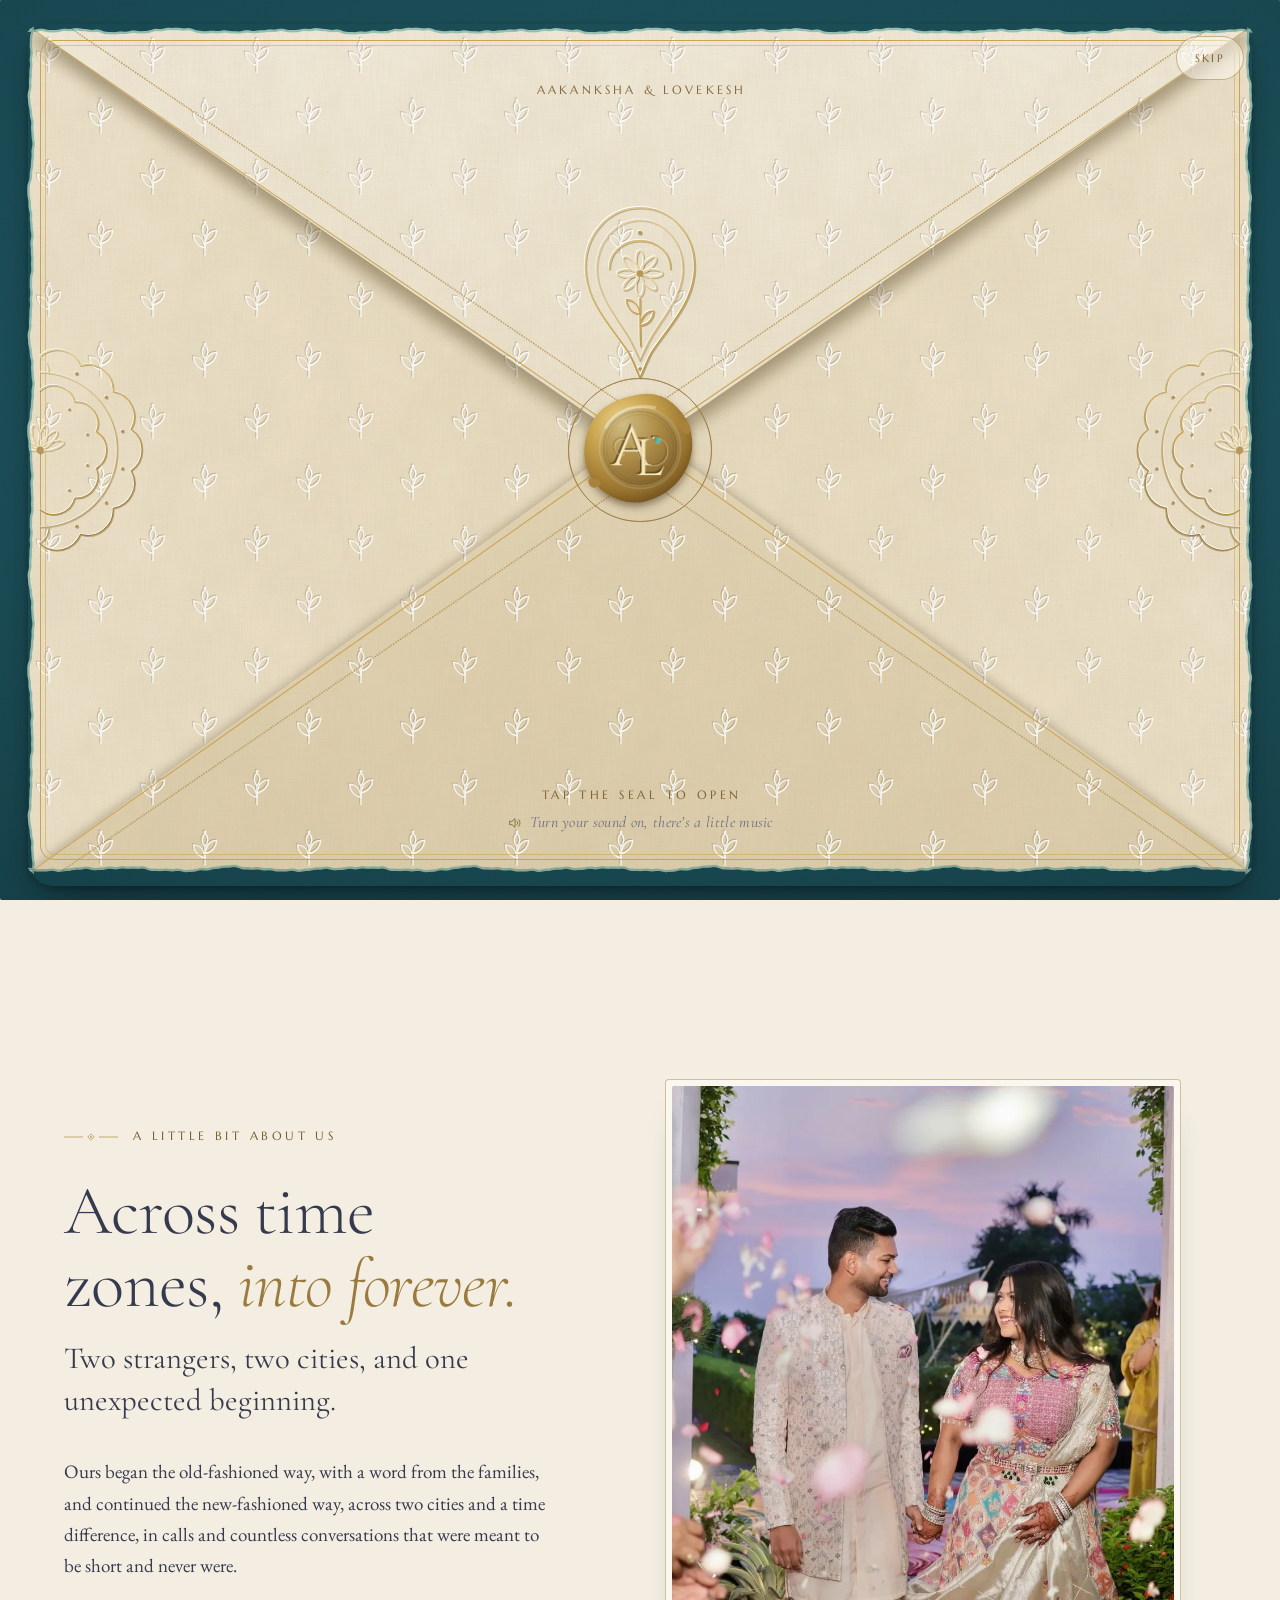
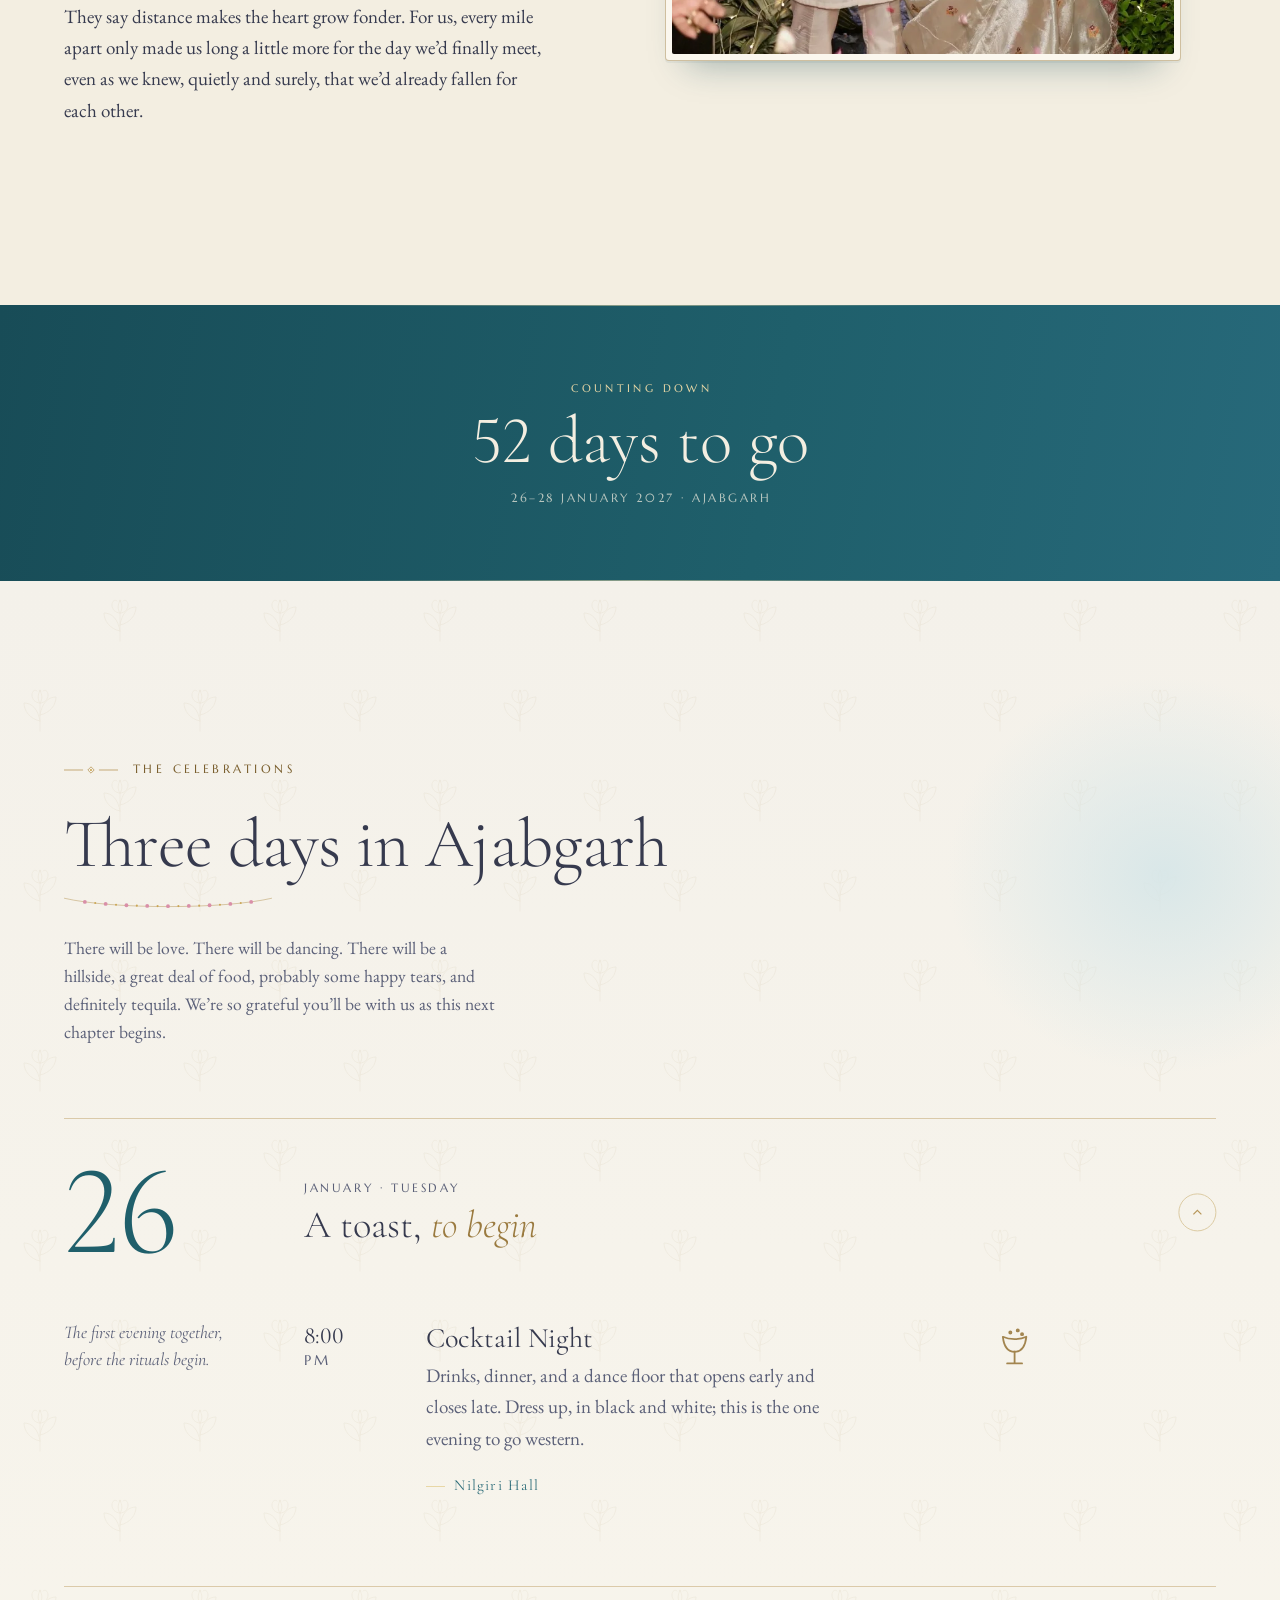
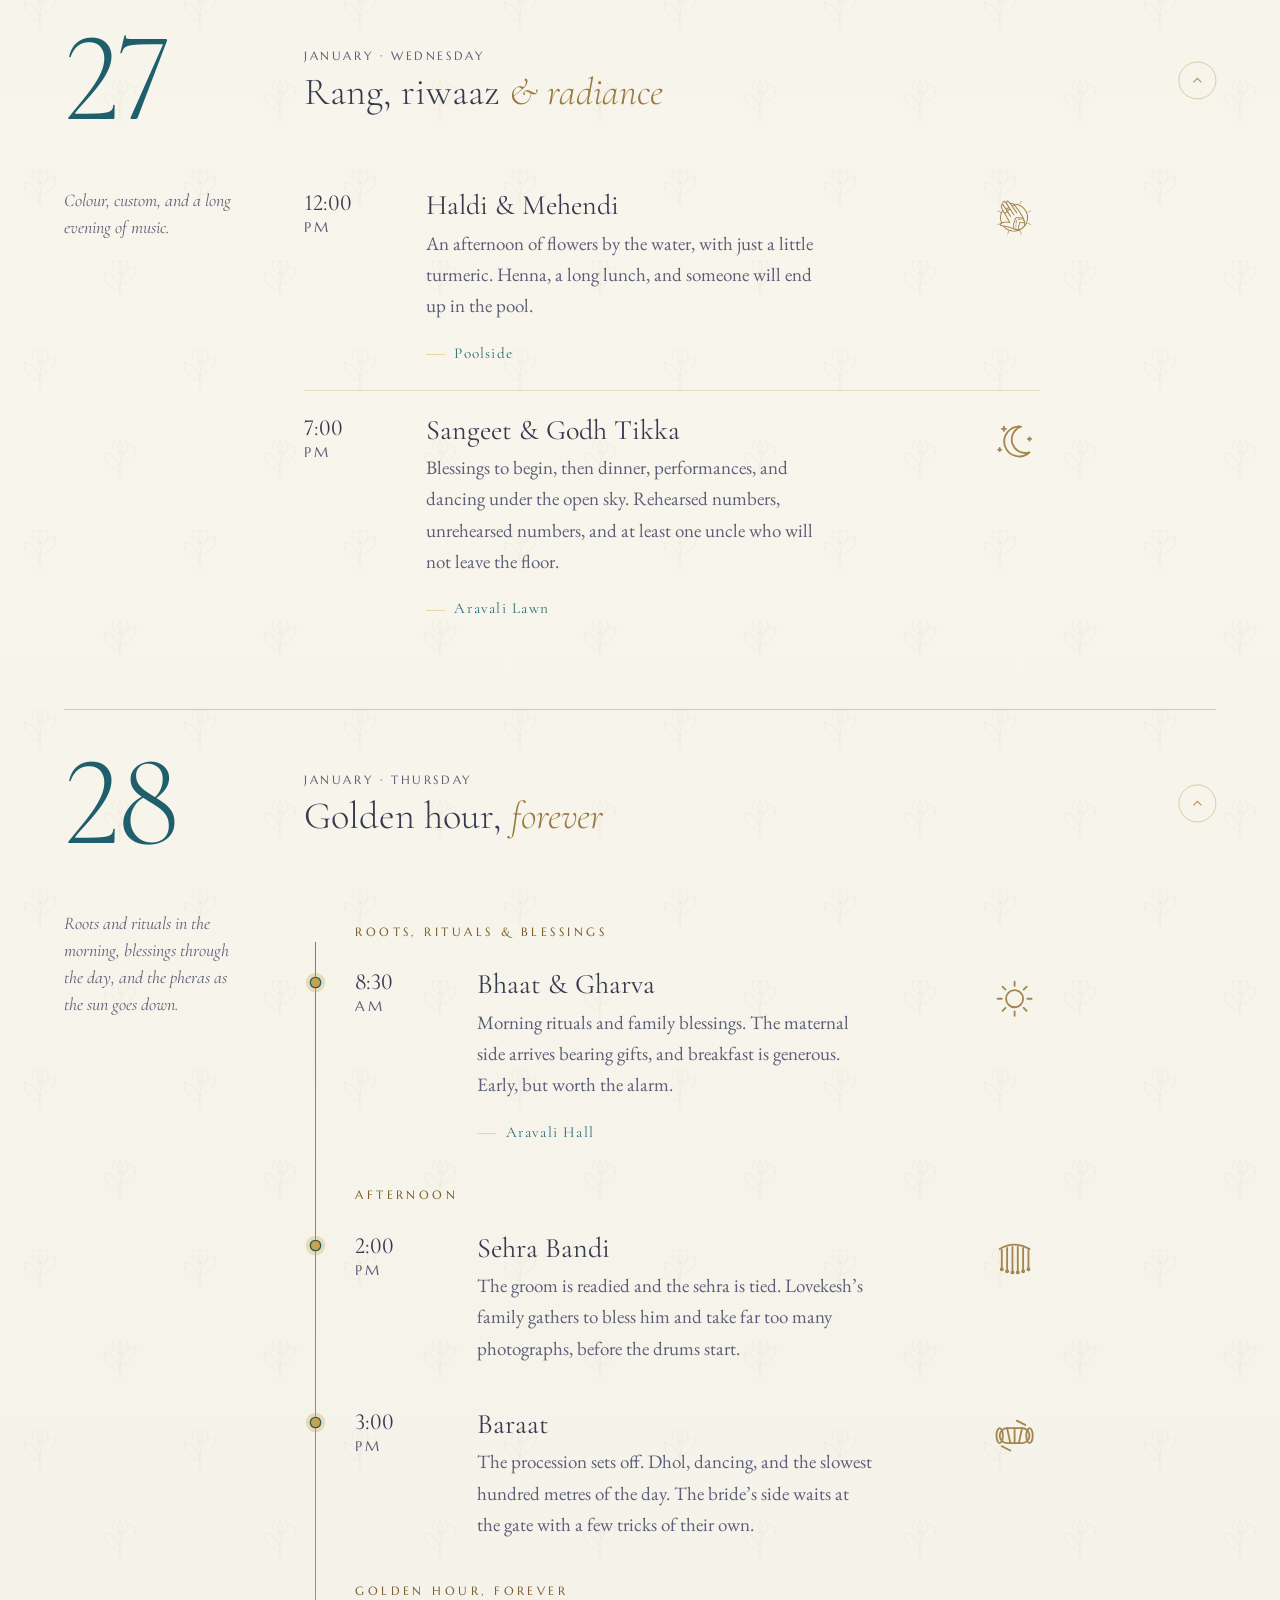
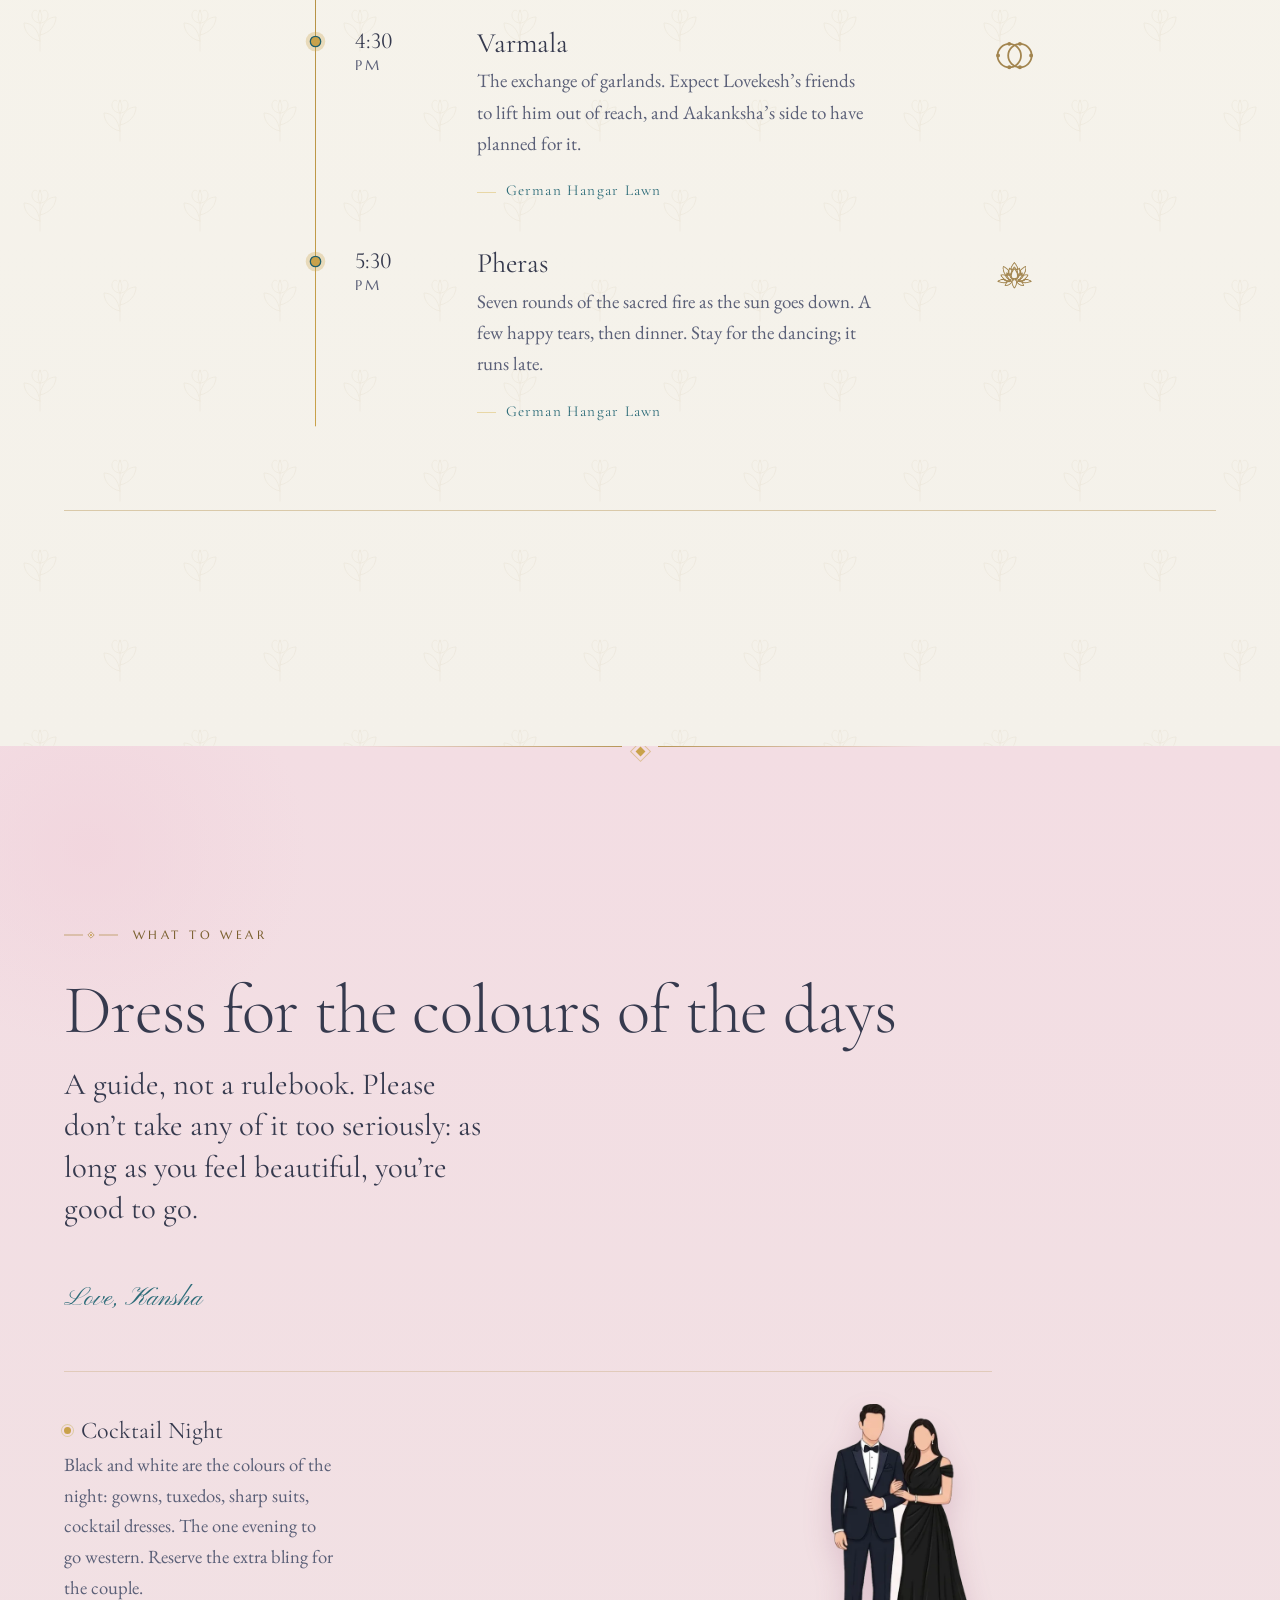
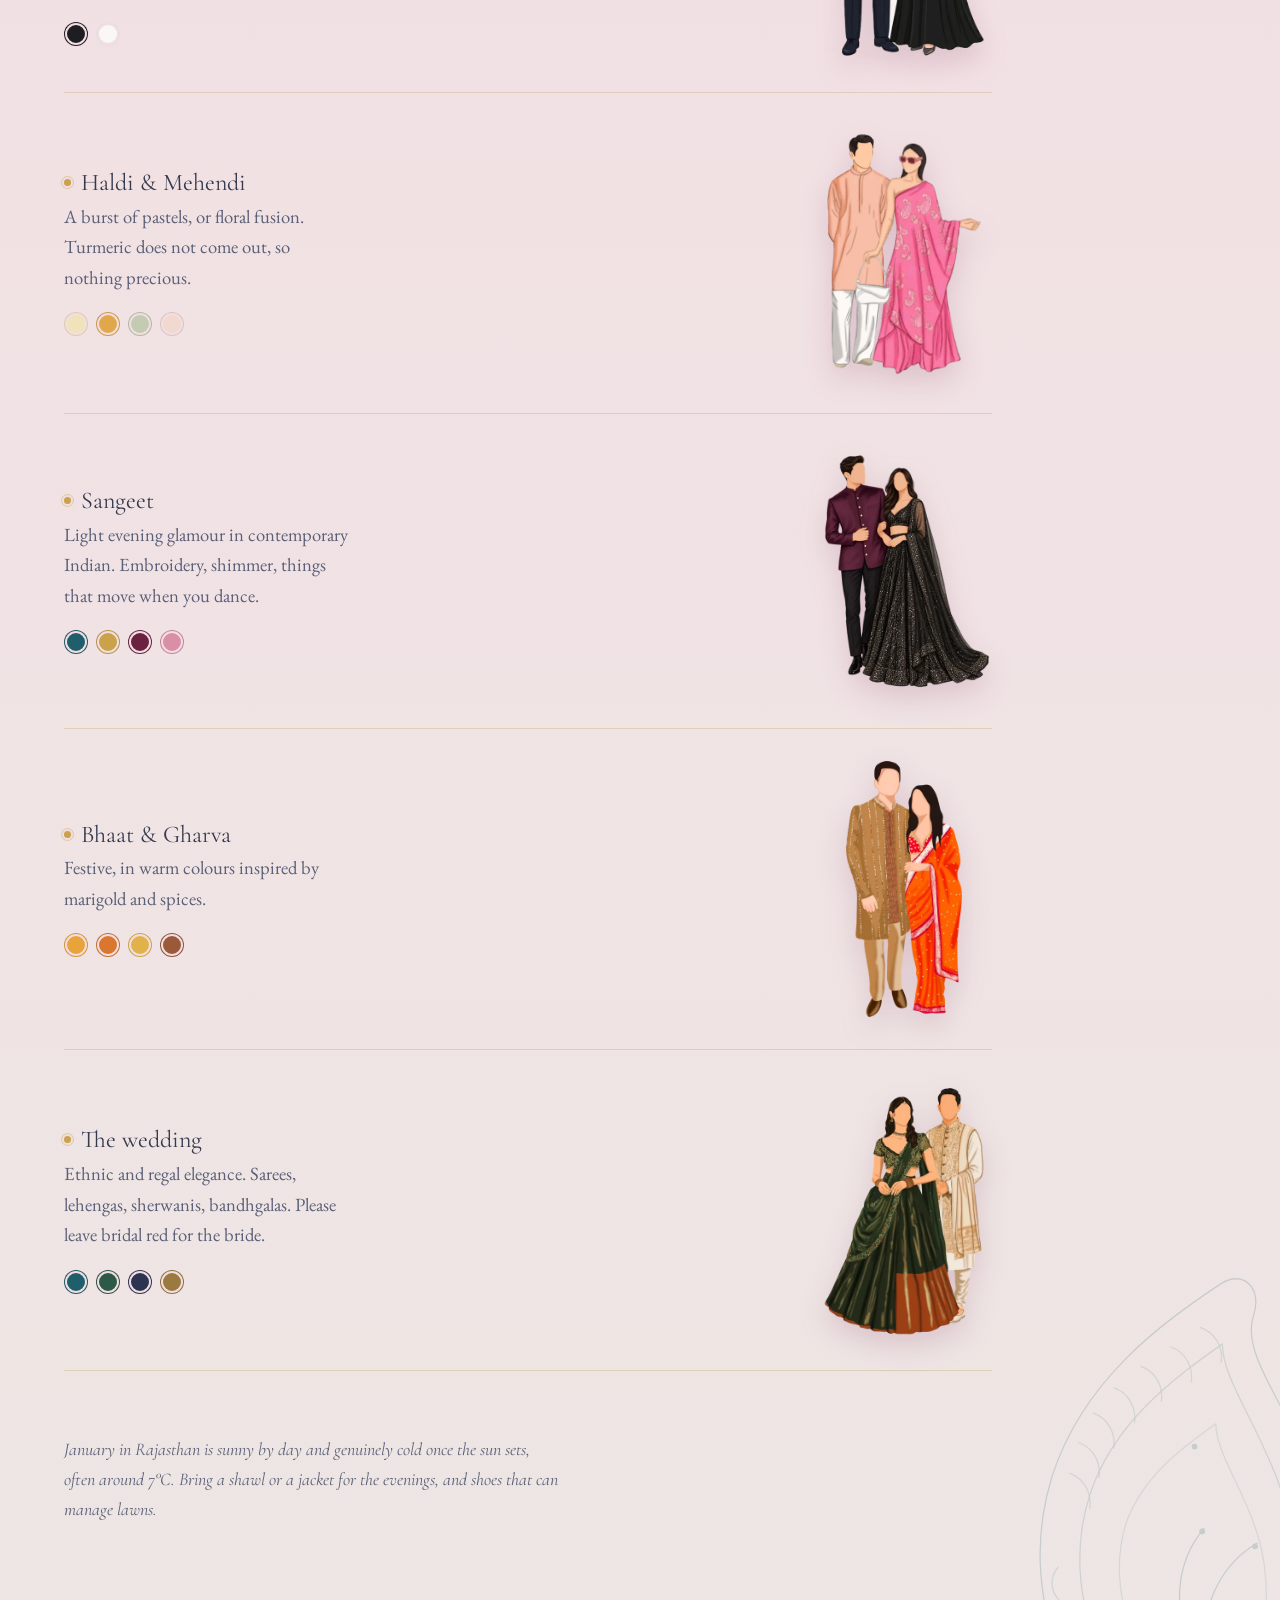
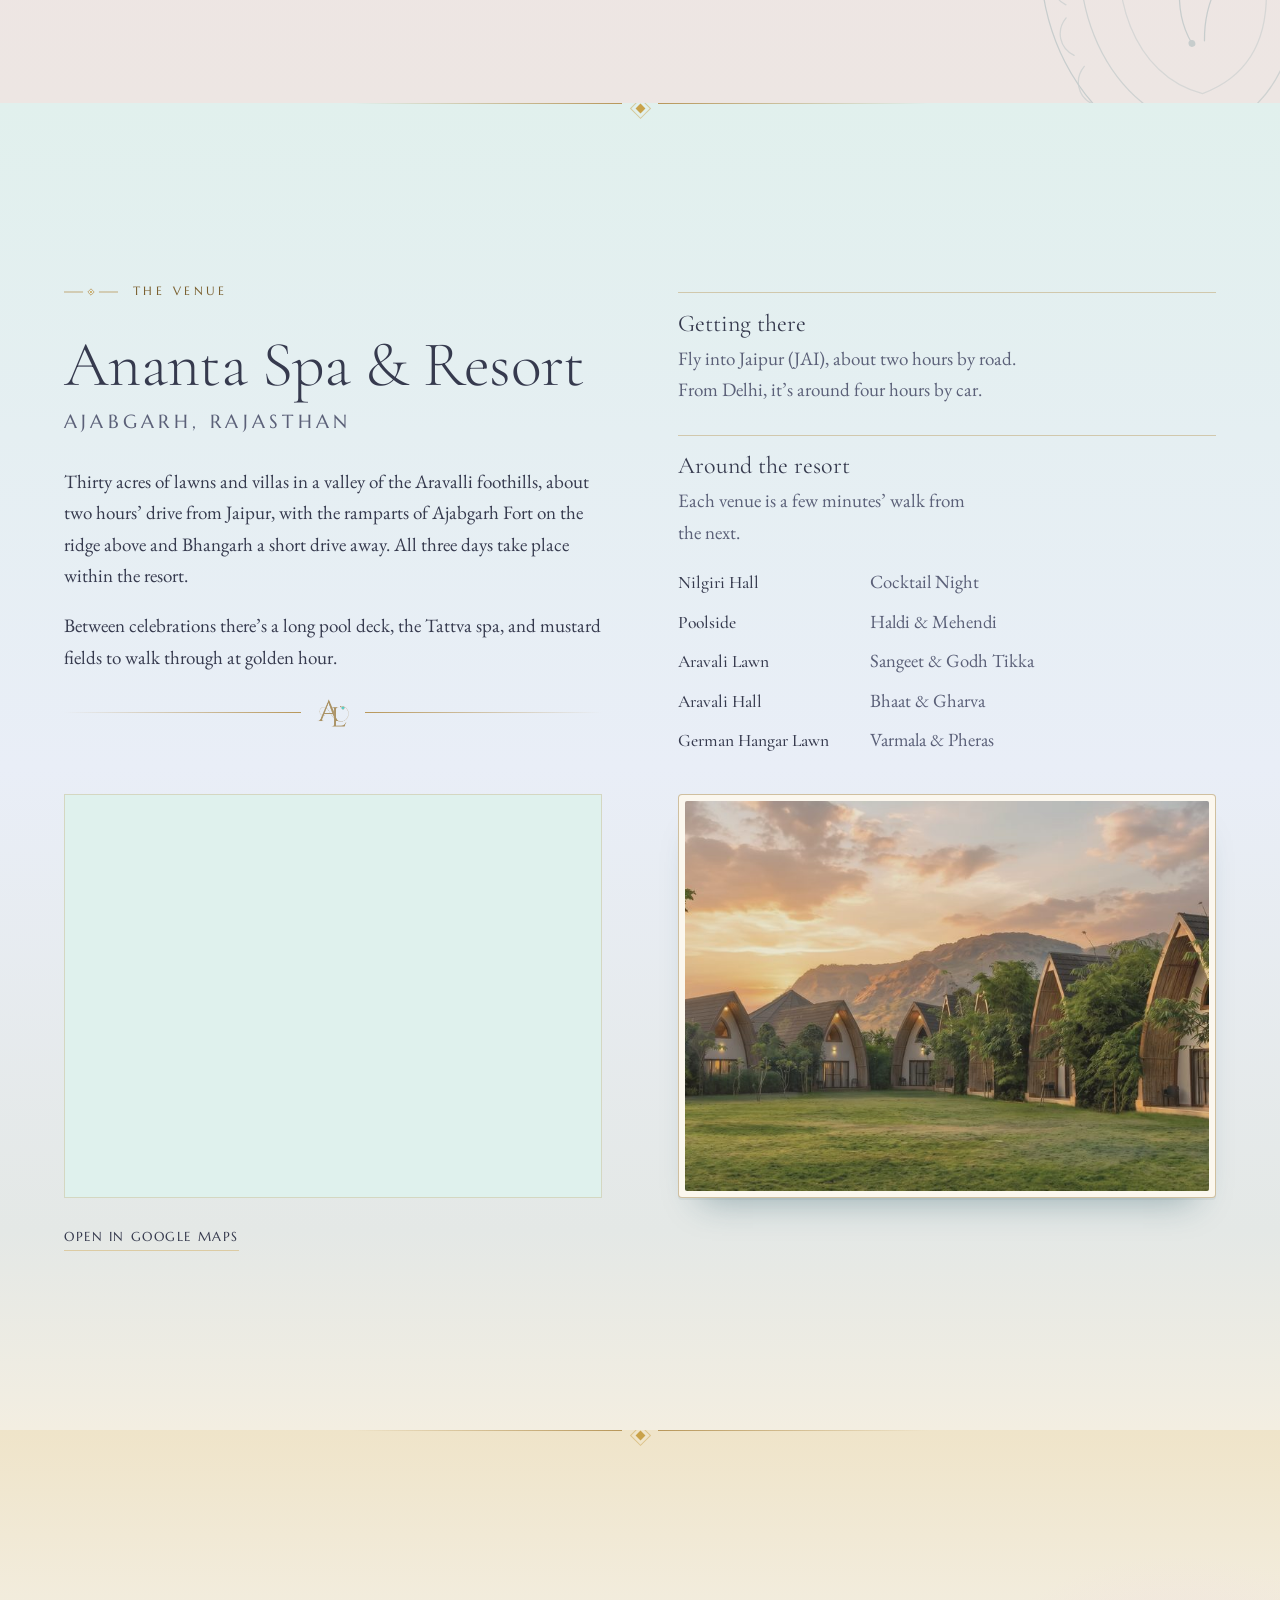
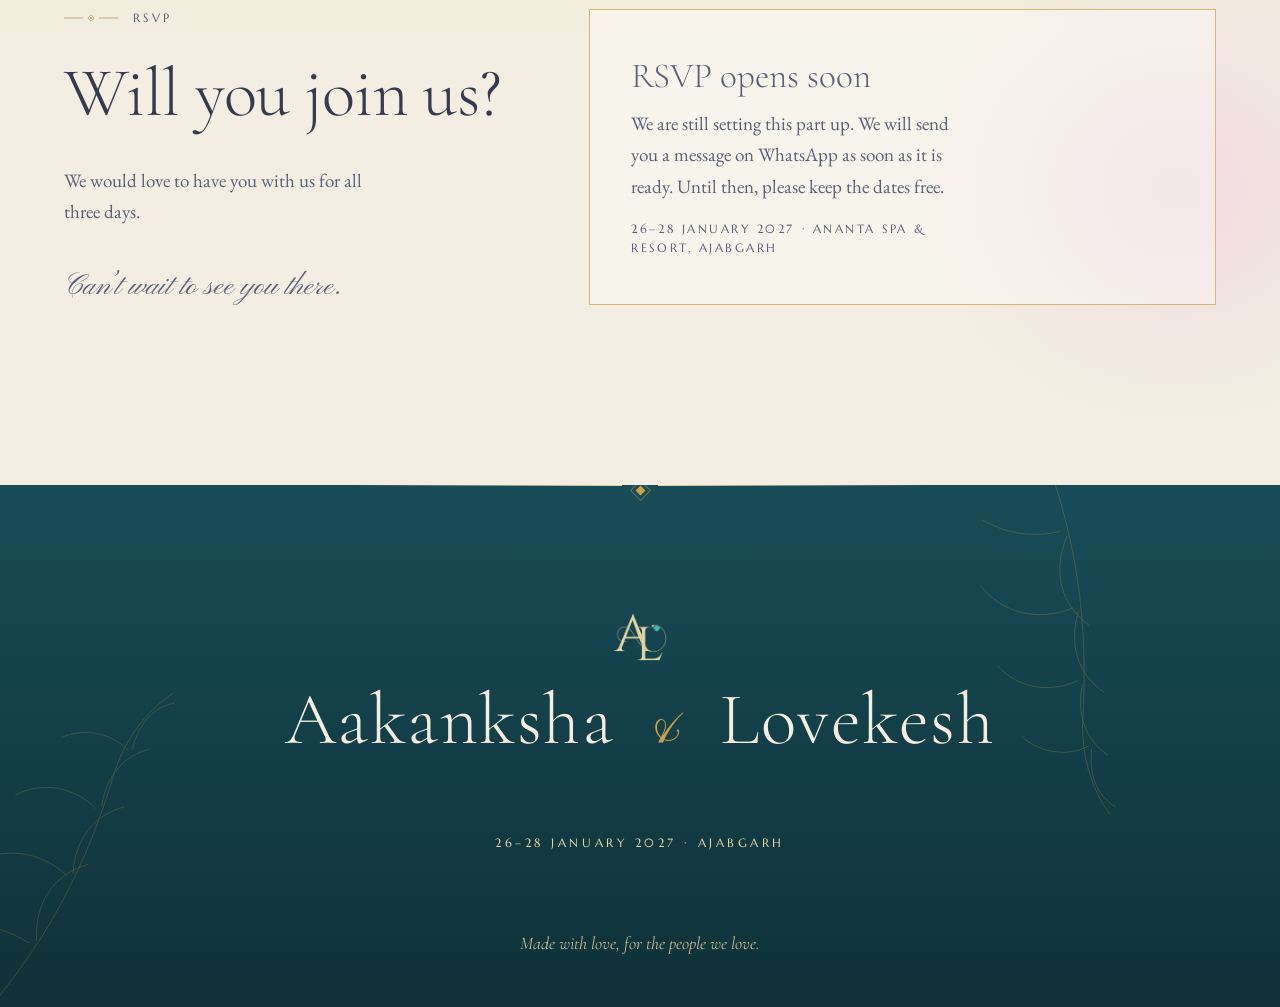
<file: index.html>
<!DOCTYPE html>
<html lang="en" data-rsvp="soon">
<head>
  <meta charset="utf-8">
  <meta name="viewport" content="width=device-width, initial-scale=1">
  <title>Aakanksha &amp; Lovekesh — 26–28 January 2027</title>
  <meta name="description" content="Aakanksha and Lovekesh are getting married. Join us at Ananta Spa & Resort, Ajabgarh, Rajasthan, from 26 to 28 January 2027.">
  <link rel="canonical" href="https://kansha.love/">
  <meta property="og:url" content="https://kansha.love/">
  <meta property="og:title" content="Aakanksha & Lovekesh">
  <meta property="og:description" content="26–28 January 2027 · Ananta Spa & Resort, Ajabgarh">
  <meta property="og:type" content="website">
  <meta property="og:site_name" content="Aakanksha & Lovekesh">
  <meta property="og:image" content="https://kansha.love/media/share.jpg?v=2">
  <meta property="og:image:width" content="1200">
  <meta property="og:image:height" content="630">
  <meta property="og:image:alt" content="Aakanksha & Lovekesh, 26–28 January 2027, Ananta Spa & Resort, Ajabgarh">
  <meta name="twitter:card" content="summary_large_image">
  <meta name="theme-color" content="#e9dfc6">
  <link rel="icon" type="image/png" href="media/favicon.png?v=4">
  <link rel="apple-touch-icon" href="media/apple-touch-icon.png?v=4">
  <script>document.documentElement.classList.add("js");</script>
  <link rel="preconnect" href="https://fonts.googleapis.com">
  <link rel="preconnect" href="https://fonts.gstatic.com" crossorigin>
  <link href="https://fonts.googleapis.com/css2?family=Cormorant+Garamond:ital,wght@0,300;0,400;0,500;1,300;1,400&family=EB+Garamond:ital,wght@0,400;0,500;1,400&family=Marcellus&family=Pinyon+Script&display=swap" rel="stylesheet">
  <link rel="preload" as="image" href="media/monogram-mask.png?v=4" crossorigin="anonymous">
  <link rel="preload" as="image" href="media/monogram-heart.png?v=4" crossorigin="anonymous">
  <link rel="stylesheet" href="css/styles.css?v=91">
</head>
<body>
  <a class="skip-link" href="#top">Skip to content</a>

  <!-- ============================================================ -->
  <!-- The invitation: an envelope that opens, then the site         -->
  <!-- ============================================================ -->
  <div class="invite" id="invite" role="dialog" aria-modal="true" aria-label="Your invitation" tabindex="-1">
    <svg class="orn-defs" aria-hidden="true" focusable="false">
      <defs>
        <linearGradient id="foil" gradientUnits="userSpaceOnUse" x1="0" y1="0" x2="180" y2="240" spreadMethod="reflect"><stop offset="0" stop-color="#e9d9a8"/><stop offset=".42" stop-color="#c9a24a"/><stop offset=".72" stop-color="#9f7f3c"/><stop offset="1" stop-color="#dcc07a"/></linearGradient>
        <symbol id="s-side" viewBox="0 0 112 260" overflow="visible"><path d='M0.0 26.0 A28.2 28.2 0 0 1 45.1 36.3 A28.2 28.2 0 0 1 81.3 65.2 A28.2 28.2 0 0 1 101.4 106.9 A28.2 28.2 0 0 1 101.4 153.1 A28.2 28.2 0 0 1 81.3 194.8 A28.2 28.2 0 0 1 45.1 223.7 A28.2 28.2 0 0 1 0.0 234.0'/><path d='M0 44 A86 86 0 0 1 0 216' opacity='.7'/><path d='M0.0 64.0 A24.1 24.1 0 0 1 38.8 76.6 A24.1 24.1 0 0 1 62.8 109.6 A24.1 24.1 0 0 1 62.8 150.4 A24.1 24.1 0 0 1 38.8 183.4 A24.1 24.1 0 0 1 0.0 196.0'/><circle cx='40.8' cy='45.2' r='1.9' fill='currentColor' stroke='none'/><circle cx='73.6' cy='71.3' r='1.9' fill='currentColor' stroke='none'/><circle cx='91.8' cy='109.1' r='1.9' fill='currentColor' stroke='none'/><circle cx='91.8' cy='150.9' r='1.9' fill='currentColor' stroke='none'/><circle cx='73.6' cy='188.7' r='1.9' fill='currentColor' stroke='none'/><circle cx='40.8' cy='214.8' r='1.9' fill='currentColor' stroke='none'/><circle cx='32.6' cy='85.1' r='1.5' fill='currentColor' stroke='none'/><circle cx='52.7' cy='112.9' r='1.5' fill='currentColor' stroke='none'/><circle cx='52.7' cy='147.1' r='1.5' fill='currentColor' stroke='none'/><circle cx='32.6' cy='174.9' r='1.5' fill='currentColor' stroke='none'/><ellipse cx='0' cy='-15.0' rx='4.2' ry='13' transform='translate(0 130) rotate(-72.0)'/><ellipse cx='0' cy='-15.0' rx='4.2' ry='13' transform='translate(0 130) rotate(-43.2)'/><ellipse cx='0' cy='-15.0' rx='4.2' ry='13' transform='translate(0 130) rotate(-14.4)'/><ellipse cx='0' cy='-15.0' rx='4.2' ry='13' transform='translate(0 130) rotate(14.4)'/><ellipse cx='0' cy='-15.0' rx='4.2' ry='13' transform='translate(0 130) rotate(43.2)'/><ellipse cx='0' cy='-15.0' rx='4.2' ry='13' transform='translate(0 130) rotate(72.0)'/><circle cx='0' cy='130' r='4' fill='currentColor' stroke='none'/><path d='M0 26 c6 4 10 10 10 18 M0 234 c6 -4 10 -10 10 -18' opacity='.8'/></symbol>
        <symbol id="s-pendant" viewBox="0 0 120 160" overflow="visible"><path d='M60 6 C88 6 110 30 108 62 C106 92 84 112 70 134 C66 141 63 150 60 156 C57 150 54 141 50 134 C36 112 14 92 12 62 C10 30 32 6 60 6 Z'/><path d='M60 17 C82 17 99 37 98 62 C97 86 79 104 68 124 C65 130 62 136 60 141 C58 136 55 130 52 124 C41 104 23 86 22 62 C21 37 38 17 60 17 Z' opacity='.6'/><path d='M33 60 c0 -14 11 -25 27 -25 s27 11 27 25'/><ellipse cx='0' cy='-11.0' rx='3.4' ry='9' transform='translate(60 64) rotate(0.0)'/><ellipse cx='0' cy='-11.0' rx='3.4' ry='9' transform='translate(60 64) rotate(45.0)'/><ellipse cx='0' cy='-11.0' rx='3.4' ry='9' transform='translate(60 64) rotate(90.0)'/><ellipse cx='0' cy='-11.0' rx='3.4' ry='9' transform='translate(60 64) rotate(135.0)'/><ellipse cx='0' cy='-11.0' rx='3.4' ry='9' transform='translate(60 64) rotate(180.0)'/><ellipse cx='0' cy='-11.0' rx='3.4' ry='9' transform='translate(60 64) rotate(225.0)'/><ellipse cx='0' cy='-11.0' rx='3.4' ry='9' transform='translate(60 64) rotate(270.0)'/><ellipse cx='0' cy='-11.0' rx='3.4' ry='9' transform='translate(60 64) rotate(315.0)'/><circle cx='60' cy='64' r='3' fill='currentColor' stroke='none'/><path d='M60 86 C60 100 60 114 60.5 128 M60 100 c-8 -1 -12 -7 -12 -13 c6 0 11 5 12 13z M60 110 c8 -1 12 -7 12 -13 c-6 0 -11 5 -12 13z'/><circle cx='60' cy='28' r='1.8' fill='currentColor' stroke='none'/><circle cx='60' cy='148' r='1.6' fill='currentColor' stroke='none'/></symbol>
      </defs>
    </svg>
    <div class="invite__stage">
      <div class="env" id="env">
        <div class="env__back"></div>
        <div class="env__cardwrap">
          <div class="env__card">
            <span class="env__crest mono-mark" aria-hidden="true"></span>
            <p class="env__names">We’re getting married</p>
            <span class="env__rule" aria-hidden="true"></span>
            <p class="env__when">26–28 January 2027</p>
            <p class="env__where">Ajabgarh, Rajasthan</p>
          </div>
        </div>
        <div class="env__body">
          <div class="env__fold env__wings" aria-hidden="true"><div class="env__paper env__paper--l"></div><div class="env__paper env__paper--r"></div></div>
          <div class="env__fold env__basewrap" aria-hidden="true"><div class="env__paper env__paper--b"><svg class="env__piping" viewBox="0 0 100 68" preserveAspectRatio="none"><path d="M0 68 L50 33.3 L100 68" fill="none" stroke="#c9a24a" stroke-width="1.1" opacity=".9" vector-effect="non-scaling-stroke"/><path d="M2.4 68 L50 36 L97.6 68" fill="none" stroke="#b8975a" stroke-width="1.8" stroke-linecap="round" stroke-dasharray="0 2.8" opacity=".85" vector-effect="non-scaling-stroke"/></svg></div></div>
          <div class="env__frame env__frame--body" aria-hidden="true"></div>
          <svg class="orn orn--side orn--side-l" viewBox="0 0 112 260" aria-hidden="true"><use href="#s-side" class="orn__lo"/><use href="#s-side" class="orn__hi"/><use href="#s-side" class="orn__foil"/></svg>
          <svg class="orn orn--side orn--side-r" viewBox="0 0 112 260" aria-hidden="true"><use href="#s-side" class="orn__lo"/><use href="#s-side" class="orn__hi"/><use href="#s-side" class="orn__foil"/></svg>
          <div class="env__shadewrap" aria-hidden="true"><div class="env__shade"></div></div>
          <div class="env__flapwrap">
            <div class="env__flap">
              <svg class="env__piping" viewBox="0 0 100 39.44" preserveAspectRatio="none" aria-hidden="true"><path d="M0 0 L50 39 L100 0" fill="none" stroke="#c9a24a" stroke-width="1.1" opacity=".9" vector-effect="non-scaling-stroke"/><path d="M3.2 0 L50 36.3 L96.8 0" fill="none" stroke="#b8975a" stroke-width="1.8" stroke-linecap="round" stroke-dasharray="0 2.8" opacity=".85" vector-effect="non-scaling-stroke"/></svg>
              <div class="env__frame" aria-hidden="true"></div>
              <p class="env__return">Aakanksha &amp; Lovekesh</p>
              <svg class="orn orn--pendant" viewBox="0 0 120 160" aria-hidden="true"><use href="#s-pendant" class="orn__lo"/><use href="#s-pendant" class="orn__hi"/><use href="#s-pendant" class="orn__foil"/></svg>
            </div>
            <div class="env__flapback"></div>
          </div>
          <button class="seal" id="seal" type="button" aria-label="Open the invitation">
            <svg class="seal__wax" viewBox="0 0 120 120" aria-hidden="true">
              <defs>
                <radialGradient id="waxG" cx="36%" cy="28%" r="78%"><stop offset="0" stop-color="#f0d992"/><stop offset=".38" stop-color="#cba54f"/><stop offset=".8" stop-color="#95702b"/><stop offset="1" stop-color="#684a1b"/></radialGradient>
                <radialGradient id="waxRim" cx="50%" cy="50%" r="50%"><stop offset=".74" stop-color="#000" stop-opacity="0"/><stop offset=".86" stop-color="#000" stop-opacity=".22"/><stop offset=".94" stop-color="#fff" stop-opacity=".14"/><stop offset="1" stop-color="#000" stop-opacity="0"/></radialGradient>
                <filter id="waxShadow" x="-25%" y="-25%" width="150%" height="160%"><feDropShadow dx="0" dy="4" stdDeviation="3.5" flood-color="#3a2a10" flood-opacity=".5"/></filter>
              </defs>
              <path d="M60 6 C73 4 85 8 93 16 C102 24 109 35 110 47 C112 59 109 73 101 85 C93 97 79 107 64 110 C49 113 33 108 22 98 C12 89 6 76 6 62 C6 48 11 34 20 24 C30 13 47 8 60 6 Z" fill="url(#waxG)" filter="url(#waxShadow)"/>
              <path d="M97 31 C105 29 111 36 108 44 C103 46 97 41 97 31 Z M22 93 C17 99 10 97 10 89 C14 85 21 87 22 93 Z" fill="#a8823a"/>
              <circle cx="60" cy="58" r="42" fill="url(#waxRim)"/>
              <circle cx="60" cy="58" r="36.5" fill="none" stroke="rgba(255,255,255,.16)" stroke-width="1.2"/>
              <circle cx="60" cy="58" r="33" fill="rgba(16,20,44,.14)"/>
              <path d="M27 38 C35 23 53 15 74 19" fill="none" stroke="rgba(255,255,255,.34)" stroke-width="3" stroke-linecap="round"/>
            </svg>
            <span class="seal__mono seal__mono--shade" aria-hidden="true"></span>
            <span class="seal__mono" aria-hidden="true"></span>
          </button>
        </div>
      </div>
      <p class="invite__hint" id="inviteHint"><span class="invite__tap">Tap the seal to open</span><span class="invite__sound"><svg class="invite__speaker" viewBox="0 0 24 24" aria-hidden="true"><path d="M4 9.5v5h3.5L12 18.5v-13L7.5 9.5z"/><path d="M15 9.2a4 4 0 0 1 0 5.6M17.6 6.8a7.5 7.5 0 0 1 0 10.4"/></svg>Turn your sound on, there’s a little music</span></p>
    </div>
    <button class="invite__skip" id="inviteSkip" type="button">Skip</button>
  </div>
  <audio id="inviteAudio" src="media/music/sunsetz-intro.mp3" preload="none" aria-hidden="true"></audio>
  <script>
    (function () {
      var h = document.documentElement, inv = document.getElementById("invite");
      if (location.hash) { inv.remove(); document.getElementById("inviteAudio").preload = "none"; h.classList.add("is-revealed"); }
      else {
        h.classList.add("has-invite");
        /* Fetch the music only once the page itself has loaded, so it never competes with fonts and the monogram. */
        addEventListener("load", function () {
          var a = document.getElementById("inviteAudio"), idle = window.requestIdleCallback || function (f) { setTimeout(f, 250); };
          idle(function () { if (a && !h.classList.contains("is-revealed")) { a.preload = "auto"; a.load(); } });
        });
      }
    })();
  </script>

  <!-- ============================================================ -->
  <!-- Navigation                                                    -->
  <!-- ============================================================ -->
  <header class="nav" id="nav">
    <a class="nav__mono" href="#top" aria-label="Back to top"><span class="mono-mark" aria-hidden="true"></span></a>
    <nav aria-label="Sections">
      <ul class="nav__links" id="navLinks">
        <li><a href="#story">About us</a></li>
        <li><a href="#celebrations">Celebrations</a></li>
        <li><a href="#wear">What to wear</a></li>
        <li><a href="#venue">Venue</a></li>
      </ul>
    </nav>
    <div style="display:flex;gap:.6rem;align-items:center">
      <a class="pill" href="#rsvp">RSVP</a>
      <button class="nav__toggle" id="navToggle" aria-expanded="false" aria-controls="navLinks" aria-label="Menu"><span></span><span></span><span></span></button>
    </div>
  </header>

  <main id="top">

    <!-- ============================================================ -->
    <!-- Hero                                                          -->
    <!-- ============================================================ -->
    <section class="hero" aria-label="Aakanksha and Lovekesh, 26 to 28 January 2027, Ajabgarh">
      <div class="hero__art" aria-hidden="true">
        <svg viewBox="0 0 1600 1000" preserveAspectRatio="xMidYMax slice" xmlns="http://www.w3.org/2000/svg">
          <defs>
            <!-- painted, slightly ragged edges -->
            <filter id="wc" x="-5%" y="-20%" width="110%" height="140%">
              <feTurbulence type="fractalNoise" baseFrequency=".012 .03" numOctaves="2" seed="7" result="n"/>
              <feDisplacementMap in="SourceGraphic" in2="n" scale="18" xChannelSelector="R" yChannelSelector="G"/>
              <feGaussianBlur stdDeviation=".6"/>
            </filter>
            <filter id="wcSoft" x="-5%" y="-10%" width="110%" height="120%">
              <feTurbulence type="fractalNoise" baseFrequency=".02 .04" numOctaves="2" seed="5" result="n"/>
              <feDisplacementMap in="SourceGraphic" in2="n" scale="4" xChannelSelector="R" yChannelSelector="G"/>
            </filter>
            <filter id="soft" x="-20%" y="-50%" width="140%" height="200%">
              <feGaussianBlur stdDeviation="22"/>
            </filter>
            <filter id="softer" x="-20%" y="-50%" width="140%" height="200%">
              <feGaussianBlur stdDeviation="8"/>
            </filter>

            <linearGradient id="farHill" x1="0" y1="0" x2="0" y2="1">
              <stop offset="0" stop-color="#7e9aa3"/>
              <stop offset="1" stop-color="#a6bcc0"/>
            </linearGradient>
            <linearGradient id="midHill" x1="0" y1="0" x2="0" y2="1">
              <stop offset="0" stop-color="#587b85"/>
              <stop offset=".55" stop-color="#6f919a"/>
              <stop offset="1" stop-color="#8aa6ad"/>
            </linearGradient>
            <linearGradient id="nearHill" x1="0" y1="0" x2="0" y2="1">
              <stop offset="0" stop-color="#3f5f69"/>
              <stop offset="1" stop-color="#5a7882"/>
            </linearGradient>
            <linearGradient id="peak" x1="0" y1="0" x2="0" y2="1">
              <stop offset="0" stop-color="#f3cfae" stop-opacity=".85"/>
              <stop offset="1" stop-color="#f3cfae" stop-opacity="0"/>
            </linearGradient>
            <linearGradient id="shell" x1="0" y1="0" x2="1" y2="0">
              <stop offset="0" stop-color="#c7cbd3"/>
              <stop offset=".5" stop-color="#e6e6e1"/>
              <stop offset="1" stop-color="#d3d2cc"/>
            </linearGradient>
            <linearGradient id="face" x1="0" y1="0" x2="1" y2="0">
              <stop offset="0" stop-color="#ebe5d9"/>
              <stop offset=".35" stop-color="#f6f1e7"/>
              <stop offset="1" stop-color="#f1ebe0"/>
            </linearGradient>
            <linearGradient id="ground" x1="0" y1="0" x2="0" y2="1">
              <stop offset="0" stop-color="#6f8664"/>
              <stop offset=".4" stop-color="#9fae93"/>
              <stop offset=".75" stop-color="#d9dccd"/>
              <stop offset="1" stop-color="#f3eee1"/>
            </linearGradient>
          </defs>



          <!-- clouds: a few soft washes in the sky -->
          <g filter="url(#soft)" opacity=".7">
            <ellipse cx="380" cy="430" rx="260" ry="34" fill="#e6ddd3" opacity=".8"/>
            <ellipse cx="1180" cy="380" rx="300" ry="30" fill="#e2dcd0" opacity=".8"/>
            <ellipse cx="820" cy="520" rx="340" ry="26" fill="#f5d9d2" opacity=".85"/>
            <ellipse cx="1420" cy="560" rx="220" ry="24" fill="#f8d2b8" opacity=".85"/>
            <ellipse cx="180" cy="580" rx="200" ry="22" fill="#f8d2b8" opacity=".75"/>
          </g>

          <!-- the sun, low behind the ridge -->
          <g filter="url(#soft)">
            <ellipse cx="1120" cy="690" rx="260" ry="70" fill="#f7c89a" opacity=".45"/>
            <circle cx="1120" cy="676" r="44" fill="#ffd9a6" opacity=".9"/>
          </g>
          <!-- birds heading home -->

          <!-- landscape, nudged down so the names have room -->
          <g transform="translate(0 55)">
          <!-- hills -->
          <g class="drift drift--3"><g filter="url(#wc)" opacity=".85">
            <path fill="url(#farHill)" d="M-40 735 C120 700 220 672 330 668 C420 664 470 690 560 686 C650 682 700 640 790 626 C880 612 920 660 1010 662 C1100 664 1140 630 1230 626 C1320 622 1380 668 1460 676 C1540 684 1600 672 1660 680 L1660 760 L-40 760 Z"/>
          </g></g>
          <g class="drift drift--2"><g filter="url(#wc)">
            <path fill="url(#midHill)" d="M-40 745 C80 735 160 712 260 705 C360 698 400 724 500 718 C590 713 640 672 720 660 C800 648 836 650 900 650 C980 650 1010 694 1090 696 C1170 698 1220 666 1290 672 C1370 678 1420 714 1500 716 C1570 718 1620 708 1660 712 L1660 770 L-40 770 Z"/>
            <!-- Ajabgarh fort on the far ridge: a rampart, two bastions, a chhatri -->
            <g fill="#6f8c95" stroke="#5a7781" stroke-width=".8" opacity=".9">
              <path d="M255 684 v-10 h6 v4 h5 v-4 h6 v4 h5 v-4 h6 v4 h5 v-4 h6 v10 z"/>
              <path d="M250 684 v-16 a6 6 0 0 1 12 0 v16 z M296 684 v-18 a6 6 0 0 1 12 0 v18 z"/>
              <path d="M272 674 v-7 h12 v7 M273 667 q5-7 10 0" fill="none"/>
            </g>
            <!-- sunlit crest -->
            <path fill="url(#peak)" d="M640 700 C690 676 740 656 810 652 C870 648 900 650 920 654 C900 666 880 684 866 702 Z" opacity=".8"/>
          </g></g>
          <g class="drift"><g filter="url(#wc)">
            <path fill="url(#nearHill)" d="M-40 752 C60 748 120 738 220 740 C320 742 360 752 430 750 C520 748 560 728 640 724 C700 721 740 736 800 736 C860 736 890 724 950 722 C1030 720 1080 742 1150 742 C1220 742 1270 728 1340 730 C1420 732 1480 748 1560 748 C1600 748 1640 746 1660 748 L1660 775 L-40 775 Z"/>
            <!-- treeline: small irregular bumps -->
            <path fill="#2f4a53" opacity=".9" d="M300 751 c6-14 12-14 18 0 c4-9 10-9 14 0 c5-12 12-12 17 0 Z M560 735 c5-16 11-16 16 0 c4-10 10-10 14 0 c4-12 9-12 13 0 Z M690 740 c5-13 11-13 16 0 c3-8 8-8 11 0 Z M900 729 c5-15 11-15 16 0 c4-9 9-9 13 0 c5-12 11-12 16 0 Z M1010 745 c5-12 11-12 16 0 c4-8 9-8 13 0 Z M1180 742 c6-14 12-14 18 0 c3-9 9-9 12 0 Z M1390 740 c5-12 11-12 16 0 c3-8 8-8 11 0 c4-11 10-11 14 0 Z"/>
          </g></g>

          <!-- valley floor: scrub, fields and morning mist instead of water -->
          <rect x="0" y="754" width="1600" height="300" fill="url(#ground)"/>
          <g filter="url(#wc)" opacity=".55">
            <path fill="#7d9272" d="M-40 790 C200 770 420 782 640 772 C860 762 1080 780 1300 770 C1440 764 1560 770 1660 766 L1660 830 L-40 830 Z"/>
            <path fill="#98a98c" d="M-40 850 C240 830 480 846 720 836 C960 826 1200 842 1660 830 L1660 900 L-40 900 Z" opacity=".8"/>
          </g>
          <!-- scattered trees along the fields -->
          <path fill="#4a5f4e" opacity=".85" d="M120 790 c5-14 11-14 16 0 c3-8 8-8 11 0 Z M420 782 c6-16 12-16 18 0 c4-9 9-9 13 0 Z M760 776 c5-13 11-13 16 0 c3-8 8-8 11 0 c4-11 9-11 13 0 Z M1120 780 c6-15 12-15 18 0 c3-8 8-8 11 0 Z M1400 774 c5-13 11-13 16 0 c4-9 9-9 13 0 Z M980 822 c5-12 11-12 16 0 Z M300 826 c5-12 11-12 16 0 c3-7 8-7 11 0 Z"/>
          <!-- the lawn at dusk: palm, bougainvillea, shrubs, lamps -->
          <g><path d="M466.8 900 Q474.9 817.5 482.6 750 L485.4 750 Q478.9 817.5 473.2 900 Z" fill="#4a4038"/><g fill="#3d5648" opacity=".96"><path d="M484 750 Q453 740 425 760 Q456 755 484 750 Z"/><path d="M484 750 Q461 728 434 734 Q457 742 484 750 Z"/><path d="M484 750 Q475 721 454 716 Q463 731 484 750 Z"/><path d="M484 750 Q490 721 480 708 Q474 723 484 750 Z"/><path d="M484 750 Q501 727 505 712 Q487 720 484 750 Z"/><path d="M484 750 Q509 737 526 725 Q501 724 484 750 Z"/><path d="M484 750 Q512 748 540 746 Q511 733 484 750 Z"/><path d="M484 750 Q512 758 544 766 Q516 743 484 750 Z"/></g><path d="M1246.5 905 Q1244.4 814.2 1232.5 740 L1235.5 740 Q1248.4 814.2 1253.5 905 Z" fill="#4a4038"/><g fill="#3d5648" opacity=".96"><path d="M1234 740 Q1197 728 1162 752 Q1200 746 1234 740 Z"/><path d="M1234 740 Q1207 713 1174 721 Q1201 731 1234 740 Z"/><path d="M1234 740 Q1223 704 1198 699 Q1209 717 1234 740 Z"/><path d="M1234 740 Q1241 705 1229 689 Q1222 707 1234 740 Z"/><path d="M1234 740 Q1255 713 1259 694 Q1238 704 1234 740 Z"/><path d="M1234 740 Q1264 724 1284 710 Q1254 708 1234 740 Z"/><path d="M1234 740 Q1268 738 1301 735 Q1267 719 1234 740 Z"/><path d="M1234 740 Q1268 750 1307 759 Q1273 732 1234 740 Z"/></g><path d="M867.3 880 Q873.5 811.2 878.8 755 L881.2 755 Q877.5 811.2 872.7 880 Z" fill="#4a4038"/><g fill="#3d5648" opacity=".96"><path d="M880 755 Q858 748 838 762 Q860 759 880 755 Z"/><path d="M880 755 Q864 739 845 744 Q861 750 880 755 Z"/><path d="M880 755 Q874 734 859 731 Q865 742 880 755 Z"/><path d="M880 755 Q884 735 877 725 Q873 736 880 755 Z"/><path d="M880 755 Q892 739 895 728 Q882 734 880 755 Z"/><path d="M880 755 Q898 746 910 737 Q892 736 880 755 Z"/><path d="M880 755 Q900 754 919 752 Q899 743 880 755 Z"/><path d="M880 755 Q900 761 922 766 Q903 750 880 755 Z"/></g><path d="M1497.0 895 Q1504.2 818.0 1510.7 755 L1513.3 755 Q1508.2 818.0 1503.0 895 Z" fill="#4a4038"/><g fill="#3d5648" opacity=".96"><path d="M1512 755 Q1485 746 1459 764 Q1487 760 1512 755 Z"/><path d="M1512 755 Q1492 735 1468 741 Q1488 748 1512 755 Z"/><path d="M1512 755 Q1504 729 1485 725 Q1494 738 1512 755 Z"/><path d="M1512 755 Q1517 729 1508 718 Q1503 731 1512 755 Z"/><path d="M1512 755 Q1527 735 1530 721 Q1515 728 1512 755 Z"/><path d="M1512 755 Q1534 743 1549 733 Q1527 732 1512 755 Z"/><path d="M1512 755 Q1537 754 1561 751 Q1536 740 1512 755 Z"/><path d="M1512 755 Q1537 762 1565 769 Q1540 749 1512 755 Z"/></g></g>
          <g filter="url(#wcSoft)"><path d="M560 912 c-1 -14 -3 -26 -6 -36 M560 912 c3 -12 6 -24 10 -34 M560 912 v-28" stroke="#4a4038" stroke-width="1.5" fill="none"/><g fill="#c76d9b" opacity=".9"><circle cx="560" cy="858" r="22"/><circle cx="538" cy="870" r="18"/><circle cx="580" cy="872" r="19"/><circle cx="552" cy="846" r="14"/><circle cx="570" cy="884" r="14"/><circle cx="534" cy="888" r="12"/><circle cx="586" cy="888" r="12"/></g><g fill="#e0a3c0" opacity=".55"><circle cx="560" cy="858" r="22"/><circle cx="538" cy="870" r="18"/><circle cx="580" cy="872" r="19"/><circle cx="552" cy="846" r="14"/><circle cx="570" cy="884" r="14"/><circle cx="534" cy="888" r="12"/><circle cx="586" cy="888" r="12"/></g><path d="M1180 922 c-1 -14 -3 -26 -6 -36 M1180 922 c3 -12 6 -24 10 -34 M1180 922 v-28" stroke="#4a4038" stroke-width="1.8" fill="none"/><g fill="#c76d9b" opacity=".9"><circle cx="1180" cy="857" r="26"/><circle cx="1154" cy="872" r="22"/><circle cx="1204" cy="874" r="23"/><circle cx="1170" cy="843" r="17"/><circle cx="1192" cy="888" r="17"/><circle cx="1149" cy="893" r="14"/><circle cx="1211" cy="893" r="14"/></g><g fill="#e0a3c0" opacity=".55"><circle cx="1180" cy="857" r="26"/><circle cx="1154" cy="872" r="22"/><circle cx="1204" cy="874" r="23"/><circle cx="1170" cy="843" r="17"/><circle cx="1192" cy="888" r="17"/><circle cx="1149" cy="893" r="14"/><circle cx="1211" cy="893" r="14"/></g><path d="M150 900 c-1 -14 -3 -26 -6 -36 M150 900 c3 -12 6 -24 10 -34 M150 900 v-28" stroke="#4a4038" stroke-width="1.2" fill="none"/><g fill="#c76d9b" opacity=".9"><circle cx="150" cy="857" r="18"/><circle cx="132" cy="866" r="14"/><circle cx="166" cy="868" r="15"/><circle cx="144" cy="847" r="11"/><circle cx="158" cy="878" r="11"/><circle cx="129" cy="881" r="10"/><circle cx="171" cy="881" r="10"/></g><g fill="#e0a3c0" opacity=".55"><circle cx="150" cy="857" r="18"/><circle cx="132" cy="866" r="14"/><circle cx="166" cy="868" r="15"/><circle cx="144" cy="847" r="11"/><circle cx="158" cy="878" r="11"/><circle cx="129" cy="881" r="10"/><circle cx="171" cy="881" r="10"/></g></g>
          <g fill="#5e7257" opacity=".7"><path d="M560 900 c4-22 10-30 16-34 c-2 12-4 22-6 34z M572 900 c6-20 14-26 22-28 c-6 10-10 18-14 28z M584 900 c2-16 6-24 12-28 c0 10-2 18-4 28z"/><path d="M1120 914 c6-28 14-38 22-42 c-4 14-8 28-10 42z M1138 914 c8-26 18-34 28-36 c-8 12-14 24-18 36z"/><path d="M1460 924 c8-34 20-46 32-50 c-6 18-12 34-16 50z M1486 924 c10-30 24-40 36-42 c-10 14-20 28-24 42z"/></g>
          <g filter="url(#softer)" fill="#ffd98a" opacity=".55" class="glow"><circle cx="300" cy="886" r="13"/><circle cx="560" cy="892" r="13"/><circle cx="860" cy="894" r="13"/><circle cx="1180" cy="898" r="13"/><circle cx="1440" cy="902" r="13"/></g>
          <g><path d="M300 916 v-26" stroke="#4a4540" stroke-width="1.3"/><rect x="296.5" y="882.0" width="7" height="9" rx="1" fill="#ffe3a0" stroke="#6e6358" stroke-width=".5"/><path d="M560 922 v-26" stroke="#4a4540" stroke-width="1.3"/><rect x="556.5" y="888.0" width="7" height="9" rx="1" fill="#ffe3a0" stroke="#6e6358" stroke-width=".5"/><path d="M860 924 v-26" stroke="#4a4540" stroke-width="1.3"/><rect x="856.5" y="890.0" width="7" height="9" rx="1" fill="#ffe3a0" stroke="#6e6358" stroke-width=".5"/><path d="M1180 928 v-26" stroke="#4a4540" stroke-width="1.3"/><rect x="1176.5" y="894.0" width="7" height="9" rx="1" fill="#ffe3a0" stroke="#6e6358" stroke-width=".5"/><path d="M1440 932 v-26" stroke="#4a4540" stroke-width="1.3"/><rect x="1436.5" y="898.0" width="7" height="9" rx="1" fill="#ffe3a0" stroke="#6e6358" stroke-width=".5"/></g>
          <!-- fireflies over the lawn -->

          <!-- low mist bands -->
          <g filter="url(#soft)" opacity=".8">
            <ellipse cx="420" cy="800" rx="360" ry="16" fill="#e4e4da"/>
            <ellipse cx="1180" cy="812" rx="420" ry="18" fill="#e4e4da"/>
            <ellipse cx="800" cy="870" rx="520" ry="22" fill="#ebe8dd"/>
          </g>

          </g>

          <!-- botanical line art: left -->
          <g fill="none" stroke="#d4b87c" stroke-width="1.1" stroke-linecap="round" stroke-linejoin="round" opacity=".85">
            <path d="M-10 980 C60 900 90 820 120 700 C128 670 150 640 180 620"/>
            <path d="M40 905 c-30-24-70-22-96-6 M48 905 c-4-36 12-66 44-78 M72 860 c-22-26-60-28-86-12 M80 858 c0-34 16-60 46-68 M100 800 c-20-22-52-26-76-14 M104 800 c2-30 20-52 46-58 M124 738 c-16-20-44-24-66-14 M128 738 c4-26 20-44 42-50 M150 670 c-10-16-32-20-52-12 M154 668 c6-22 20-34 38-38"/>
            <path d="M160 640 c6-8 14-14 24-16 M168 650 c0-10 4-18 12-24"/>
            <!-- small five-petal blooms -->
            <g transform="translate(118 764)"><circle r="2" fill="#d4b87c" stroke="none"/><path d="M0-9 c4 0 6 4 4 7 M0-9 c-4 0-6 4-4 7 M8-2 c2 4-1 8-5 8 M-8-2 c-2 4 1 8 5 8 M0 9 c-3-1-4-4-3-7"/></g>
            <g transform="translate(66 920)"><circle r="1.8" fill="#d4b87c" stroke="none"/><path d="M0-8 c3 0 5 3 3 6 M0-8 c-3 0-5 3-3 6 M7-2 c2 3-1 7-4 7 M-7-2 c-2 3 1 7 4 7"/></g>
          </g>

          <!-- botanical line art: right (longer vine) -->
          <g fill="none" stroke="#d4b87c" stroke-width="1.1" stroke-linecap="round" stroke-linejoin="round" opacity=".8">
            <path d="M1610 120 C1540 220 1520 340 1540 470 C1552 560 1540 640 1500 700"/>
            <path d="M1572 180 c-34 2-58 24-66 52 M1566 190 c30-14 62-10 84 8 M1548 262 c-34 4-56 28-62 56 M1544 270 c28-12 60-6 80 14 M1536 348 c-34 8-54 32-58 60 M1534 356 c26-10 58-2 76 20 M1540 440 c-34 10-50 36-52 64 M1540 448 c24-8 54 2 70 24 M1540 530 c-32 12-46 40-46 68 M1542 538 c22-6 50 6 64 30 M1524 620 c-30 14-42 42-40 70"/>
            <g transform="translate(1592 300)"><circle r="2" fill="#d4b87c" stroke="none"/><path d="M0-9 c4 0 6 4 4 7 M0-9 c-4 0-6 4-4 7 M8-2 c2 4-1 8-5 8 M-8-2 c-2 4 1 8 5 8 M0 9 c-3-1-4-4-3-7"/></g>
            <g transform="translate(1518 500)"><circle r="1.8" fill="#d4b87c" stroke="none"/><path d="M0-8 c3 0 5 3 3 6 M0-8 c-3 0-5 3-3 6 M7-2 c2 3-1 7-4 7 M-7-2 c-2 3 1 7 4 7"/></g>
          </g>

          <!-- a few dusty-blue watercolour blooms, bottom right, echoing the Save the Date -->
          <g filter="url(#wc)" opacity=".55">
            <g fill="#c9779f">
              <ellipse cx="1500" cy="880" rx="16" ry="9" transform="rotate(-30 1500 880)"/>
              <ellipse cx="1526" cy="896" rx="14" ry="8" transform="rotate(20 1526 896)"/>
              <ellipse cx="1480" cy="910" rx="13" ry="8" transform="rotate(10 1480 910)"/>
              <ellipse cx="1550" cy="860" rx="12" ry="7" transform="rotate(-50 1550 860)"/>
              <ellipse cx="1455" cy="945" rx="11" ry="7" transform="rotate(35 1455 945)"/>
            </g>
            <g fill="#e0a84a" opacity=".75">
              <circle cx="1512" cy="938" r="7"/><circle cx="1470" cy="876" r="5.5"/><circle cx="1562" cy="906" r="5"/>
            </g>
            <g fill="#5f7257" opacity=".85">
              <path d="M1440 1000 c20-40 44-70 70-92 c-10 36-28 68-70 92z"/>
              <path d="M1580 1000 c-16-46-40-74-66-96 c6 40 26 74 66 96z"/>
            </g>
          </g>
        </svg>
        <svg class="hero__life" viewBox="0 0 1600 1000" preserveAspectRatio="xMidYMax slice" xmlns="http://www.w3.org/2000/svg">
          <g class="bulbs stars" fill="#fff">
            <g class="bulb"><circle cx="980" cy="118" r="1.8" opacity=".8"/></g>
            <g class="bulb"><circle cx="1240" cy="300" r="1.5" opacity=".7"/></g>
            <g class="bulb"><circle cx="430" cy="330" r="1.6" opacity=".75"/></g>
            <g class="bulb"><circle cx="680" cy="250" r="1.3" opacity=".7"/></g>
            <g class="bulb"><circle cx="1400" cy="400" r="1.4" opacity=".65"/></g>
            <g class="bulb"><circle cx="220" cy="420" r="1.3" opacity=".6"/></g>
            <g class="bulb"><circle cx="1060" cy="470" r="1.2" opacity=".6"/></g>
          </g>
          <g class="flock" fill="none" stroke="#35505a" stroke-width="1.4" stroke-linecap="round" opacity=".6">
            <g><path class="bird" d="M1160 300 q4-4 8 0 q4-4 8 0"/></g>
            <g transform="scale(.9) translate(130 32)"><path class="bird" d="M1186 288 q4-4 8 0 q4-4 8 0"/></g>
            <g transform="scale(1.1) translate(-108 -27)"><path class="bird" d="M1212 296 q4-4 8 0 q4-4 8 0"/></g>
            <g><path class="bird" d="M1240 282 q4-4 8 0 q4-4 8 0"/></g>
            <g transform="scale(.85) translate(226 50)"><path class="bird" d="M1268 292 q4-4 8 0 q4-4 8 0"/></g>
            <g><path class="bird" d="M1296 276 q4-4 8 0 q4-4 8 0"/></g>
            <g transform="scale(.95) translate(70 14)"><path class="bird" d="M1322 290 q4-4 8 0 q4-4 8 0"/></g>
            <g transform="scale(.8) translate(300 80)"><path class="bird" d="M1200 318 q4-4 8 0 q4-4 8 0"/></g>
            <g transform="scale(.9) translate(150 34)"><path class="bird" d="M1350 304 q4-4 8 0 q4-4 8 0"/></g>
          </g>
          <g transform="translate(0 55)">
          <g class="fireflies" fill="#ffe9a8"><circle class="firefly" cx="240" cy="900" r="1.7"/><circle class="firefly" cx="330" cy="870" r="1.7"/><circle class="firefly" cx="480" cy="915" r="1.7"/><circle class="firefly" cx="560" cy="890" r="1.7"/><circle class="firefly" cx="640" cy="925" r="1.7"/><circle class="firefly" cx="760" cy="905" r="1.7"/><circle class="firefly" cx="820" cy="880" r="1.7"/><circle class="firefly" cx="900" cy="930" r="1.7"/><circle class="firefly" cx="1060" cy="900" r="1.7"/><circle class="firefly" cx="1120" cy="870" r="1.7"/><circle class="firefly" cx="1200" cy="925" r="1.7"/><circle class="firefly" cx="1300" cy="895" r="1.7"/><circle class="firefly" cx="1420" cy="915" r="1.7"/><circle class="firefly" cx="1500" cy="880" r="1.7"/></g>
          <g stroke="#fff" stroke-width="1.2" stroke-linecap="round" fill="none">
            <path class="shimmer" d="M250 860 h160 M520 872 h80 M980 858 h140" opacity=".5"/>
            <path class="shimmer" style="animation-delay:-5s" d="M700 900 h120 M1240 892 h180 M160 905 h110" opacity=".35"/>
          </g>
          </g>
        </svg>
      </div>


      <div class="hero__inner">
        <div class="hero__frame" aria-hidden="true">
          <svg viewBox="0 0 400 600" preserveAspectRatio="xMidYMin meet"><path d="M18.0 600 V300.0 A47.2 47.2 0 0 1 26.0 224.3 A47.2 47.2 0 0 1 49.5 151.9 A47.2 47.2 0 0 1 87.5 86.0 A47.2 47.2 0 0 1 138.4 29.5 A47.2 47.2 0 0 1 200.0 -15.2 A47.2 47.2 0 0 1 261.6 29.5 A47.2 47.2 0 0 1 312.5 86.0 A47.2 47.2 0 0 1 350.5 151.9 A47.2 47.2 0 0 1 374.0 224.3 A47.2 47.2 0 0 1 382.0 300.0 V600"/><path d="M25.0 600 V294.0 A45.4 45.4 0 0 1 32.6 221.2 A45.4 45.4 0 0 1 55.3 151.6 A45.4 45.4 0 0 1 91.8 88.3 A45.4 45.4 0 0 1 140.8 33.9 A45.4 45.4 0 0 1 200.0 -9.1 A45.4 45.4 0 0 1 259.2 33.9 A45.4 45.4 0 0 1 308.2 88.3 A45.4 45.4 0 0 1 344.7 151.6 A45.4 45.4 0 0 1 367.4 221.2 A45.4 45.4 0 0 1 375.0 294.0 V600" opacity=".55"/><path d="M200.0 -15.2 v-14 m-5 4 l5 -6 5 6"/><circle cx="200.0" cy="-33.2" r="2.2" fill="currentColor" stroke="none"/></svg>
        </div>
        <p class="hero__kicker"><span class="hero__kicker-script">You’re invited</span><span class="hero__kicker-caps caps">to the wedding of</span></p>
        <h1 class="hero__names">
          <span>Aakanksha</span>
          <span class="amp" aria-hidden="true">&amp;</span>
          <span>Lovekesh</span>
        </h1>
        <div class="hero__rule" aria-hidden="true"></div>
        <p class="hero__when">26–28 January 2027</p>
        <p class="hero__where">Ananta <span class="nowrap">Spa &amp; Resort</span> <small>Ajabgarh, Rajasthan</small></p>
      </div>

      <a class="hero__scroll" href="#story" aria-label="Scroll down"><span>Scroll</span><i aria-hidden="true"></i></a>
    </section>

    <!-- ============================================================ -->
    <!-- Story                                                         -->
    <!-- ============================================================ -->
    <section class="section story" id="story">
      <div class="wrap story__grid">
        <div class="story__text">
          <div class="section__head reveal">
            <p class="caps caps--orn">A little bit about us</p>
            <h2 class="section__title">Across time zones, <em>into forever.</em></h2>
            <p class="lede">Two strangers, two cities, and one unexpected beginning.</p>
          </div>
          <div class="prose reveal">
            <p>Ours began the old-fashioned way, with a word from the families, and continued the new-fashioned way, across two cities and a time difference, in calls and countless conversations that were meant to be short and never were.</p>
            <p>They say distance makes the heart grow fonder. For us, every mile apart only made us long a little more for the day we’d finally meet, even as we knew, quietly and surely, that we’d already fallen for each other.</p>
          </div>
        </div>

        <div class="story__art reveal">
          <figure class="photo">
            <img class="photo__img" src="media/images/us-885.webp" srcset="media/images/us-480.webp 480w, media/images/us-885.webp 885w" sizes="(max-width: 860px) min(92vw, 24rem), 40vw" width="885" height="1001" alt="Aakanksha and Lovekesh, laughing, in a shower of petals at dusk" loading="lazy" decoding="async">
          </figure>
        </div>
      </div>
    </section>

    <!-- ============================================================ -->
    <!-- At a glance                                                   -->
    <!-- ============================================================ -->
    <section class="glance" aria-label="Counting down">
      <div class="wrap glance__inner reveal">
        <p class="glance__label">Counting down</p>
        <p class="glance__count" id="countdown">January 2027</p>
        <p class="glance__when">26–28 January 2027 · Ajabgarh</p>
      </div>
    </section>

    <!-- ============================================================ -->
    <!-- Celebrations                                                  -->
    <!-- ============================================================ -->
    <section class="section celebrations" id="celebrations">
      <span class="blot blot--blue" aria-hidden="true"></span>
      <div class="wrap">
        <div class="section__head reveal">
          <p class="caps caps--orn">The celebrations</p>
          <h2 class="section__title">Three days in Ajabgarh</h2>
          <svg class="beads" viewBox="0 0 260 18" aria-hidden="true" fill="none" stroke="#b8975a" stroke-width=".9">
            <path d="M0 4 C60 18 200 18 260 4" opacity=".7"/>
            <g fill="#d98fa8" stroke="none"><circle cx="26" cy="8.6" r="2.4"/><circle cx="52" cy="11.2" r="2.4"/><circle cx="78" cy="12.8" r="2.4"/><circle cx="104" cy="13.7" r="2.4"/><circle cx="130" cy="14" r="2.4"/><circle cx="156" cy="13.7" r="2.4"/><circle cx="182" cy="12.8" r="2.4"/><circle cx="208" cy="11.2" r="2.4"/><circle cx="234" cy="8.6" r="2.4"/></g>
            <g fill="#c9a24a" stroke="none" opacity=".9"><circle cx="39" cy="10" r="1.3"/><circle cx="65" cy="12.1" r="1.3"/><circle cx="91" cy="13.3" r="1.3"/><circle cx="117" cy="13.9" r="1.3"/><circle cx="143" cy="13.9" r="1.3"/><circle cx="169" cy="13.3" r="1.3"/><circle cx="195" cy="12.1" r="1.3"/><circle cx="221" cy="10" r="1.3"/></g>
          </svg>
          <p class="days__intro">There will be love. There will be dancing. There will be a hillside, a great deal of food, probably some happy tears, and definitely tequila. We’re so grateful you’ll be with us as this next chapter begins.</p>
        </div>

        <!-- 26 January -->
        <div class="day is-open reveal" id="day-26" style="--d:.05s">
          <h3 class="day__heading"><button class="day__summary" type="button" aria-expanded="true" aria-controls="day-26-body">
            <span class="day__num">26</span>
            <span class="day__meta">
              <span class="day__month">January · Tuesday</span>
              <span class="day__name">A toast, <em>to begin</em></span>
            </span>
            <span class="day__chev" aria-hidden="true"><svg viewBox="0 0 12 12"><path d="M2 4l4 4 4-4"/></svg></span>
          </button></h3>
          <div class="day__body"><div>
            <div class="day__content" id="day-26-body">
              <p class="day__aside">The first evening together, before the rituals begin.</p>
              <div class="events">
                <article class="event">
                  <p class="event__time">8:00<small>pm</small></p>
                  <div>
                    <h4 class="event__title">Cocktail Night</h4>
                    <p class="event__desc">Drinks, dinner, and a dance floor that opens early and closes late. Dress up, in black and white; this is the one evening to go western.</p>
                    <p class="event__venue">Nilgiri Hall</p>
                  </div>
                  <span class="event__motif" aria-hidden="true"><svg viewBox="0 0 48 48"><path d="M13 12 c3 1.5 7 2.2 11 2.2 s8 -.7 11 -2.2 c-1 9 -5 14 -11 14 s-10 -5 -11 -14z"/><path d="M24 26 v10 M17 37 h14"/><circle cx="20" cy="8" r="1"/><circle cx="27" cy="6" r="1"/><circle cx="31" cy="9.5" r="1"/></svg></span>
                </article>
              </div>
            </div>
          </div></div>
        </div>

        <!-- 27 January -->
        <div class="day is-open reveal" id="day-27" style="--d:.1s">
          <h3 class="day__heading"><button class="day__summary" type="button" aria-expanded="true" aria-controls="day-27-body">
            <span class="day__num">27</span>
            <span class="day__meta">
              <span class="day__month">January · Wednesday</span>
              <span class="day__name">Rang, riwaaz <em>&amp; radiance</em></span>
            </span>
            <span class="day__chev" aria-hidden="true"><svg viewBox="0 0 12 12"><path d="M2 4l4 4 4-4"/></svg></span>
          </button></h3>
          <div class="day__body"><div>
            <div class="day__content" id="day-27-body">
              <p class="day__aside">Colour, custom, and a long evening of music.</p>
              <div class="events">
                <article class="event">
                  <p class="event__time">12:00<small>pm</small></p>
                  <div>
                    <h4 class="event__title">Haldi &amp; Mehendi</h4>
                    <p class="event__desc">An afternoon of flowers by the water, with just a little turmeric. Henna, a long lunch, and someone will end up in the pool.</p>
                    <p class="event__venue">Poolside</p>
                  </div>
                  <span class="event__motif event__motif--img event__motif--mehendi" aria-hidden="true"></span>
                </article>
                <article class="event">
                  <p class="event__time">7:00<small>pm</small></p>
                  <div>
                    <h4 class="event__title">Sangeet &amp; Godh Tikka</h4>
                    <p class="event__desc">Blessings to begin, then dinner, performances, and dancing under the open sky. Rehearsed numbers, unrehearsed numbers, and at least one uncle who will not leave the floor.</p>
                    <p class="event__venue">Aravali Lawn</p>
                  </div>
                  <span class="event__motif" aria-hidden="true"><svg viewBox="0 0 48 48"><path d="M30 10 a14 14 0 1 0 8 24 a11 11 0 0 1-8-24z"/><path d="M14 10 v4 M12 12 h4 M38 20 v3 M36.5 21.5 h3 M10 30 v3 M8.5 31.5 h3"/></svg></span>
                </article>
              </div>
            </div>
          </div></div>
        </div>

        <!-- 28 January -->
        <div class="day is-open reveal" id="day-28" style="--d:.2s">
          <h3 class="day__heading"><button class="day__summary" type="button" aria-expanded="true" aria-controls="day-28-body">
            <span class="day__num">28</span>
            <span class="day__meta">
              <span class="day__month">January · Thursday</span>
              <span class="day__name">Golden hour, <em>forever</em></span>
            </span>
            <span class="day__chev" aria-hidden="true"><svg viewBox="0 0 12 12"><path d="M2 4l4 4 4-4"/></svg></span>
          </button></h3>
          <div class="day__body"><div>
            <div class="day__content" id="day-28-body">
              <p class="day__aside">Roots and rituals in the morning, blessings through the day, and the pheras as the sun goes down.</p>
              <div>
                <div class="timeline" id="timeline">
                  <span class="timeline__line" aria-hidden="true"></span>

                  <p class="timeline__group">Roots, rituals &amp; blessings</p>
                  <article class="event">
                    <p class="event__time">8:30<small>am</small></p>
                    <div>
                      <h4 class="event__title">Bhaat &amp; Gharva</h4>
                      <p class="event__desc">Morning rituals and family blessings. The maternal side arrives bearing gifts, and breakfast is generous. Early, but worth the alarm.</p>
                      <p class="event__venue">Aravali Hall</p>
                    </div>
                    <span class="event__motif" aria-hidden="true"><svg viewBox="0 0 48 48"><circle cx="24" cy="26" r="8"/><path d="M24 10 v4 M24 38 v4 M8 26 h4 M36 26 h4 M12.7 14.7 l2.8 2.8 M32.5 34.5 l2.8 2.8 M12.7 37.3 l2.8-2.8 M32.5 17.5 l2.8-2.8"/></svg></span>
                  </article>

                  <p class="timeline__group">Afternoon</p>
                  <article class="event">
                    <p class="event__time">2:00<small>pm</small></p>
                    <div>
                      <h4 class="event__title">Sehra Bandi</h4>
                      <p class="event__desc">The groom is readied and the sehra is tied. Lovekesh’s family gathers to bless him and take far too many photographs, before the drums start.</p>
                    </div>
                    <span class="event__motif" aria-hidden="true"><svg viewBox="0 0 48 48"><path d="M10 14 q14-8 28 0"/><path d="M12 15 v16 M17 13 v20 M22 12 v22 M27 12 v22 M32 13 v20 M37 15 v16"/><circle cx="12" cy="33" r="1" /><circle cx="17" cy="35" r="1"/><circle cx="22" cy="36" r="1"/><circle cx="27" cy="36" r="1"/><circle cx="32" cy="35" r="1"/><circle cx="37" cy="33" r="1"/></svg></span>
                  </article>
                  <article class="event">
                    <p class="event__time">3:00<small>pm</small></p>
                    <div>
                      <h4 class="event__title">Baraat</h4>
                      <p class="event__desc">The procession sets off. Dhol, dancing, and the slowest hundred metres of the day. The bride’s side waits at the gate with a few tricks of their own.</p>
                    </div>
                    <span class="event__motif" aria-hidden="true"><svg viewBox="0 0 48 48"><rect x="10" y="17" width="28" height="14" rx="7"/><ellipse cx="10" cy="24" rx="3" ry="7"/><ellipse cx="38" cy="24" rx="3" ry="7"/><path d="M17 17 l3 14 M24 17 l0 14 M31 17 l-3 14"/><path d="M26 10 l8 4 M20 38 l-8-4"/></svg></span>
                  </article>

                  <p class="timeline__group">Golden hour, forever</p>
                  <article class="event">
                    <p class="event__time">4:30<small>pm</small></p>
                    <div>
                      <h4 class="event__title">Varmala</h4>
                      <p class="event__desc">The exchange of garlands. Expect Lovekesh’s friends to lift him out of reach, and Aakanksha’s side to have planned for it.</p>
                      <p class="event__venue">German Hangar Lawn</p>
                    </div>
                    <span class="event__motif" aria-hidden="true"><svg viewBox="0 0 48 48"><circle cx="19" cy="24" r="11"/><circle cx="29" cy="24" r="11"/><circle cx="19" cy="13" r="1"/><circle cx="8.5" cy="24" r="1"/><circle cx="19" cy="35" r="1"/><circle cx="29" cy="13" r="1"/><circle cx="39.5" cy="24" r="1"/><circle cx="29" cy="35" r="1"/></svg></span>
                  </article>
                  <article class="event">
                    <p class="event__time">5:30<small>pm</small></p>
                    <div>
                      <h4 class="event__title">Pheras</h4>
                      <p class="event__desc">Seven rounds of the sacred fire as the sun goes down. A few happy tears, then dinner. Stay for the dancing; it runs late.</p>
                      <p class="event__venue">German Hangar Lawn</p>
                    </div>
                    <span class="event__motif event__motif--img event__motif--lotus" aria-hidden="true"></span>
                  </article>
                </div>
              </div>
            </div>
          </div></div>
        </div>

        <p class="days__after reveal"><span class="day__num day__num--sm">29</span> January · Checkout, after a slow breakfast.</p>

      </div>
    </section>

    <!-- ============================================================ -->
    <!-- What to wear                                                  -->
    <!-- ============================================================ -->
    <section class="section wear" id="wear">
      <div class="seam" aria-hidden="true"><i></i></div>
      <span class="blot blot--coral" aria-hidden="true"></span>
      <svg class="motif motif--buta" viewBox="0 0 300 420" aria-hidden="true" fill="none" stroke="#9a7a3f" stroke-width="1" stroke-linecap="round" stroke-linejoin="round">
        <path d="M150 400 C40 360 20 240 70 150 C110 80 180 50 230 30 C250 22 262 40 250 60 C230 95 280 160 270 240 C260 330 220 390 150 400 Z"/>
        <path d="M150 372 C70 340 56 240 96 170 C126 118 180 94 222 76 C214 108 250 170 244 240 C238 318 206 362 150 372 Z" opacity=".8"/>
        <path d="M150 340 C100 316 92 244 120 196 C140 164 176 148 204 136 C198 160 222 206 218 252 C214 306 190 334 150 340 Z" opacity=".6"/>
        <path d="M150 300 c-10-30 2-66 28-86 M160 300 c6-30 26-56 56-66"/>
        <g fill="#9a7a3f" stroke="none"><circle cx="150" cy="300" r="2.2"/><circle cx="176" cy="216" r="1.8"/><circle cx="214" cy="236" r="1.8"/><circle cx="184" cy="150" r="1.8"/></g>
        <path d="M84 150 c10 6 14 18 10 30 M96 128 c10 6 14 18 10 30 M112 108 c10 6 14 18 10 30 M132 92 c10 6 14 18 10 30 M156 80 c10 6 14 18 10 30 M182 70 c10 6 14 18 10 30 M208 60 c10 6 14 18 10 30" opacity=".7"/>
        <path d="M60 220 c-10 8-10 22 0 30 M58 260 c-10 8-10 22 0 30 M64 300 c-10 8-10 22 0 30 M80 338 c-10 8-10 22 0 30" opacity=".7"/>
      </svg>
      <div class="wrap">
        <div class="wear__head">
          <div class="section__head reveal">
            <p class="caps caps--orn">What to wear</p>
            <h2 class="section__title">Dress for the colours of the days</h2>
            <p class="lede">A guide, not a rulebook. Please don’t take any of it too seriously: as long as you feel beautiful, you’re good to go.</p>
            <p class="script wear__sign">Love, Kansha</p>
          </div>
        </div>
        <div class="wear__rows">
          <article class="wear__row reveal">
            <div class="wear__item">
              <h3>Cocktail Night</h3>
              <p>Black and white are the colours of the night: gowns, tuxedos, sharp suits, cocktail dresses. The one evening to go western. Reserve the extra bling for the couple.</p>
              <div class="swatches" role="img" aria-label="Suggested colours: black, white">
                <span style="background:#1d1d22"></span><span style="background:#faf8f4"></span>
              </div>
            </div>
            <figure class="wear__plate"><img src="media/images/wear-cocktail.webp" srcset="media/images/wear-cocktail-600.webp 376w, media/images/wear-cocktail.webp 753w" sizes="(max-width: 760px) 30vw, 11rem" width="753" height="1200" alt="A midnight tuxedo and a black evening gown" loading="lazy" decoding="async"></figure>
          </article>
          <article class="wear__row reveal">
  <div class="wear__item">
              <h3>Haldi &amp; Mehendi</h3>
              <p>A burst of pastels, or floral fusion. Turmeric does not come out, so nothing precious.</p>
              <div class="swatches" role="img" aria-label="Suggested colours: butter yellow, marigold, sage, blush">
                <span style="background:#f1e3b9"></span><span style="background:#e0a84a"></span><span style="background:#c3cbb0"></span><span style="background:#f1d9cf"></span>
              </div>
            </div>
            <figure class="wear__plate"><img src="media/images/wear-haldi.webp" srcset="media/images/wear-haldi-600.webp 403w, media/images/wear-haldi.webp 805w" sizes="(max-width: 760px) 30vw, 11rem" width="805" height="1200" alt="A peach kurta and a pink paisley drape" loading="lazy" decoding="async"></figure>
          </article>
          <article class="wear__row reveal" style="--d:.1s">
  <div class="wear__item">
              <h3>Sangeet</h3>
              <p>Light evening glamour in contemporary Indian. Embroidery, shimmer, things that move when you dance.</p>
              <div class="swatches" role="img" aria-label="Suggested colours: peacock teal, antique gold, plum, rose">
                <span style="background:#1f5f6b"></span><span style="background:#c9a24a"></span><span style="background:#6b2140"></span><span style="background:#d98fa8"></span>
              </div>
            </div>
            <figure class="wear__plate"><img src="media/images/wear-sangeet.webp" srcset="media/images/wear-sangeet-600.webp 423w, media/images/wear-sangeet.webp 845w" sizes="(max-width: 760px) 30vw, 11rem" width="845" height="1200" alt="A wine bandhgala and a black sequinned lehenga" loading="lazy" decoding="async"></figure>
          </article>
          <article class="wear__row reveal" style="--d:.2s">
  <div class="wear__item">
              <h3>Bhaat &amp; Gharva</h3>
              <p>Festive, in warm colours inspired by marigold and spices.</p>
              <div class="swatches" role="img" aria-label="Suggested colours: marigold, saffron, turmeric, cinnamon">
                <span style="background:#e8a33a"></span><span style="background:#d9772f"></span><span style="background:#e0b34a"></span><span style="background:#9a5a3a"></span>
              </div>
            </div>
            <figure class="wear__plate"><img src="media/images/wear-bhaat.webp" srcset="media/images/wear-bhaat-600.webp 272w, media/images/wear-bhaat.webp 545w" sizes="(max-width: 760px) 30vw, 11rem" width="545" height="1200" alt="A gold sequinned sherwani and an orange saree with a gold border" loading="lazy" decoding="async"></figure>
          </article>
          <article class="wear__row reveal" style="--d:.3s">
  <div class="wear__item">
              <h3>The wedding</h3>
              <p>Ethnic and regal elegance. Sarees, lehengas, sherwanis, bandhgalas. Please leave bridal red for the bride.</p>
              <div class="swatches" role="img" aria-label="Suggested colours: deep teal, emerald, midnight blue, antique gold">
                <span style="background:#1f5f6b"></span><span style="background:#2d5a46"></span><span style="background:#2b3550"></span><span style="background:#9a7a3f"></span>
              </div>
            </div>
            <figure class="wear__plate"><img src="media/images/wear-wedding.webp?v=2" srcset="media/images/wear-wedding-600.webp?v=2 384w, media/images/wear-wedding.webp?v=2 767w" sizes="(max-width: 760px) 30vw, 11rem" width="767" height="1200" alt="An emerald lehenga with a rust border and an ivory sherwani" loading="lazy" decoding="async"></figure>
          </article>
        </div>
        <p class="wear__note">January in Rajasthan is sunny by day and genuinely cold once the sun sets, often around 7°C. Bring a shawl or a jacket for the evenings, and shoes that can manage lawns.</p>
      </div>
    </section>

    <!-- ============================================================ -->
    <!-- Venue, stay, getting there                                    -->
    <!-- ============================================================ -->
    <section class="section venue" id="venue">
      <div class="seam" aria-hidden="true"><i></i></div>
      <div class="wrap venue__grid">
        <div class="venue__intro">
          <div class="section__head reveal">
            <p class="caps caps--orn">The venue</p>
            <h2 class="venue__name">Ananta <span class="nowrap">Spa &amp; Resort</span> <small>Ajabgarh, Rajasthan</small></h2>
          </div>
          <div class="prose">
            <p>Thirty acres of lawns and villas in a valley of the Aravalli foothills, about two hours’ drive from Jaipur, with the ramparts of Ajabgarh Fort on the ridge above and Bhangarh a short drive away. All three days take place within the resort.</p>
            <p>Between celebrations there’s a long pool deck, the Tattva spa, and mustard fields to walk through at golden hour.</p>
          </div>
          <div class="orn-rule reveal" aria-hidden="true"><span class="mono-mark"></span></div>
        </div>

        <div class="venue__mapcol">
          <div class="venue__map reveal">
            <iframe title="Map of Ananta Spa & Resort, Ajabgarh" loading="lazy" referrerpolicy="no-referrer-when-downgrade" src="https://www.google.com/maps?cid=592947901018298567&z=11&output=embed"></iframe>
          </div>
          <div class="venue__actions">
            <a class="link-quiet" href="https://maps.app.goo.gl/nGKpjYqgUkTomwsH8?g_st=ic" target="_blank" rel="noopener">Open in Google Maps<span class="sr-only"> (opens in a new tab)</span></a>
          </div>
        </div>

        <div class="facts">
          <div class="fact reveal">
            <h3>Getting there</h3>
            <p>Fly into Jaipur (JAI), about two hours by road. From Delhi, it’s around four hours by car.</p>
          </div>
          <div class="fact reveal" style="--d:.1s">
            <h3>Around the resort</h3>
            <p>Each venue is a few minutes’ walk from the next.</p>
            <ul class="spots">
              <li><b>Nilgiri Hall</b><span>Cocktail Night</span></li>
              <li><b>Poolside</b><span>Haldi &amp; Mehendi</span></li>
              <li><b>Aravali Lawn</b><span>Sangeet &amp; Godh Tikka</span></li>
              <li><b>Aravali Hall</b><span>Bhaat &amp; Gharva</span></li>
              <li><b>German Hangar Lawn</b><span>Varmala &amp; Pheras</span></li>
            </ul>
          </div>

        </div>

        <div class="facts__art reveal">
          <figure class="photo photo--wide">
            <img class="photo__img" src="media/images/ananta-1600.jpg?v=2" srcset="media/images/ananta-960.jpg?v=2 960w, media/images/ananta-1600.jpg?v=2 1600w" sizes="(max-width: 860px) 92vw, 40vw" width="1600" height="893" alt="The villas at Ananta, Ajabgarh, at sunset, with the Aravalli hills behind" loading="lazy" decoding="async">
          </figure>
        </div>
      </div>
    </section>

    <!-- ============================================================ -->
    <!-- RSVP + a note for the couple                                  -->
    <!-- ============================================================ -->
    <section class="section rsvp" id="rsvp">
      <div class="seam" aria-hidden="true"><i></i></div>
      <span class="blot blot--plum" aria-hidden="true"></span>
      <div class="wrap rsvp__grid">
        <div class="rsvp__intro">
          <div class="section__head reveal">
            <p class="caps caps--orn">RSVP</p>
            <h2 class="section__title">Will you join us?</h2>
          </div>
          <p class="rsvp__lead--open">A name and a number are all we need. The rest, we’ll take care of.</p>
          <p class="rsvp__lead--soon">We would love to have you with us for all three days.</p>
          <p class="script">Can’t wait to see you there.</p>
        </div>

        <div>
          <div class="rsvp__soon reveal" id="rsvpSoon">
            <p class="rsvp__soon-title">RSVP opens soon</p>
            <p>We are still setting this part up. We will send you a message on WhatsApp as soon as it is ready. Until then, please keep the dates free.</p>
            <p class="rsvp__soon-when">26–28 January 2027 · Ananta Spa &amp; Resort, Ajabgarh</p>
          </div>
          <form class="form" id="rsvpForm" novalidate>
            <div class="form__row">
              <div class="field">
                <label for="rsvpName">Your name</label>
                <input id="rsvpName" name="name" type="text" autocomplete="name" required>
              </div>
              <div class="field">
                <label for="rsvpPhone">Phone</label>
                <input id="rsvpPhone" name="phone" type="tel" autocomplete="tel" inputmode="tel" required>
              </div>
            </div>

            <div class="form__row">
              <div class="field">
                <label for="rsvpGuests">Number of guests</label>
                <select id="rsvpGuests" name="guests">
                  <option value="1">1</option><option value="2" selected>2</option><option value="3">3</option><option value="4">4</option><option value="5">5</option><option value="6">6</option><option value="7+">7 or more</option>
                </select>
              </div>
              <div class="field">
                <label for="rsvpDetails">Any other details</label>
                <input id="rsvpDetails" name="details" type="text" placeholder="Names, dietary needs, arrival plans">
              </div>
            </div>

            <div class="field form__wishes">
              <label for="rsvpWishes">Your wishes for <span class="nowrap">Aakanksha &amp; Lovekesh</span></label>
              <textarea id="rsvpWishes" name="wishes" rows="3" maxlength="400" placeholder="A blessing, a memory, a few words from the heart" aria-describedby="wishesHint"></textarea>
              <p class="field__hint" id="wishesHint">Wishes only. Everything else goes above.</p>
            </div>

            <!-- honeypot -->
            <div class="hp" aria-hidden="true"><label>Leave this empty<input type="text" name="ref_code" tabindex="-1" autocomplete="off"></label></div>

            <div class="form__foot">
              <button class="btn" type="submit" id="rsvpSubmit"><span class="dot" aria-hidden="true"></span>Send</button>
              <p class="form__status" id="rsvpStatus" role="status" aria-live="polite"></p>
            </div>
          </form>

          <div class="thanks" id="rsvpThanks" tabindex="-1">
            <h3 class="section__title">Thank you.</h3>
            <p id="rsvpThanksText">We’ve got your reply and can’t wait to see you in Ajabgarh.</p>
            <p>With love, A <span class="amp">&amp;</span> L</p>
          </div>
        </div>
      </div>

      <section class="wall" id="wall" tabindex="0" aria-label="Notes from guests">
        <div class="wall__track" id="wallTrack"></div>
      </section>
    </section>

  </main>

  <!-- ============================================================ -->
  <!-- Footer                                                        -->
  <!-- ============================================================ -->
  <footer class="foot">
    <div class="seam" aria-hidden="true"><i></i></div>
    <div class="foot__botanical foot__botanical--l" aria-hidden="true">
      <svg viewBox="0 0 400 400"><path d="M20 390 C100 300 140 220 170 120 C180 90 200 60 230 40"/><path d="M80 300 c-40-26-84-22-110-4 M88 298 c-2-40 18-70 54-80 M120 230 c-30-28-70-30-98-12 M126 228 c2-36 22-62 54-70 M150 160 c-24-24-58-28-84-14 M156 158 c4-32 24-54 50-60 M184 100 c-18-20-48-24-70-14 M188 98 c6-26 22-44 44-48"/></svg>
    </div>
    <div class="foot__botanical foot__botanical--r" aria-hidden="true">
      <svg viewBox="0 0 400 400"><path d="M20 390 C100 300 140 220 170 120 C180 90 200 60 230 40"/><path d="M80 300 c-40-26-84-22-110-4 M88 298 c-2-40 18-70 54-80 M120 230 c-30-28-70-30-98-12 M126 228 c2-36 22-62 54-70 M150 160 c-24-24-58-28-84-14 M156 158 c4-32 24-54 50-60 M184 100 c-18-20-48-24-70-14 M188 98 c6-26 22-44 44-48"/></svg>
    </div>
    <span class="mono-mark foot__mono" aria-hidden="true"></span>
    <p class="foot__names">Aakanksha <span class="nowrap"><span class="amp">&amp;</span> Lovekesh</span></p>
    <p class="foot__when">26–28 January 2027<span class="nowrap"> · Ajabgarh</span></p>
    <p class="foot__love">Made with love, for the people we love.</p>
  </footer>

  <script src="js/config.js?v=9"></script>
  <script src="js/main.js?v=25"></script>
</body>
</html>
</file>
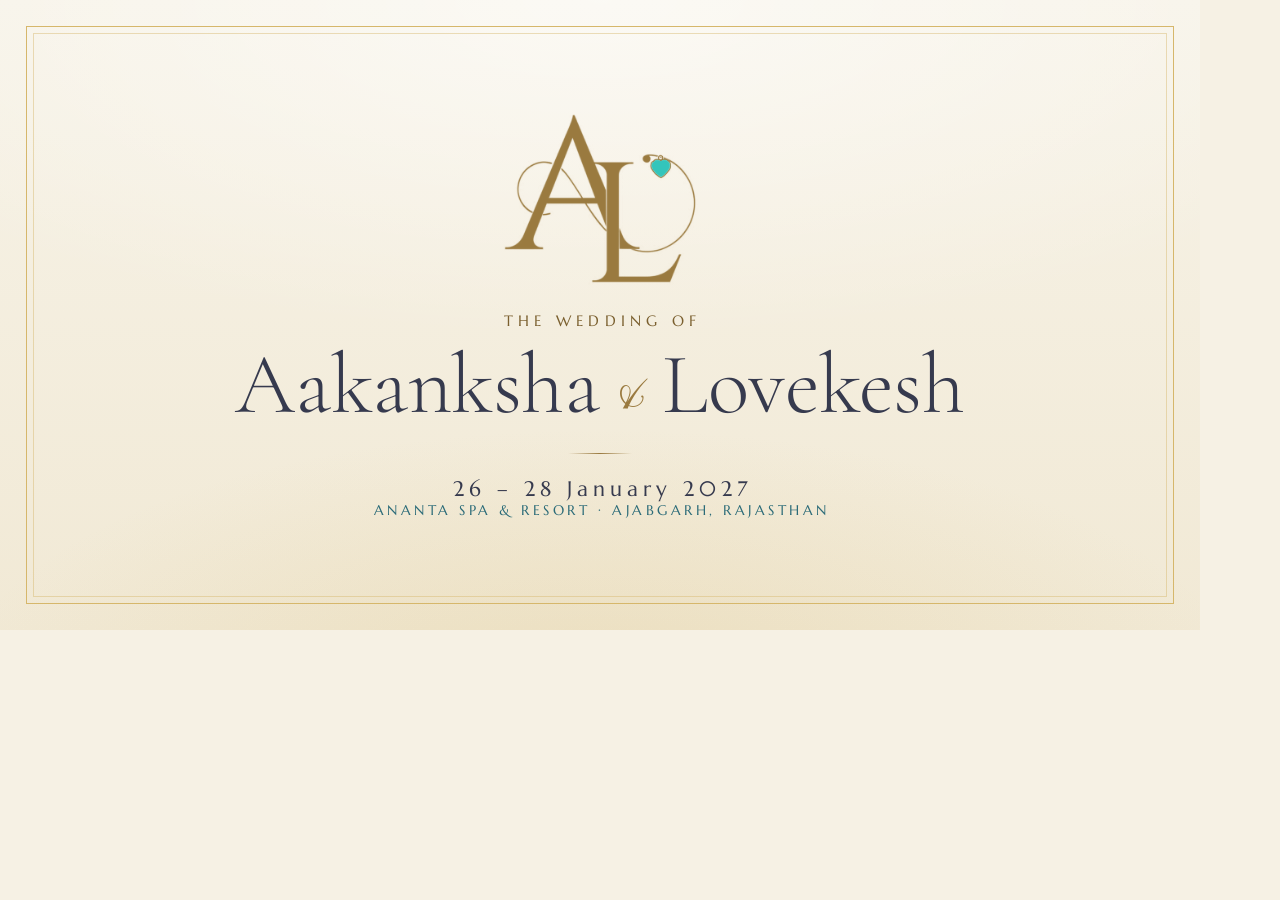
<file: tools/share-card.html>
<!doctype html><html lang="en"><head><meta charset="utf-8">
<!-- WhatsApp / link-preview card. Render at 1200x630 from http://localhost:8080/tools/share-card.html (see README), save as media/share.jpg -->
<link href="https://fonts.googleapis.com/css2?family=Cormorant+Garamond:wght@300;400&family=Marcellus&family=Pinyon+Script&display=block" rel="stylesheet">
<style>
  html,body{margin:0;width:1200px;height:630px;overflow:hidden}
  body{background:#f6f1e4;font-family:"Cormorant Garamond",serif;color:#363a4e;position:relative}
  .bg{position:absolute;inset:0;background:
      radial-gradient(120% 90% at 50% 0%, rgba(255,255,255,.55), transparent 60%),
      radial-gradient(90% 70% at 50% 110%, rgba(214,183,107,.22), transparent 60%),
      linear-gradient(180deg,#f7f3e8,#f1e9d5)}
  .frame{position:absolute;inset:26px;border:1px solid #d6b76b}
  .frame::after{content:"";position:absolute;inset:6px;border:1px solid rgba(214,183,107,.45)}
  .card{position:absolute;inset:0;display:flex;flex-direction:column;align-items:center;justify-content:center;gap:0;text-align:center}
  .mono{position:relative;width:196px;aspect-ratio:900/795;margin-bottom:26px}
  .mono i{position:absolute;inset:0;-webkit-mask:var(--m) center/contain no-repeat;mask:var(--m) center/contain no-repeat}
  .mono .g{--m:url("../media/monogram-mask.png");background:#9a7a3f}
  .mono .h{--m:url("../media/monogram-heart.png");background:#33c5bb}
  .caps{font-family:Marcellus,serif;text-transform:uppercase;letter-spacing:.34em;font-size:15px;color:#7a5f2e;padding-left:.34em}
  .names{font-weight:300;font-size:86px;line-height:1;margin:12px 0 0;letter-spacing:-.005em}
  .names .amp{font-family:"Pinyon Script",cursive;color:#9a7a3f;font-size:.72em;margin:0 .12em;position:relative;top:-.04em}
  .rule{width:64px;height:1px;background:linear-gradient(90deg,transparent,#9a7a3f,transparent);margin:24px 0 22px}
  .when{font-family:Marcellus,serif;letter-spacing:.24em;font-size:21px;color:#363a4e;padding-left:.24em}
  .where{font-family:Marcellus,serif;text-transform:uppercase;letter-spacing:.26em;font-size:13.5px;color:#2b6b78;margin-top:12px;padding-left:.26em}
</style></head><body>
<div class="bg"></div><div class="frame"></div>
<div class="card">
  <div class="mono"><i class="g"></i><i class="h"></i></div>
  <p class="caps" style="margin:0">The wedding of</p>
  <h1 class="names">Aakanksha<span class="amp">&amp;</span>Lovekesh</h1>
  <div class="rule"></div>
  <p class="when" style="margin:0">26 – 28 January 2027</p>
  <p class="where" style="margin:0">Ananta Spa &amp; Resort · Ajabgarh, Rajasthan</p>
</div>
</body></html>
</file>
<file: css/styles.css>
/* ------------------------------------------------------------------
   Aakanksha & Lovekesh — 26–28 January 2027, Ajabgarh
   Teal dusk at Ananta, Mughal-miniature panels on ivory paper.
   Teal is the structural accent, gold the hairline and lamp glow,
   parchment the panel ground, rose and fuchsia the festive notes.
------------------------------------------------------------------- */

:root {
  --ivory: #f3eee1;
  --paper: #f8f5ec;
  --mist: #e4e8e6;
  --ink: #363a4e;
  --ink-soft: #5b6078;
  --teal: #1f5f6b;
  --teal-deep: #184c57;
  --teal-ink: #2b6b78;
  --teal-pale: #dcf0ec;
  --tiffany: #33c5bb;        /* the first gift: Tiffany blue, the heart on the monogram */
  --tiffany-deep: #22aaa1;
  --tiffany-pale: #dff1ed;
  --rose-soft: #f3dde3;
  --gold: #c9a24a;
  --gold-pale: #e8d7a6;
  --paper-grain: url("data:image/svg+xml;utf8,<svg xmlns='http://www.w3.org/2000/svg' width='200' height='200'><filter id='n'><feTurbulence type='fractalNoise' baseFrequency='.9' numOctaves='2' stitchTiles='stitch'/><feColorMatrix values='0 0 0 0 .5 0 0 0 0 .45 0 0 0 0 .35 0 0 0 .07 0'/></filter><rect width='100%25' height='100%25' filter='url(%23n)'/></svg>");
  --paper-mottle: url("data:image/svg+xml;utf8,<svg xmlns='http://www.w3.org/2000/svg' width='320' height='320'><filter id='p'><feTurbulence type='fractalNoise' baseFrequency='.016' numOctaves='3' seed='4' stitchTiles='stitch'/><feColorMatrix values='0 0 0 0 .5 0 0 0 0 .4 0 0 0 0 .24 0 0 0 .13 0'/></filter><rect width='100%25' height='100%25' filter='url(%23p)'/></svg>");
  --booti-card: url("data:image/svg+xml;utf8,<svg xmlns='http://www.w3.org/2000/svg' width='72' height='84' viewBox='0 0 72 84' fill='none' stroke='%239a7a3f' stroke-width='.8' stroke-linecap='round' opacity='.07'><g transform='translate(18 16)'><path d='M0 18 V5'/><path d='M0 13 c-5-1-8-5-8-9 4 0 7 3 8 9z M0 10 c5-1 8-5 8-9-4 0-7 3-8 9z'/><path d='M0 5 c-3-3-2-7 0-9 2 2 3 6 0 9z'/><circle cx='0' cy='-5' r='.9' fill='%239a7a3f' stroke='none'/></g><g transform='translate(54 58)'><path d='M0 18 V5'/><path d='M0 13 c-5-1-8-5-8-9 4 0 7 3 8 9z M0 10 c5-1 8-5 8-9-4 0-7 3-8 9z'/><path d='M0 5 c-3-3-2-7 0-9 2 2 3 6 0 9z'/><circle cx='0' cy='-5' r='.9' fill='%239a7a3f' stroke='none'/></g></svg>");
  --booti-teal: url("data:image/svg+xml;utf8,<svg xmlns='http://www.w3.org/2000/svg' width='72' height='84' viewBox='0 0 72 84' fill='none' stroke='%23e6cf93' stroke-width='.8' stroke-linecap='round' opacity='.26'><g transform='translate(18 16)'><path d='M0 18 V5'/><path d='M0 13 c-5-1-8-5-8-9 4 0 7 3 8 9z M0 10 c5-1 8-5 8-9-4 0-7 3-8 9z'/><path d='M0 5 c-3-3-2-7 0-9 2 2 3 6 0 9z'/><circle cx='0' cy='-5' r='.9' fill='%23e6cf93' stroke='none'/></g><g transform='translate(54 58)'><path d='M0 18 V5'/><path d='M0 13 c-5-1-8-5-8-9 4 0 7 3 8 9z M0 10 c5-1 8-5 8-9-4 0-7 3-8 9z'/><path d='M0 5 c-3-3-2-7 0-9 2 2 3 6 0 9z'/><circle cx='0' cy='-5' r='.9' fill='%23e6cf93' stroke='none'/></g></svg>");
  --emboss-light: url("data:image/svg+xml;utf8,<svg xmlns='http://www.w3.org/2000/svg' width='96' height='112' viewBox='0 0 72 84' fill='none' stroke='%23ffffff' stroke-width='.9' stroke-linecap='round' opacity='.26'><g transform='translate(18 16)'><path d='M0 18 V5'/><path d='M0 13 c-5-1-8-5-8-9 4 0 7 3 8 9z M0 10 c5-1 8-5 8-9-4 0-7 3-8 9z'/><path d='M0 5 c-3-3-2-7 0-9 2 2 3 6 0 9z'/><circle cx='0' cy='-5' r='1' fill='%23ffffff' stroke='none'/></g><g transform='translate(54 58)'><path d='M0 18 V5'/><path d='M0 13 c-5-1-8-5-8-9 4 0 7 3 8 9z M0 10 c5-1 8-5 8-9-4 0-7 3-8 9z'/><path d='M0 5 c-3-3-2-7 0-9 2 2 3 6 0 9z'/><circle cx='0' cy='-5' r='1' fill='%23ffffff' stroke='none'/></g></svg>");
  --emboss-dark: url("data:image/svg+xml;utf8,<svg xmlns='http://www.w3.org/2000/svg' width='96' height='112' viewBox='0 0 72 84' fill='none' stroke='%23041c22' stroke-width='.9' stroke-linecap='round' opacity='.38'><g transform='translate(18 16)'><path d='M0 18 V5'/><path d='M0 13 c-5-1-8-5-8-9 4 0 7 3 8 9z M0 10 c5-1 8-5 8-9-4 0-7 3-8 9z'/><path d='M0 5 c-3-3-2-7 0-9 2 2 3 6 0 9z'/><circle cx='0' cy='-5' r='1' fill='%23041c22' stroke='none'/></g><g transform='translate(54 58)'><path d='M0 18 V5'/><path d='M0 13 c-5-1-8-5-8-9 4 0 7 3 8 9z M0 10 c5-1 8-5 8-9-4 0-7 3-8 9z'/><path d='M0 5 c-3-3-2-7 0-9 2 2 3 6 0 9z'/><circle cx='0' cy='-5' r='1' fill='%23041c22' stroke='none'/></g></svg>");
  --booti-liner: url("data:image/svg+xml;utf8,<svg xmlns='http://www.w3.org/2000/svg' width='72' height='84' viewBox='0 0 72 84' fill='none' stroke='%23efe3c4' stroke-width='.8' stroke-linecap='round' opacity='.42'><g transform='translate(18 16)'><path d='M0 18 V5'/><path d='M0 13 c-5-1-8-5-8-9 4 0 7 3 8 9z M0 10 c5-1 8-5 8-9-4 0-7 3-8 9z'/><path d='M0 5 c-3-3-2-7 0-9 2 2 3 6 0 9z'/><circle cx='0' cy='-5' r='.9' fill='%23efe3c4' stroke='none'/></g><g transform='translate(54 58)'><path d='M0 18 V5'/><path d='M0 13 c-5-1-8-5-8-9 4 0 7 3 8 9z M0 10 c5-1 8-5 8-9-4 0-7 3-8 9z'/><path d='M0 5 c-3-3-2-7 0-9 2 2 3 6 0 9z'/><circle cx='0' cy='-5' r='.9' fill='%23efe3c4' stroke='none'/></g></svg>");
  --emboss-light-p: url("data:image/svg+xml;utf8,<svg xmlns='http://www.w3.org/2000/svg' width='104' height='122' viewBox='0 0 72 84' fill='none' stroke='%23ffffff' stroke-width='1' stroke-linecap='round' opacity='.85'><g transform='translate(18 16)'><path d='M0 18 V5'/><path d='M0 13 c-5-1-8-5-8-9 4 0 7 3 8 9z M0 10 c5-1 8-5 8-9-4 0-7 3-8 9z'/><path d='M0 5 c-3-3-2-7 0-9 2 2 3 6 0 9z'/><circle cx='0' cy='-5' r='1' fill='%23ffffff' stroke='none'/></g><g transform='translate(54 58)'><path d='M0 18 V5'/><path d='M0 13 c-5-1-8-5-8-9 4 0 7 3 8 9z M0 10 c5-1 8-5 8-9-4 0-7 3-8 9z'/><path d='M0 5 c-3-3-2-7 0-9 2 2 3 6 0 9z'/><circle cx='0' cy='-5' r='1' fill='%23ffffff' stroke='none'/></g></svg>");
  --emboss-dark-p: url("data:image/svg+xml;utf8,<svg xmlns='http://www.w3.org/2000/svg' width='104' height='122' viewBox='0 0 72 84' fill='none' stroke='%23553d1a' stroke-width='1' stroke-linecap='round' opacity='.24'><g transform='translate(18 16)'><path d='M0 18 V5'/><path d='M0 13 c-5-1-8-5-8-9 4 0 7 3 8 9z M0 10 c5-1 8-5 8-9-4 0-7 3-8 9z'/><path d='M0 5 c-3-3-2-7 0-9 2 2 3 6 0 9z'/><circle cx='0' cy='-5' r='1' fill='%23553d1a' stroke='none'/></g><g transform='translate(54 58)'><path d='M0 18 V5'/><path d='M0 13 c-5-1-8-5-8-9 4 0 7 3 8 9z M0 10 c5-1 8-5 8-9-4 0-7 3-8 9z'/><path d='M0 5 c-3-3-2-7 0-9 2 2 3 6 0 9z'/><circle cx='0' cy='-5' r='1' fill='%23553d1a' stroke='none'/></g></svg>");
  --paper-fibre: url("data:image/svg+xml;utf8,<svg xmlns='http://www.w3.org/2000/svg' width='320' height='320' viewBox='0 0 320 320'><filter id='f'><feTurbulence type='fractalNoise' baseFrequency='0.9 0.03' numOctaves='2' seed='7' stitchTiles='stitch'/><feColorMatrix values='0 0 0 0 .45 0 0 0 0 .36 0 0 0 0 .2 0 0 0 .11 0'/></filter><filter id='g'><feTurbulence type='fractalNoise' baseFrequency='0.03 0.9' numOctaves='2' seed='3' stitchTiles='stitch'/><feColorMatrix values='0 0 0 0 .45 0 0 0 0 .36 0 0 0 0 .2 0 0 0 .08 0'/></filter><rect width='100%' height='100%' filter='url(%23f)'/><rect width='100%' height='100%' filter='url(%23g)'/></svg>");
  --paper-flecks: url("data:image/svg+xml;utf8,<svg xmlns='http://www.w3.org/2000/svg' width='340' height='340' viewBox='0 0 340 340'><filter id='k'><feTurbulence type='fractalNoise' baseFrequency='.55' numOctaves='1' seed='11' stitchTiles='stitch'/><feColorMatrix values='0 0 0 0 .38 0 0 0 0 .28 0 0 0 0 .14 0 0 0 7 -5.6'/></filter><filter id='p'><feTurbulence type='fractalNoise' baseFrequency='.5' numOctaves='1' seed='21' stitchTiles='stitch'/><feColorMatrix values='0 0 0 0 .8 0 0 0 0 .5 0 0 0 0 .6 0 0 0 7 -5.95'/></filter><filter id='t'><feTurbulence type='fractalNoise' baseFrequency='.5' numOctaves='1' seed='33' stitchTiles='stitch'/><feColorMatrix values='0 0 0 0 .12 0 0 0 0 .37 0 0 0 0 .42 0 0 0 7 -6'/></filter><rect width='100%' height='100%' filter='url(%23k)'/><rect width='100%' height='100%' filter='url(%23p)'/><rect width='100%' height='100%' filter='url(%23t)'/></svg>");
  --paper-stack: var(--emboss-light-p) 1px 1px / 104px 122px repeat, var(--emboss-dark-p) 0 0 / 104px 122px repeat, var(--paper-flecks), var(--paper-fibre), var(--paper-mottle), var(--paper-grain);
  --deckle-top: url("data:image/svg+xml;utf8,<svg xmlns='http://www.w3.org/2000/svg' width='240' height='16' viewBox='0 0 240 16'><polygon points='0.0,10.7 2.0,10.6 4.0,10.3 6.0,10.0 8.0,9.9 10.0,10.0 12.0,10.1 14.0,9.9 16.0,9.4 18.0,9.1 20.0,9.1 22.0,9.5 24.0,10.0 26.0,10.3 28.0,10.5 30.0,10.5 32.0,10.5 34.0,10.5 36.0,10.2 38.0,9.8 40.0,9.3 42.0,9.1 44.0,9.1 46.0,9.3 48.0,9.3 50.0,9.1 52.0,8.7 54.0,8.5 56.0,8.7 58.0,8.9 60.0,9.2 62.0,9.3 64.0,9.5 66.0,9.8 68.0,10.1 70.0,10.3 72.0,10.2 74.0,10.0 76.0,10.0 78.0,10.5 80.0,11.2 82.0,11.9 84.0,12.2 86.0,12.3 88.0,12.4 90.0,12.5 92.0,12.6 94.0,12.5 96.0,12.2 98.0,12.0 100.0,12.0 102.0,12.1 104.0,12.1 106.0,11.8 108.0,11.4 110.0,11.0 112.0,10.9 114.0,11.2 116.0,11.5 118.0,11.6 120.0,11.6 122.0,11.5 124.0,11.4 126.0,11.2 128.0,10.7 130.0,10.1 132.0,9.5 134.0,9.2 136.0,9.3 138.0,9.4 140.0,9.3 142.0,8.9 144.0,8.5 146.0,8.2 148.0,8.2 150.0,8.3 152.0,8.2 154.0,8.2 156.0,8.2 158.0,8.5 160.0,8.7 162.0,8.8 164.0,8.6 166.0,8.4 168.0,8.6 170.0,9.1 172.0,9.9 174.0,10.6 176.0,11.0 178.0,11.2 180.0,11.4 182.0,11.6 184.0,11.7 186.0,11.5 188.0,11.2 190.0,11.1 192.0,11.2 194.0,11.4 196.0,11.5 198.0,11.3 200.0,10.9 202.0,10.7 204.0,10.8 206.0,11.1 208.0,11.4 210.0,11.6 212.0,11.6 214.0,11.7 216.0,11.8 218.0,11.8 220.0,11.5 222.0,11.0 224.0,10.7 226.0,10.7 228.0,11.0 230.0,11.3 232.0,11.4 234.0,11.2 236.0,10.9 238.0,10.7 240.0,10.7 240.0,0.0 0.0,0.0' fill='white' fill-opacity='.45'/><polygon points='0.0,8.3 2.0,8.2 4.0,7.9 6.0,7.6 8.0,7.5 10.0,7.6 12.0,7.7 14.0,7.5 16.0,7.0 18.0,6.7 20.0,6.7 22.0,7.1 24.0,7.6 26.0,7.9 28.0,8.1 30.0,8.1 32.0,8.1 34.0,8.1 36.0,7.8 38.0,7.4 40.0,6.9 42.0,6.7 44.0,6.7 46.0,6.9 48.0,6.9 50.0,6.7 52.0,6.3 54.0,6.1 56.0,6.3 58.0,6.5 60.0,6.8 62.0,6.9 64.0,7.1 66.0,7.4 68.0,7.7 70.0,7.9 72.0,7.8 74.0,7.6 76.0,7.6 78.0,8.1 80.0,8.8 82.0,9.5 84.0,9.8 86.0,9.9 88.0,10.0 90.0,10.1 92.0,10.2 94.0,10.1 96.0,9.8 98.0,9.6 100.0,9.6 102.0,9.7 104.0,9.7 106.0,9.4 108.0,9.0 110.0,8.6 112.0,8.5 114.0,8.8 116.0,9.1 118.0,9.2 120.0,9.2 122.0,9.1 124.0,9.0 126.0,8.8 128.0,8.3 130.0,7.7 132.0,7.1 134.0,6.8 136.0,6.9 138.0,7.0 140.0,6.9 142.0,6.5 144.0,6.1 146.0,5.8 148.0,5.8 150.0,5.9 152.0,5.8 154.0,5.8 156.0,5.8 158.0,6.1 160.0,6.3 162.0,6.4 164.0,6.2 166.0,6.0 168.0,6.2 170.0,6.7 172.0,7.5 174.0,8.2 176.0,8.6 178.0,8.8 180.0,9.0 182.0,9.2 184.0,9.3 186.0,9.1 188.0,8.8 190.0,8.7 192.0,8.8 194.0,9.0 196.0,9.1 198.0,8.9 200.0,8.5 202.0,8.3 204.0,8.4 206.0,8.7 208.0,9.0 210.0,9.2 212.0,9.2 214.0,9.3 216.0,9.4 218.0,9.4 220.0,9.1 222.0,8.6 224.0,8.3 226.0,8.3 228.0,8.6 230.0,8.9 232.0,9.0 234.0,8.8 236.0,8.5 238.0,8.3 240.0,8.3 240.0,0.0 0.0,0.0' fill='white'/></svg>");
  --deckle-bottom: url("data:image/svg+xml;utf8,<svg xmlns='http://www.w3.org/2000/svg' width='240' height='16' viewBox='0 0 240 16'><polygon points='0.0,5.8 2.0,6.1 4.0,6.1 6.0,5.9 8.0,5.8 10.0,6.1 12.0,6.6 14.0,7.0 16.0,7.1 18.0,7.1 20.0,7.0 22.0,7.1 24.0,7.1 26.0,6.9 28.0,6.5 30.0,6.4 32.0,6.6 34.0,7.1 36.0,7.5 38.0,7.6 40.0,7.2 42.0,6.8 44.0,6.6 46.0,6.5 48.0,6.3 50.0,5.9 52.0,5.5 54.0,5.3 56.0,5.2 58.0,5.3 60.0,5.1 62.0,4.7 64.0,4.4 66.0,4.5 68.0,5.0 70.0,5.6 72.0,5.9 74.0,5.9 76.0,5.7 78.0,5.6 80.0,5.5 82.0,5.3 84.0,4.9 86.0,4.5 88.0,4.4 90.0,4.6 92.0,4.9 94.0,5.0 96.0,4.7 98.0,4.3 100.0,4.1 102.0,4.2 104.0,4.4 106.0,4.5 108.0,4.4 110.0,4.3 112.0,4.3 114.0,4.4 116.0,4.5 118.0,4.3 120.0,4.2 122.0,4.3 124.0,4.9 126.0,5.7 128.0,6.4 130.0,6.6 132.0,6.6 134.0,6.6 136.0,6.7 138.0,6.8 140.0,6.7 142.0,6.5 144.0,6.4 146.0,6.5 148.0,6.8 150.0,7.0 152.0,6.9 154.0,6.6 156.0,6.5 158.0,6.7 160.0,7.2 162.0,7.7 164.0,7.9 166.0,7.7 168.0,7.6 170.0,7.4 172.0,7.3 174.0,6.9 176.0,6.4 178.0,5.9 180.0,5.8 182.0,6.0 184.0,6.2 186.0,6.1 188.0,5.6 190.0,5.1 192.0,4.7 194.0,4.5 196.0,4.4 198.0,4.1 200.0,3.7 202.0,3.4 204.0,3.3 206.0,3.3 208.0,3.2 210.0,2.9 212.0,2.7 214.0,2.8 216.0,3.4 218.0,4.2 220.0,4.8 222.0,5.1 224.0,5.1 226.0,5.1 228.0,5.3 230.0,5.4 232.0,5.3 234.0,5.1 236.0,5.0 238.0,5.3 240.0,5.8 240.0,16.0 0.0,16.0' fill='white' fill-opacity='.45'/><polygon points='0.0,8.2 2.0,8.5 4.0,8.5 6.0,8.3 8.0,8.2 10.0,8.5 12.0,9.0 14.0,9.4 16.0,9.5 18.0,9.5 20.0,9.4 22.0,9.5 24.0,9.5 26.0,9.3 28.0,8.9 30.0,8.8 32.0,9.0 34.0,9.5 36.0,9.9 38.0,10.0 40.0,9.6 42.0,9.2 44.0,9.0 46.0,8.9 48.0,8.7 50.0,8.3 52.0,7.9 54.0,7.7 56.0,7.6 58.0,7.7 60.0,7.5 62.0,7.1 64.0,6.8 66.0,6.9 68.0,7.4 70.0,8.0 72.0,8.3 74.0,8.3 76.0,8.1 78.0,8.0 80.0,7.9 82.0,7.7 84.0,7.3 86.0,6.9 88.0,6.8 90.0,7.0 92.0,7.3 94.0,7.4 96.0,7.1 98.0,6.7 100.0,6.5 102.0,6.6 104.0,6.8 106.0,6.9 108.0,6.8 110.0,6.7 112.0,6.7 114.0,6.8 116.0,6.9 118.0,6.7 120.0,6.6 122.0,6.7 124.0,7.3 126.0,8.1 128.0,8.8 130.0,9.0 132.0,9.0 134.0,9.0 136.0,9.1 138.0,9.2 140.0,9.1 142.0,8.9 144.0,8.8 146.0,8.9 148.0,9.2 150.0,9.4 152.0,9.3 154.0,9.0 156.0,8.9 158.0,9.1 160.0,9.6 162.0,10.1 164.0,10.3 166.0,10.1 168.0,10.0 170.0,9.8 172.0,9.7 174.0,9.3 176.0,8.8 178.0,8.3 180.0,8.2 182.0,8.4 184.0,8.6 186.0,8.5 188.0,8.0 190.0,7.5 192.0,7.1 194.0,6.9 196.0,6.8 198.0,6.5 200.0,6.1 202.0,5.8 204.0,5.7 206.0,5.7 208.0,5.6 210.0,5.3 212.0,5.1 214.0,5.2 216.0,5.8 218.0,6.6 220.0,7.2 222.0,7.5 224.0,7.5 226.0,7.5 228.0,7.7 230.0,7.8 232.0,7.7 234.0,7.5 236.0,7.4 238.0,7.7 240.0,8.2 240.0,16.0 0.0,16.0' fill='white'/></svg>");
  --deckle-left: url("data:image/svg+xml;utf8,<svg xmlns='http://www.w3.org/2000/svg' width='16' height='240' viewBox='0 0 16 240'><polygon points='11.5,0.0 11.4,2.0 11.5,4.0 11.7,6.0 11.8,8.0 11.5,10.0 11.0,12.0 10.5,14.0 10.3,16.0 10.2,18.0 10.2,20.0 10.2,22.0 10.1,24.0 10.3,26.0 10.6,28.0 10.8,30.0 10.8,32.0 10.5,34.0 10.2,36.0 10.1,38.0 10.3,40.0 10.5,42.0 10.5,44.0 10.2,46.0 10.0,48.0 9.9,50.0 9.9,52.0 9.9,54.0 9.7,56.0 9.5,58.0 9.4,60.0 9.5,62.0 9.6,64.0 9.4,66.0 9.0,68.0 8.4,70.0 8.1,72.0 8.0,74.0 8.2,76.0 8.4,78.0 8.5,80.0 8.7,82.0 9.1,84.0 9.5,86.0 9.9,88.0 10.1,90.0 10.2,92.0 10.4,94.0 10.8,96.0 11.4,98.0 11.7,100.0 11.7,102.0 11.5,104.0 11.4,106.0 11.6,108.0 11.8,110.0 11.9,112.0 12.0,114.0 12.1,116.0 12.4,118.0 12.8,120.0 12.9,122.0 12.7,124.0 12.3,126.0 12.0,128.0 11.9,130.0 12.0,132.0 12.0,134.0 11.9,136.0 11.6,138.0 11.4,140.0 11.3,142.0 11.2,144.0 11.0,146.0 10.6,148.0 10.3,150.0 10.1,152.0 10.1,154.0 10.0,156.0 9.6,158.0 8.9,160.0 8.2,162.0 7.8,164.0 7.7,166.0 7.7,168.0 7.7,170.0 7.7,172.0 7.9,174.0 8.2,176.0 8.7,178.0 8.9,180.0 8.9,182.0 8.9,184.0 9.1,186.0 9.5,188.0 10.0,190.0 10.3,192.0 10.3,194.0 10.2,196.0 10.2,198.0 10.5,200.0 10.7,202.0 10.8,204.0 10.8,206.0 11.0,208.0 11.4,210.0 11.7,212.0 11.8,214.0 11.5,216.0 11.1,218.0 10.8,220.0 10.8,222.0 11.0,224.0 11.2,226.0 11.2,228.0 11.2,230.0 11.3,232.0 11.5,234.0 11.7,236.0 11.7,238.0 11.5,240.0 0.0,240.0 0.0,0.0' fill='white' fill-opacity='.45'/><polygon points='9.1,0.0 9.0,2.0 9.1,4.0 9.3,6.0 9.4,8.0 9.1,10.0 8.6,12.0 8.1,14.0 7.9,16.0 7.8,18.0 7.8,20.0 7.8,22.0 7.7,24.0 7.9,26.0 8.2,28.0 8.4,30.0 8.4,32.0 8.1,34.0 7.8,36.0 7.7,38.0 7.9,40.0 8.1,42.0 8.1,44.0 7.8,46.0 7.6,48.0 7.5,50.0 7.5,52.0 7.5,54.0 7.3,56.0 7.1,58.0 7.0,60.0 7.1,62.0 7.2,64.0 7.0,66.0 6.6,68.0 6.0,70.0 5.7,72.0 5.6,74.0 5.8,76.0 6.0,78.0 6.1,80.0 6.3,82.0 6.7,84.0 7.1,86.0 7.5,88.0 7.7,90.0 7.8,92.0 8.0,94.0 8.4,96.0 9.0,98.0 9.3,100.0 9.3,102.0 9.1,104.0 9.0,106.0 9.2,108.0 9.4,110.0 9.5,112.0 9.6,114.0 9.7,116.0 10.0,118.0 10.4,120.0 10.5,122.0 10.3,124.0 9.9,126.0 9.6,128.0 9.5,130.0 9.6,132.0 9.6,134.0 9.5,136.0 9.2,138.0 9.0,140.0 8.9,142.0 8.8,144.0 8.6,146.0 8.2,148.0 7.9,150.0 7.7,152.0 7.7,154.0 7.6,156.0 7.2,158.0 6.5,160.0 5.8,162.0 5.4,164.0 5.3,166.0 5.3,168.0 5.3,170.0 5.3,172.0 5.5,174.0 5.8,176.0 6.3,178.0 6.5,180.0 6.5,182.0 6.5,184.0 6.7,186.0 7.1,188.0 7.6,190.0 7.9,192.0 7.9,194.0 7.8,196.0 7.8,198.0 8.1,200.0 8.3,202.0 8.4,204.0 8.4,206.0 8.6,208.0 9.0,210.0 9.3,212.0 9.4,214.0 9.1,216.0 8.7,218.0 8.4,220.0 8.4,222.0 8.6,224.0 8.8,226.0 8.8,228.0 8.8,230.0 8.9,232.0 9.1,234.0 9.3,236.0 9.3,238.0 9.1,240.0 0.0,240.0 0.0,0.0' fill='white'/></svg>");
  --deckle-right: url("data:image/svg+xml;utf8,<svg xmlns='http://www.w3.org/2000/svg' width='16' height='240' viewBox='0 0 16 240'><polygon points='4.9,0.0 5.3,2.0 5.5,4.0 5.4,6.0 5.1,8.0 4.9,10.0 4.8,12.0 4.8,14.0 4.7,16.0 4.5,18.0 4.4,20.0 4.7,22.0 5.1,24.0 5.5,26.0 5.5,28.0 5.0,30.0 4.5,32.0 4.3,34.0 4.2,36.0 4.3,38.0 4.2,40.0 4.0,42.0 4.0,44.0 4.2,46.0 4.5,48.0 4.7,50.0 4.7,52.0 4.8,54.0 5.2,56.0 5.9,58.0 6.7,60.0 7.2,62.0 7.2,64.0 7.1,66.0 7.0,68.0 7.1,70.0 7.3,72.0 7.3,74.0 7.2,76.0 7.3,78.0 7.6,80.0 8.0,82.0 8.1,84.0 7.9,86.0 7.4,88.0 7.0,90.0 7.0,92.0 7.1,94.0 7.0,96.0 6.7,98.0 6.2,100.0 5.9,102.0 5.7,104.0 5.5,106.0 5.3,108.0 4.9,110.0 4.7,112.0 4.9,114.0 5.3,116.0 5.5,118.0 5.2,120.0 4.6,122.0 4.1,124.0 3.7,126.0 3.6,128.0 3.5,130.0 3.2,132.0 3.0,134.0 3.0,136.0 3.3,138.0 3.6,140.0 3.7,142.0 3.6,144.0 3.6,146.0 4.0,148.0 4.7,150.0 5.3,152.0 5.7,154.0 5.7,156.0 5.6,158.0 5.7,160.0 5.9,162.0 6.1,164.0 6.2,166.0 6.2,168.0 6.5,170.0 7.0,172.0 7.5,174.0 7.7,176.0 7.4,178.0 6.9,180.0 6.7,182.0 6.7,184.0 6.7,186.0 6.7,188.0 6.4,190.0 6.1,192.0 6.0,194.0 6.1,196.0 6.1,198.0 5.9,200.0 5.8,202.0 5.8,204.0 6.2,206.0 6.8,208.0 7.1,210.0 6.9,212.0 6.4,214.0 6.0,216.0 5.8,218.0 5.7,220.0 5.6,222.0 5.3,224.0 5.1,226.0 5.2,228.0 5.5,230.0 5.6,232.0 5.5,234.0 5.1,236.0 4.8,238.0 4.9,240.0 16.0,240.0 16.0,0.0' fill='white' fill-opacity='.45'/><polygon points='7.3,0.0 7.7,2.0 7.9,4.0 7.8,6.0 7.5,8.0 7.3,10.0 7.2,12.0 7.2,14.0 7.1,16.0 6.9,18.0 6.8,20.0 7.1,22.0 7.5,24.0 7.9,26.0 7.9,28.0 7.4,30.0 6.9,32.0 6.7,34.0 6.6,36.0 6.7,38.0 6.6,40.0 6.4,42.0 6.4,44.0 6.6,46.0 6.9,48.0 7.1,50.0 7.1,52.0 7.2,54.0 7.6,56.0 8.3,58.0 9.1,60.0 9.6,62.0 9.6,64.0 9.5,66.0 9.4,68.0 9.5,70.0 9.7,72.0 9.7,74.0 9.6,76.0 9.7,78.0 10.0,80.0 10.4,82.0 10.5,84.0 10.3,86.0 9.8,88.0 9.4,90.0 9.4,92.0 9.5,94.0 9.4,96.0 9.1,98.0 8.6,100.0 8.3,102.0 8.1,104.0 7.9,106.0 7.7,108.0 7.3,110.0 7.1,112.0 7.3,114.0 7.7,116.0 7.9,118.0 7.6,120.0 7.0,122.0 6.5,124.0 6.1,126.0 6.0,128.0 5.9,130.0 5.6,132.0 5.4,134.0 5.4,136.0 5.7,138.0 6.0,140.0 6.1,142.0 6.0,144.0 6.0,146.0 6.4,148.0 7.1,150.0 7.7,152.0 8.1,154.0 8.1,156.0 8.0,158.0 8.1,160.0 8.3,162.0 8.5,164.0 8.6,166.0 8.6,168.0 8.9,170.0 9.4,172.0 9.9,174.0 10.1,176.0 9.8,178.0 9.3,180.0 9.1,182.0 9.1,184.0 9.1,186.0 9.1,188.0 8.8,190.0 8.5,192.0 8.4,194.0 8.5,196.0 8.5,198.0 8.3,200.0 8.2,202.0 8.2,204.0 8.6,206.0 9.2,208.0 9.5,210.0 9.3,212.0 8.8,214.0 8.4,216.0 8.2,218.0 8.1,220.0 8.0,222.0 7.7,224.0 7.5,226.0 7.6,228.0 7.9,230.0 8.0,232.0 7.9,234.0 7.5,236.0 7.2,238.0 7.3,240.0 16.0,240.0 16.0,0.0' fill='white'/></svg>");
  --deckle-card: url("data:image/svg+xml;utf8,<svg xmlns='http://www.w3.org/2000/svg' width='500' height='700' viewBox='0 0 500 700'><polygon points='18.0,3.2 24.0,3.0 30.1,2.8 36.1,2.6 42.1,2.4 48.1,2.2 54.2,2.0 60.2,1.9 66.2,1.8 72.2,1.8 78.3,1.8 84.3,1.8 90.3,1.9 96.3,2.0 102.4,2.1 108.4,2.1 114.4,2.2 120.4,2.2 126.5,2.2 132.5,2.2 138.5,2.2 144.5,2.1 150.6,2.0 156.6,1.9 162.6,1.8 168.6,1.7 174.7,1.7 180.7,1.6 186.7,1.5 192.8,1.4 198.8,1.4 204.8,1.3 210.8,1.2 216.9,1.1 222.9,1.0 228.9,0.9 234.9,0.7 241.0,0.5 247.0,0.3 253.0,0.0 259.0,-0.2 265.1,-0.4 271.1,-0.6 277.1,-0.8 283.1,-0.9 289.2,-1.0 295.2,-1.1 301.2,-1.1 307.2,-1.0 313.3,-1.0 319.3,-0.9 325.3,-0.8 331.4,-0.7 337.4,-0.7 343.4,-0.7 349.4,-0.7 355.5,-0.8 361.5,-0.9 367.5,-1.0 373.5,-1.2 379.6,-1.3 385.6,-1.5 391.6,-1.7 397.6,-1.8 403.7,-1.9 409.7,-2.0 415.7,-2.0 421.7,-2.0 427.8,-2.0 433.8,-1.9 439.8,-1.8 445.8,-1.7 451.9,-1.5 457.9,-1.4 463.9,-1.3 469.9,-1.2 476.0,-1.1 482.0,-1.0 485.7,-0.6 489.2,0.5 492.5,2.3 495.3,4.7 497.6,7.5 499.3,10.8 500.4,14.3 500.7,18.0 500.6,24.0 500.5,30.1 500.5,36.1 500.5,42.1 500.5,48.2 500.5,54.2 500.6,60.3 500.7,66.3 500.9,72.3 501.1,78.4 501.4,84.4 501.7,90.4 502.0,96.5 502.3,102.5 502.6,108.5 502.9,114.6 503.1,120.6 503.2,126.7 503.4,132.7 503.4,138.7 503.4,144.8 503.4,150.8 503.3,156.8 503.2,162.9 503.1,168.9 503.0,174.9 502.9,181.0 502.9,187.0 502.8,193.1 502.8,199.1 502.8,205.1 502.9,211.2 502.9,217.2 503.0,223.2 503.0,229.3 503.1,235.3 503.1,241.3 503.1,247.4 503.1,253.4 503.0,259.5 502.9,265.5 502.8,271.5 502.7,277.6 502.6,283.6 502.6,289.6 502.5,295.7 502.4,301.7 502.3,307.7 502.3,313.8 502.3,319.8 502.3,325.9 502.2,331.9 502.2,337.9 502.2,344.0 502.1,350.0 502.0,356.0 501.9,362.1 501.8,368.1 501.6,374.1 501.4,380.2 501.3,386.2 501.1,392.3 501.0,398.3 500.8,404.3 500.8,410.4 500.8,416.4 500.8,422.4 500.9,428.5 501.0,434.5 501.2,440.5 501.4,446.6 501.6,452.6 501.8,458.7 501.9,464.7 502.1,470.7 502.2,476.8 502.3,482.8 502.3,488.8 502.3,494.9 502.2,500.9 502.1,506.9 502.0,513.0 501.9,519.0 501.7,525.1 501.6,531.1 501.4,537.1 501.3,543.2 501.3,549.2 501.2,555.2 501.1,561.3 501.1,567.3 501.1,573.3 501.1,579.4 501.1,585.4 501.0,591.5 501.0,597.5 501.0,603.5 500.9,609.6 500.9,615.6 500.8,621.6 500.8,627.7 500.8,633.7 500.8,639.7 500.9,645.8 501.0,651.8 501.1,657.9 501.2,663.9 501.4,669.9 501.5,676.0 501.7,682.0 501.5,685.9 500.5,689.6 498.7,693.2 496.2,696.2 493.2,698.7 489.7,700.5 485.9,701.6 482.0,701.8 476.0,701.6 469.9,701.4 463.9,701.2 457.9,701.0 451.9,700.8 445.8,700.6 439.8,700.5 433.8,700.4 427.8,700.3 421.7,700.3 415.7,700.3 409.7,700.3 403.7,700.3 397.6,700.3 391.6,700.3 385.6,700.2 379.6,700.1 373.5,700.0 367.5,699.8 361.5,699.6 355.5,699.4 349.4,699.2 343.4,698.9 337.4,698.7 331.4,698.5 325.3,698.2 319.3,698.1 313.3,697.9 307.2,697.7 301.2,697.6 295.2,697.4 289.2,697.3 283.1,697.2 277.1,697.0 271.1,696.9 265.1,696.7 259.0,696.6 253.0,696.4 247.0,696.3 241.0,696.2 234.9,696.1 228.9,696.0 222.9,696.0 216.9,696.1 210.8,696.2 204.8,696.3 198.8,696.5 192.8,696.8 186.7,697.1 180.7,697.4 174.7,697.7 168.6,698.0 162.6,698.3 156.6,698.6 150.6,698.8 144.5,698.9 138.5,699.0 132.5,699.1 126.5,699.1 120.4,699.1 114.4,699.1 108.4,699.1 102.4,699.0 96.3,699.0 90.3,699.1 84.3,699.1 78.3,699.2 72.2,699.3 66.2,699.4 60.2,699.6 54.2,699.8 48.1,699.9 42.1,700.1 36.1,700.2 30.1,700.3 24.0,700.4 18.0,700.5 14.4,700.3 10.8,699.3 7.6,697.6 4.7,695.3 2.2,692.5 0.4,689.3 -0.9,685.8 -1.4,682.0 -1.6,676.0 -1.8,669.9 -1.9,663.9 -2.1,657.9 -2.3,651.8 -2.4,645.8 -2.6,639.7 -2.6,633.7 -2.7,627.7 -2.7,621.6 -2.7,615.6 -2.6,609.6 -2.6,603.5 -2.5,597.5 -2.5,591.5 -2.5,585.4 -2.5,579.4 -2.5,573.3 -2.7,567.3 -2.8,561.3 -3.0,555.2 -3.2,549.2 -3.5,543.2 -3.7,537.1 -3.9,531.1 -4.1,525.1 -4.3,519.0 -4.5,513.0 -4.6,506.9 -4.6,500.9 -4.6,494.9 -4.6,488.8 -4.5,482.8 -4.4,476.8 -4.3,470.7 -4.1,464.7 -4.0,458.7 -3.9,452.6 -3.8,446.6 -3.8,440.5 -3.7,434.5 -3.7,428.5 -3.6,422.4 -3.6,416.4 -3.6,410.4 -3.5,404.3 -3.5,398.3 -3.4,392.3 -3.4,386.2 -3.3,380.2 -3.2,374.1 -3.2,368.1 -3.2,362.1 -3.2,356.0 -3.2,350.0 -3.3,344.0 -3.4,337.9 -3.5,331.9 -3.7,325.9 -3.9,319.8 -4.1,313.8 -4.3,307.7 -4.4,301.7 -4.6,295.7 -4.7,289.6 -4.7,283.6 -4.7,277.6 -4.7,271.5 -4.6,265.5 -4.4,259.5 -4.2,253.4 -4.0,247.4 -3.7,241.3 -3.5,235.3 -3.3,229.3 -3.1,223.2 -2.9,217.2 -2.8,211.2 -2.7,205.1 -2.6,199.1 -2.5,193.1 -2.4,187.0 -2.4,181.0 -2.3,174.9 -2.2,168.9 -2.1,162.9 -1.9,156.8 -1.7,150.8 -1.5,144.8 -1.3,138.7 -1.0,132.7 -0.7,126.7 -0.5,120.6 -0.2,114.6 0.0,108.5 0.3,102.5 0.5,96.5 0.7,90.4 0.9,84.4 1.1,78.4 1.2,72.3 1.4,66.3 1.6,60.3 1.8,54.2 2.0,48.2 2.2,42.1 2.5,36.1 2.7,30.1 2.9,24.0 3.2,18.0 3.6,15.1 4.6,12.4 6.0,10.0 7.8,7.8 10.0,6.0 12.5,4.6 15.2,3.7' fill='white' fill-opacity='.45'/><polygon points='18.0,6.2 24.0,6.0 30.1,5.8 36.1,5.6 42.1,5.4 48.1,5.2 54.2,5.0 60.2,4.9 66.2,4.8 72.2,4.8 78.3,4.8 84.3,4.8 90.3,4.9 96.3,5.0 102.4,5.1 108.4,5.1 114.4,5.2 120.4,5.2 126.5,5.2 132.5,5.2 138.5,5.2 144.5,5.1 150.6,5.0 156.6,4.9 162.6,4.8 168.6,4.7 174.7,4.7 180.7,4.6 186.7,4.5 192.8,4.4 198.8,4.4 204.8,4.3 210.8,4.2 216.9,4.1 222.9,4.0 228.9,3.9 234.9,3.7 241.0,3.5 247.0,3.3 253.0,3.0 259.0,2.8 265.1,2.6 271.1,2.4 277.1,2.2 283.1,2.1 289.2,2.0 295.2,1.9 301.2,1.9 307.2,2.0 313.3,2.0 319.3,2.1 325.3,2.2 331.4,2.3 337.4,2.3 343.4,2.3 349.4,2.3 355.5,2.2 361.5,2.1 367.5,2.0 373.5,1.8 379.6,1.7 385.6,1.5 391.6,1.3 397.6,1.2 403.7,1.1 409.7,1.0 415.7,1.0 421.7,1.0 427.8,1.0 433.8,1.1 439.8,1.2 445.8,1.3 451.9,1.5 457.9,1.6 463.9,1.7 469.9,1.8 476.0,1.9 482.0,2.0 485.1,2.3 488.1,3.3 490.8,4.8 493.2,6.8 495.1,9.2 496.6,12.0 497.4,14.9 497.7,18.0 497.6,24.0 497.5,30.1 497.5,36.1 497.5,42.1 497.5,48.2 497.5,54.2 497.6,60.3 497.7,66.3 497.9,72.3 498.1,78.4 498.4,84.4 498.7,90.4 499.0,96.5 499.3,102.5 499.6,108.5 499.9,114.6 500.1,120.6 500.2,126.7 500.4,132.7 500.4,138.7 500.4,144.8 500.4,150.8 500.3,156.8 500.2,162.9 500.1,168.9 500.0,174.9 499.9,181.0 499.9,187.0 499.8,193.1 499.8,199.1 499.8,205.1 499.9,211.2 499.9,217.2 500.0,223.2 500.0,229.3 500.1,235.3 500.1,241.3 500.1,247.4 500.1,253.4 500.0,259.5 499.9,265.5 499.8,271.5 499.7,277.6 499.6,283.6 499.6,289.6 499.5,295.7 499.4,301.7 499.3,307.7 499.3,313.8 499.3,319.8 499.3,325.9 499.2,331.9 499.2,337.9 499.2,344.0 499.1,350.0 499.0,356.0 498.9,362.1 498.8,368.1 498.6,374.1 498.4,380.2 498.3,386.2 498.1,392.3 498.0,398.3 497.8,404.3 497.8,410.4 497.8,416.4 497.8,422.4 497.9,428.5 498.0,434.5 498.2,440.5 498.4,446.6 498.6,452.6 498.8,458.7 498.9,464.7 499.1,470.7 499.2,476.8 499.3,482.8 499.3,488.8 499.3,494.9 499.2,500.9 499.1,506.9 499.0,513.0 498.9,519.0 498.7,525.1 498.6,531.1 498.4,537.1 498.3,543.2 498.3,549.2 498.2,555.2 498.1,561.3 498.1,567.3 498.1,573.3 498.1,579.4 498.1,585.4 498.0,591.5 498.0,597.5 498.0,603.5 497.9,609.6 497.9,615.6 497.8,621.6 497.8,627.7 497.8,633.7 497.8,639.7 497.9,645.8 498.0,651.8 498.1,657.9 498.2,663.9 498.4,669.9 498.5,676.0 498.7,682.0 498.5,685.3 497.7,688.5 496.2,691.5 494.1,694.1 491.5,696.2 488.5,697.8 485.3,698.6 482.0,698.8 476.0,698.6 469.9,698.4 463.9,698.2 457.9,698.0 451.9,697.8 445.8,697.6 439.8,697.5 433.8,697.4 427.8,697.3 421.7,697.3 415.7,697.3 409.7,697.3 403.7,697.3 397.6,697.3 391.6,697.3 385.6,697.2 379.6,697.1 373.5,697.0 367.5,696.8 361.5,696.6 355.5,696.4 349.4,696.2 343.4,695.9 337.4,695.7 331.4,695.5 325.3,695.2 319.3,695.1 313.3,694.9 307.2,694.7 301.2,694.6 295.2,694.4 289.2,694.3 283.1,694.2 277.1,694.0 271.1,693.9 265.1,693.7 259.0,693.6 253.0,693.4 247.0,693.3 241.0,693.2 234.9,693.1 228.9,693.0 222.9,693.0 216.9,693.1 210.8,693.2 204.8,693.3 198.8,693.5 192.8,693.8 186.7,694.1 180.7,694.4 174.7,694.7 168.6,695.0 162.6,695.3 156.6,695.6 150.6,695.8 144.5,695.9 138.5,696.0 132.5,696.1 126.5,696.1 120.4,696.1 114.4,696.1 108.4,696.1 102.4,696.0 96.3,696.0 90.3,696.1 84.3,696.1 78.3,696.2 72.2,696.3 66.2,696.4 60.2,696.6 54.2,696.8 48.1,696.9 42.1,697.1 36.1,697.2 30.1,697.3 24.0,697.4 18.0,697.5 15.0,697.3 12.0,696.5 9.2,695.1 6.8,693.2 4.7,690.9 3.1,688.2 2.1,685.2 1.6,682.0 1.4,676.0 1.2,669.9 1.1,663.9 0.9,657.9 0.7,651.8 0.6,645.8 0.4,639.7 0.4,633.7 0.3,627.7 0.3,621.6 0.3,615.6 0.4,609.6 0.4,603.5 0.5,597.5 0.5,591.5 0.5,585.4 0.5,579.4 0.5,573.3 0.3,567.3 0.2,561.3 0.0,555.2 -0.2,549.2 -0.5,543.2 -0.7,537.1 -0.9,531.1 -1.1,525.1 -1.3,519.0 -1.5,513.0 -1.6,506.9 -1.6,500.9 -1.6,494.9 -1.6,488.8 -1.5,482.8 -1.4,476.8 -1.3,470.7 -1.1,464.7 -1.0,458.7 -0.9,452.6 -0.8,446.6 -0.8,440.5 -0.7,434.5 -0.7,428.5 -0.6,422.4 -0.6,416.4 -0.6,410.4 -0.5,404.3 -0.5,398.3 -0.4,392.3 -0.4,386.2 -0.3,380.2 -0.2,374.1 -0.2,368.1 -0.2,362.1 -0.2,356.0 -0.2,350.0 -0.3,344.0 -0.4,337.9 -0.5,331.9 -0.7,325.9 -0.9,319.8 -1.1,313.8 -1.3,307.7 -1.4,301.7 -1.6,295.7 -1.7,289.6 -1.7,283.6 -1.7,277.6 -1.7,271.5 -1.6,265.5 -1.4,259.5 -1.2,253.4 -1.0,247.4 -0.7,241.3 -0.5,235.3 -0.3,229.3 -0.1,223.2 0.1,217.2 0.2,211.2 0.3,205.1 0.4,199.1 0.5,193.1 0.6,187.0 0.6,181.0 0.7,174.9 0.8,168.9 0.9,162.9 1.1,156.8 1.3,150.8 1.5,144.8 1.7,138.7 2.0,132.7 2.3,126.7 2.5,120.6 2.8,114.6 3.0,108.5 3.3,102.5 3.5,96.5 3.7,90.4 3.9,84.4 4.1,78.4 4.2,72.3 4.4,66.3 4.6,60.3 4.8,54.2 5.0,48.2 5.2,42.1 5.5,36.1 5.7,30.1 5.9,24.0 6.2,18.0 6.6,15.7 7.4,13.6 8.5,11.7 10.0,10.0 11.7,8.5 13.6,7.4 15.7,6.6' fill='white'/></svg>");
  --env-margin: clamp(10px, 2.4vw, 22px);
  --env-radius: 26px;

  --teal-mist: #e1f0ed;
  --rose-grey: #ede6e3;
  --parchment-light: #f4f1ea;
  --champagne: #b8975a;
  --champagne-pale: #dccba3;
  --gold-deep: #9a7a3f;
  --gold-text: #7a5f2e;                    /* small gold labels (4.5:1 on the tints) */
  --gold-frame: #d6b76b;                   /* panel and arch frames */
  --parchment: #efe4c9;
  --hair: rgba(184, 151, 90, .3);          /* inner rules */
  --hair-strong: rgba(184, 151, 90, .45);  /* block and section separators */
  --aside: 1.12rem;                        /* italic asides, one size */

  --display: "Cormorant Garamond", "Cormorant", Georgia, serif;
  --text: "EB Garamond", Georgia, serif;
  --script: "Pinyon Script", cursive;
  --caps: "Marcellus", "Cormorant Garamond", Georgia, serif;

  --measure: 34rem;
  --gutter: clamp(1.25rem, 5vw, 5rem);
  --section: clamp(6rem, 14vw, 12rem);

  --ease: cubic-bezier(.2, .7, .2, 1);
}

*, *::before, *::after { box-sizing: border-box; }

html { scroll-behavior: smooth; -webkit-text-size-adjust: 100%; }

body {
  margin: 0;
  background: var(--ivory);
  color: var(--ink);
  font-family: var(--text);
  font-size: clamp(1.0625rem, 0.5vw + 0.95rem, 1.1875rem);
  line-height: 1.65;
  font-variant-numeric: oldstyle-nums;
  font-feature-settings: "kern", "liga";
  -webkit-font-smoothing: antialiased;
  overflow-x: hidden;
}

/* Paper grain over everything, very faint */
body::before {
  content: "";
  position: fixed;
  inset: 0;
  pointer-events: none;
  z-index: 50;
  opacity: .3;
  transform: translateZ(0);
  background-image: url("data:image/svg+xml;utf8,<svg xmlns='http://www.w3.org/2000/svg' width='240' height='240'><filter id='n'><feTurbulence type='fractalNoise' baseFrequency='.9' numOctaves='2' stitchTiles='stitch'/><feColorMatrix values='0 0 0 0 .55 0 0 0 0 .52 0 0 0 0 .45 0 0 0 .08 0'/></filter><rect width='100%25' height='100%25' filter='url(%23n)'/></svg>");
}

img, svg { display: block; max-width: 100%; }
a { color: inherit; text-decoration-color: var(--champagne-pale); text-underline-offset: .18em; }
a:hover { text-decoration-color: var(--champagne); }
button { font: inherit; color: inherit; }

:focus-visible { outline: 2px solid var(--teal-ink); outline-offset: 4px; border-radius: 2px; }

h1, h2, h3, h4 { font-family: var(--display); font-weight: 400; margin: 0; line-height: 1.05; }
p { margin: 0 0 1em; }
p:last-child { margin-bottom: 0; }
p, li { text-wrap: pretty; }
h1, h2, h3, .day__name { text-wrap: balance; }

.caps {
  font-family: var(--caps);
  text-transform: uppercase;
  letter-spacing: .3em;
  font-size: .72rem;
  font-weight: 400;
  color: var(--ink-soft);
}

.wrap { width: min(100% - 2 * var(--gutter), 76rem); margin-inline: auto; }

.nowrap { white-space: nowrap; }

.sr-only { position: absolute; width: 1px; height: 1px; overflow: hidden; clip: rect(0 0 0 0); white-space: nowrap; }

/* Keyboard users can jump past the hero; hidden until focused, and never shown over the envelope */
.skip-link { position: absolute; top: -100vh; left: 1rem; z-index: 1000; padding: .65rem 1rem; background: var(--ink); color: #fbf7ee; font-family: var(--caps); font-size: .8rem; letter-spacing: .12em; text-transform: uppercase; text-decoration: none; border-radius: 2px; }
.skip-link:focus-visible { top: 1rem; outline: 2px solid var(--gold-deep); outline-offset: 2px; }
html.has-invite:not(.is-revealed) .skip-link { display: none; }

/* Anchor jumps land below the fixed nav */
.section[id], #top { scroll-margin-top: 4.5rem; }

/* Lining figures wherever numerals sit in caps or display settings */
.hero__when, .hero__where, .foot__when, .event__time, .day__num { font-variant-numeric: lining-nums; }

/* ------------------------------------------------------------------
   Navigation
------------------------------------------------------------------- */

.nav {
  position: fixed;
  inset: 0 0 auto 0;
  z-index: 40;
  display: flex;
  align-items: center;
  justify-content: space-between;
  gap: 1rem;
  padding: .9rem var(--gutter);
  background: rgba(243, 238, 225, .82);
  backdrop-filter: blur(10px);
  -webkit-backdrop-filter: blur(10px);
  border-bottom: 1px solid var(--hair);
  transform: translateY(-100%);
  opacity: 0;
  transition: transform .6s var(--ease), opacity .6s var(--ease);
}
.nav.is-visible { transform: none; opacity: 1; }
.nav:has(:focus-visible) { transform: none; opacity: 1; }

.nav__mono {
  display: inline-flex;
  align-items: center;
  min-height: 44px; min-width: 44px;
  font-family: var(--display);
  font-size: 1.3rem;
  letter-spacing: .04em;
  text-decoration: none;
  white-space: nowrap;
}
/* The monogram: two tinted layers from one artwork, the gold letters (::before) and the Tiffany heart (::after) */
.mono-mark {
  position: relative;
  display: inline-block;
  width: 2.6rem;
  aspect-ratio: 900 / 795;
  --mono-gold: var(--gold-deep);
  --mono-heart: var(--tiffany);
}
.mono-mark::before, .mono-mark::after {
  content: "";
  position: absolute; inset: 0;
  -webkit-mask: var(--mono-layer) center / contain no-repeat;
  mask: var(--mono-layer) center / contain no-repeat;
}
.mono-mark::before { --mono-layer: url("../media/monogram-mask.png?v=4"); background: var(--mono-gold); }
.mono-mark::after { --mono-layer: url("../media/monogram-heart.png?v=4"); background: var(--mono-heart); }

.nav__links { display: flex; gap: clamp(1rem, 2.5vw, 2.2rem); list-style: none; margin: 0; padding: 0; }
.nav__links a {
  display: inline-block;
  padding-block: .6rem;
  margin-block: -.6rem;
  font-family: var(--display);
  white-space: nowrap;
  font-size: 1.02rem;
  letter-spacing: .06em;
  text-decoration: none;
  color: var(--ink-soft);
  transition: color .3s;
}
.nav__links a:hover { color: var(--ink); }

.pill {
  display: inline-flex;
  align-items: center;
  gap: .6rem;
  font-family: var(--caps);
  font-size: .8rem;
  letter-spacing: .18em;
  text-transform: uppercase;
  text-decoration: none;
  padding: .7rem calc(1.4rem - .18em) .62rem 1.4rem;
  border: 1px solid var(--gold-deep);
  border-radius: 999px;
  color: var(--ink);
  background: transparent;
  cursor: pointer;
  transition: background .4s var(--ease), color .4s var(--ease), border-color .4s;
}
.pill:hover, .pill:focus-visible { background: var(--teal-deep); border-color: var(--teal-deep); color: var(--paper); }

.nav__toggle { display: none; width: 44px; height: 44px; padding: 0; margin: -.3rem -.4rem -.3rem 0; background: none; border: 0; cursor: pointer; align-content: center; justify-items: center; row-gap: 5px; }
.nav__toggle span { display: block; width: 22px; height: 1px; background: var(--ink); margin: 0; transition: transform .3s, opacity .3s; }

@media (max-width: 1000px) {
  .nav__links {
    position: absolute;
    top: 100%;
    left: 0; right: 0;
    flex-direction: column;
    gap: 0;
    background: var(--paper);
    border-bottom: 1px solid var(--hair);
    padding: .5rem var(--gutter) 1rem;
    display: none;
  }
  .nav.menu-open .nav__links { display: flex; }
  .nav__links a { display: block; padding: .8rem 0; font-size: 1.2rem; border-bottom: 1px solid var(--hair); }
  .nav__toggle { display: grid; }
  .nav.menu-open .nav__toggle span:nth-child(1) { transform: translateY(6px) rotate(45deg); }
  .nav.menu-open .nav__toggle span:nth-child(2) { opacity: 0; }
  .nav.menu-open .nav__toggle span:nth-child(3) { transform: translateY(-6px) rotate(-45deg); }
  .nav .pill { padding: .55rem calc(1rem - .18em) .5rem 1rem; font-size: .85rem; }
}

/* ------------------------------------------------------------------
   Hero
------------------------------------------------------------------- */

.hero {
  position: relative;
  min-height: 100vh;
  min-height: 100svh;
  display: grid;
  place-items: center;
  text-align: center;
  overflow: hidden;
  isolation: isolate;
  background: linear-gradient(180deg, #4e7c8c 0%, #7fa6b1 18%, #b4cdd0 34%, #dcd7cc 48%, #efd3b8 60%, #f6dcb6 68%, #cfcfc0 78%, #a3b0aa 90%, #8f9d96 100%);
}

.hero__art {
  position: absolute;
  inset: 0;
  z-index: -1;
  width: 100%;
  height: 100%;
}
.hero__art svg { position: absolute; inset: 0; width: 100%; height: 100%; }
.hero__life { pointer-events: none; }

.hero__inner {
  padding: 6rem var(--gutter) 34vh;
  max-width: 60rem;
  position: relative;
  z-index: 1;
}

.hero__frame {
  position: absolute;
  left: 50%; top: -2.2rem;
  width: min(46rem, 98vw);
  transform: translateX(-50%);
  pointer-events: none;
  opacity: 0;
  animation: fadeIn 2.4s var(--ease) .3s forwards;
  -webkit-mask-image: linear-gradient(#000 68%, transparent 100%);
  mask-image: linear-gradient(#000 68%, transparent 100%);
}
.hero__frame svg { width: 100%; height: auto; fill: none; stroke: var(--gold-frame); stroke-width: 1.1; stroke-linecap: round; stroke-linejoin: round; color: var(--gold-frame); }
@keyframes fadeIn { to { opacity: .62; } }
html.has-invite:not(.is-revealed) .hero__frame { animation-play-state: paused; }
.hero__kicker {
  margin-bottom: clamp(1rem, 2.4vh, 2.2rem);
  color: var(--ink);
  text-shadow: 0 0 12px rgba(243, 238, 225, .9);
  opacity: 0;
  animation: rise 1.4s var(--ease) .2s forwards;
}
.hero__kicker { display: grid; justify-items: center; gap: .45rem; }
.hero__kicker-script { font-family: var(--script); font-size: clamp(1.55rem, 4.2vw, 2.1rem); line-height: 1; color: var(--ink); text-transform: none; letter-spacing: 0; padding-right: .15em; }
.hero__kicker-caps { font-size: clamp(.66rem, 1.6vw, .78rem); letter-spacing: .32em; }

.hero__names {
  font-family: var(--display);
  font-weight: 300;
  font-size: min(clamp(3.2rem, 10vw, 8rem), 15vh);
  line-height: .92;
  letter-spacing: -.005em;
  color: var(--ink);
  display: grid;
  gap: .1em;
}
.hero__names span { display: block; opacity: 0; animation: rise 1.6s var(--ease) forwards; }
.hero__names span:nth-child(1) { animation-delay: .5s; }
.hero__names span:nth-child(3) { animation-delay: .9s; }
.hero__names .amp {
  font-family: var(--script);
  font-weight: 400;
  font-size: .9em;
  line-height: .9;
  color: var(--gold-deep);
  padding: .02em 0 .06em;
  animation-delay: .75s;
  transform-origin: center;
}

.hero__rule {
  width: 9rem;
  height: 1px;
  margin: clamp(1.2rem, 2.6vh, 2.4rem) auto;
  background: linear-gradient(90deg, transparent, var(--gold-deep), transparent);
  opacity: 0;
  animation: rise 1.4s var(--ease) 1.2s forwards;
}

.hero__when {
  font-family: var(--caps);
  font-size: clamp(.92rem, 1.7vw, 1.2rem);
  letter-spacing: .3em;
  text-transform: uppercase;
  color: var(--ink);
  opacity: 0;
  animation: rise 1.4s var(--ease) 1.35s forwards;
}
.hero__where {
  margin-top: 1.1rem;
  font-family: var(--caps);
  font-size: clamp(.9rem, 1.6vw, 1.15rem);
  letter-spacing: .22em;
  text-transform: uppercase;
  color: var(--ink);
  opacity: 0;
  animation: rise 1.4s var(--ease) 1.5s forwards;
}
.hero__where small { display: block; margin-top: .55rem; font-size: .72em; letter-spacing: .28em; color: var(--teal-ink); }
/* Tracked caps carry a dead trailing space; nudge them so they centre optically */
.hero__kicker-caps, .hero__when, .env__when, .env__return, .invite__hint, .hero__scroll span { padding-inline-start: .3em; }
.hero__where, .env__where { padding-inline-start: .22em; }

/* Laptop heights: keep the whole hero, scroll cue included, inside the first screen */
@media (min-width: 761px) and (max-height: 1100px) {
  .hero__inner { padding: 4.5rem var(--gutter) 26vh; }
  .hero__names { font-size: min(clamp(3.2rem, 10vw, 8rem), 12vh); }
  .hero__rule { margin: 1rem auto; }
}
/* Short screens: tighter rhythm so names, dates and villas share one screen */
@media (max-height: 800px) {
  .hero__inner { padding: 4.5rem var(--gutter) 27vh; }
  .hero__names { font-size: min(clamp(3rem, 9vw, 7rem), 11.5vh); }
  .hero__kicker { margin-bottom: .8rem; }
  .hero__rule { margin: .9rem auto; }
  .hero__where { margin-top: .6rem; }
  .hero__frame { top: -1.6rem; }
}
@media (max-height: 740px) {
  .hero__inner { padding: 4rem var(--gutter) 24vh; }
  .hero__names { font-size: min(clamp(2.8rem, 8.5vw, 6.5rem), 10.5vh); }
  .hero__when, .hero__where { font-size: clamp(1rem, 1.6vw, 1.25rem); }
}
@media (max-height: 660px) {
  .hero__inner { padding: 3.6rem var(--gutter) 22vh; }
  .hero__names { font-size: min(clamp(2.6rem, 8vw, 6rem), 9.5vh); }
}

/* Until the envelope has opened, the hero waits */
html.has-invite:not(.is-revealed) .hero__kicker,
html.has-invite:not(.is-revealed) .hero__names span,
html.has-invite:not(.is-revealed) .hero__rule,
html.has-invite:not(.is-revealed) .hero__when,
html.has-invite:not(.is-revealed) .hero__where,
html.has-invite:not(.is-revealed) .hero__scroll { animation-play-state: paused; }
html.invite-lock, html.invite-lock body { overflow: hidden; }

/* The living layer rests while the envelope covers it and once the hero has scrolled away */
html.has-invite:not(.is-revealed) .hero__art .flock, html.has-invite:not(.is-revealed) .hero__art .bird,
html.has-invite:not(.is-revealed) .hero__art .firefly, html.has-invite:not(.is-revealed) .hero__art .shimmer,
html.has-invite:not(.is-revealed) .hero__art .bulb,
.hero.is-away .hero__art .flock, .hero.is-away .hero__art .bird, .hero.is-away .hero__art .firefly,
.hero.is-away .hero__art .shimmer, .hero.is-away .hero__art .bulb { animation-play-state: paused; }

/* A flock heading home, and fireflies over the lawn */
.hero__art .flock { animation: flock 110s linear infinite; }
.hero__art .bird { transform-box: fill-box; transform-origin: center; animation: wing .9s ease-in-out infinite alternate; }
.hero__art .flock > g:nth-child(2n) .bird { animation-delay: -.3s; }
.hero__art .flock > g:nth-child(3n) .bird { animation-delay: -.6s; animation-duration: 1.05s; }
@keyframes flock { 0% { transform: translate(420px, 40px); } 100% { transform: translate(-1900px, -60px); } }
@keyframes wing { from { transform: scaleY(1); } to { transform: scaleY(.25); } }
.hero__art .firefly { opacity: 0; animation: firefly 7s ease-in-out infinite; transform-box: fill-box; transform-origin: center; }
.hero__art .firefly:nth-child(2n) { animation-duration: 8.5s; animation-delay: -2s; }
.hero__art .firefly:nth-child(3n) { animation-delay: -4s; }
.hero__art .firefly:nth-child(4n+1) { animation-delay: -6s; animation-duration: 6s; }
.hero__art .firefly:nth-child(5n) { animation-delay: -1s; }
@keyframes firefly {
  0%, 100% { opacity: 0; transform: translate(0, 0); }
  30% { opacity: .95; }
  50% { opacity: .5; transform: translate(4px, -9px); }
  70% { opacity: .9; }
  85% { opacity: 0; transform: translate(-2px, -16px); }
}

.hero__scroll {
  position: absolute;
  bottom: max(1.6rem, calc(env(safe-area-inset-bottom) + 1.2rem));
  left: 0;
  right: 0;
  width: max-content;
  margin-inline: auto;
  display: grid;
  justify-items: center;
  gap: .7rem;
  padding: .4rem .6rem;
  z-index: 2;
  font-family: var(--caps);
  font-size: .72rem;
  letter-spacing: .3em;
  text-transform: uppercase;
  color: var(--ink);
  text-shadow: 0 0 12px rgba(243, 238, 225, .9);
  text-decoration: none;
  opacity: 0;
  animation: rise 1.4s var(--ease) 2.2s forwards;
}
.hero__scroll i {
  position: relative;
  width: 2.75rem; height: 2.75rem;
  border-radius: 50%;
  border: 1px solid var(--gold-deep);
  background: rgba(243, 238, 225, .72);
  box-shadow: 0 6px 18px rgba(62, 48, 30, .12);
  display: grid; place-items: center;
  animation: bob 2.4s ease-in-out infinite;
}
.hero__scroll i::before {
  content: "";
  width: .62rem; height: .62rem;
  border-right: 1.5px solid var(--gold-deep);
  border-bottom: 1.5px solid var(--gold-deep);
  transform: translateY(-3px) rotate(45deg);
}
.hero__scroll i::after {
  content: "";
  position: absolute; inset: -1px;
  border-radius: 50%;
  border: 1px solid var(--gold-deep);
  opacity: 0;
  animation: ripple 2.4s ease-out infinite;
}
.hero__scroll:hover i, .hero__scroll:focus-visible i { background: rgba(243, 238, 225, .95); }

@keyframes rise {
  from { opacity: 0; transform: translateY(14px); }
  to { opacity: 1; transform: none; }
}
@keyframes bob {
  0%, 100% { transform: translateY(0); }
  50% { transform: translateY(5px); }
}

.hero__art .shimmer { animation: shimmer 9s ease-in-out infinite alternate; }
.hero__art .bulb { animation: twinkle 4.5s ease-in-out infinite alternate; transform-origin: center; }
.hero__art .bulb:nth-child(3n) { animation-delay: -1.5s; }
.hero__art .bulb:nth-child(3n+1) { animation-delay: -3s; }
.hero__art .bulb:nth-child(4n) { animation-duration: 6s; }
@keyframes twinkle { from { opacity: .55; } to { opacity: 1; } }
@keyframes shimmer { from { opacity: .35; } to { opacity: .7; } }

@media (max-width: 760px), (pointer: coarse) {
  .hero__art .shimmer { animation: none; }
  .nav { backdrop-filter: none; -webkit-backdrop-filter: none; background: rgba(243, 238, 225, .94); }
}

/* ------------------------------------------------------------------
   The invitation: a full-page envelope of embossed parchment with
   gold-foil ornament, the blue of a small box inside, a wax seal,
   and a simple card
------------------------------------------------------------------- */

.invite {
  position: fixed;
  inset: 0;
  z-index: 100;
  background: radial-gradient(120% 90% at 50% 40%, #1f5a66 0%, #17464f 60%, #113840 100%);   /* the table the envelope lies on */
  overflow: hidden;
  touch-action: none;
  overscroll-behavior: contain;
  transition: opacity 1s var(--ease);
}
.invite:focus, .invite:focus-visible { outline: none; }
.invite::before {
  content: "";
  position: absolute;
  inset: 0;
  z-index: 8;
  pointer-events: none;
  opacity: .28;
  background-image: url("data:image/svg+xml;utf8,<svg xmlns='http://www.w3.org/2000/svg' width='240' height='240'><filter id='n'><feTurbulence type='fractalNoise' baseFrequency='.9' numOctaves='2' stitchTiles='stitch'/><feColorMatrix values='0 0 0 0 .55 0 0 0 0 .52 0 0 0 0 .45 0 0 0 .08 0'/></filter><rect width='100%25' height='100%25' filter='url(%23n)'/></svg>");
}
.invite.is-done { opacity: 0; pointer-events: none; }
.orn-defs { position: absolute; width: 0; height: 0; overflow: hidden; }
.invite__stage { position: absolute; inset: 0; animation: stageIn .9s var(--ease) both; }
@keyframes stageIn { from { opacity: 0; } to { opacity: 1; } }
/* The prompt: quiet lettering on the paper, with the sound line beneath */
.invite__hint {
  position: absolute;
  left: 0; right: 0;
  bottom: max(calc(var(--env-margin) + clamp(2rem, 5vh, 3rem)), env(safe-area-inset-bottom));
  z-index: 6;
  margin: 0;
  padding: 0 var(--gutter);
  text-align: center;
  color: var(--gold-text);
  font-family: var(--caps);
  text-transform: uppercase;
  letter-spacing: .3em;
  font-size: .72rem;
  opacity: 0;
  animation: hintIn .8s var(--ease) .6s forwards, breathe 3s ease-in-out 1.8s infinite;
}
.invite__tap { display: block; padding-inline-start: .3em; }
@keyframes hintIn { to { opacity: .95; } }
@keyframes breathe { 0%, 100% { opacity: .95; } 50% { opacity: .72; } }
.invite__sound { display: flex; align-items: center; justify-content: center; gap: .4rem; margin-top: .55rem; font-family: var(--display); font-style: italic; text-transform: none; letter-spacing: .02em; font-size: .98rem; line-height: 1.25; color: var(--ink-soft); opacity: .9; }
.invite__speaker { flex: 0 0 auto; width: 1rem; height: 1rem; fill: none; stroke: var(--gold-text); stroke-width: 1.4; stroke-linejoin: round; stroke-linecap: round; }
.invite.is-opening .invite__hint { animation: none; opacity: 0; transition: opacity .3s; }
.invite__skip {
  position: absolute;
  right: max(calc(var(--env-margin) + .9rem), env(safe-area-inset-right));
  top: max(calc(var(--env-margin) + .9rem), env(safe-area-inset-top));
  z-index: 7;
  min-height: 2.75rem; min-width: 2.75rem;
  background: rgba(255, 252, 244, .55);
  border: 1px solid rgba(154, 122, 63, .55);
  color: var(--gold-text);
  border-radius: 999px;
  padding: .55rem 1.1rem .45rem;
  font-family: var(--caps);
  letter-spacing: .22em;
  text-transform: uppercase;
  font-size: .66rem;
  cursor: pointer;
  opacity: 0;
  animation: hintIn .9s var(--ease) 1.6s forwards;
  transition: background .3s, color .3s, border-color .3s;
}
.invite__skip:hover { background: var(--teal); border-color: var(--teal); color: var(--gold-pale); }
.invite__skip:focus-visible { outline: 2px solid var(--teal); outline-offset: 3px; }

/* The envelope is the page */
.env { position: absolute; inset: var(--env-margin); }
.env__back, .env__body, .env__fold, .env__paper, .env__frame, .env__shadewrap, .env__shade, .env__flapwrap, .env__flap, .env__flapback { position: absolute; inset: 0; }
/* Handmade paper: rounded corners, and a torn, feathered deckle cut out of every outer edge.
   Built from plain mask layers (a solid base, four edge strips subtracted) so it works on every mobile browser. */
.env__back, .env__body {
  clip-path: inset(0 round var(--env-radius));
  -webkit-mask-image: var(--deckle-top), var(--deckle-bottom), var(--deckle-left), var(--deckle-right), linear-gradient(#fff, #fff);
  -webkit-mask-size: 240px 16px, 240px 16px, 16px 240px, 16px 240px, 100% 100%;
  -webkit-mask-position: left top, left bottom, left top, right top, 0 0;
  -webkit-mask-repeat: repeat-x, repeat-x, repeat-y, repeat-y, no-repeat;
  -webkit-mask-composite: destination-out, destination-out, destination-out, destination-out, source-over;
  mask-image: var(--deckle-top), var(--deckle-bottom), var(--deckle-left), var(--deckle-right), linear-gradient(#fff, #fff);
  mask-size: 240px 16px, 240px 16px, 16px 240px, 16px 240px, 100% 100%;
  mask-position: left top, left bottom, left top, right top, 0 0;
  mask-repeat: repeat-x, repeat-x, repeat-y, repeat-y, no-repeat;
  mask-composite: exclude, exclude, exclude, exclude, add;
}
/* Inside: the blue of a small box given a long time ago */
.env__back { background: var(--paper-fibre), var(--booti-liner) center / 60px 70px repeat, radial-gradient(90% 80% at 50% 30%, #7fdcd3 0%, var(--tiffany) 55%, var(--tiffany-deep) 100%); transform: translateZ(0); }
.env__back::after { content: ""; position: absolute; inset: 0; background: var(--paper-grain); opacity: .6; }
/* the envelope's own shadow on the table */
.env::before { content: ""; position: absolute; inset: 2px 6px -8px; border-radius: var(--env-radius); box-shadow: 0 18px 40px -14px rgba(0, 0, 0, .55), 0 2px 6px rgba(0, 0, 0, .25); z-index: 0; }

/* Everything that is paper slides away together */
.env__body {
  z-index: 3;
  perspective: 1400px;
  transform: translate3d(0, 0, 0);
  will-change: transform;
  transition: transform 1.1s cubic-bezier(.55, .05, .7, .5);
}
.env__fold { pointer-events: none; }
.env__wings { z-index: 1; filter: drop-shadow(0 2px 3px rgba(70, 50, 20, .34)); }
.env__basewrap { z-index: 2; filter: drop-shadow(0 -3px 5px rgba(70, 50, 20, .26)); }
.env__paper { background: var(--paper-stack), linear-gradient(180deg, #ecdfc2, #e4d5b4); }
.env__paper--l { clip-path: polygon(0 0, 50.4% 48%, 0 100%); background: var(--paper-stack), linear-gradient(100deg, #f3e9d3 0%, #ebdfc2 60%, #e5d7b8 100%); }
.env__paper--r { clip-path: polygon(100% 0, 49.6% 48%, 100% 100%); background: var(--paper-stack), linear-gradient(260deg, #f3e9d3 0%, #ebdfc2 60%, #e5d7b8 100%); }
.env__paper--b { clip-path: polygon(0 100%, 50% 47.6%, 100% 100%); background: var(--paper-stack), linear-gradient(180deg, #eee2c6 0%, #e7d9b9 55%, #e1d2b0 100%); }
.env__piping { position: absolute; inset: 0; width: 100%; height: 100%; pointer-events: none; }
.env__frame { pointer-events: none; z-index: 4; }
.env__frame::before, .env__frame::after { content: ""; position: absolute; border: 1px solid; }
.env__frame::before { inset: 18px; border-radius: 14px; border-color: rgba(201, 162, 74, .95); }
.env__frame::after { inset: 23px; border-radius: 10px; border-color: rgba(201, 162, 74, .5); }
.env__frame--body { clip-path: polygon(0 0, 50% 48%, 100% 0, 100% 100%, 0 100%); }

/* Gold-foil ornament, blind-embossed into the paper */
.orn { position: absolute; pointer-events: none; overflow: visible; }
.orn use { fill: none; stroke-width: 1.4; stroke-linecap: round; stroke-linejoin: round; }
.orn__hi { stroke: rgba(255, 255, 255, .92); color: rgba(255, 255, 255, .92); transform: translate(-.7px, -.8px); }
.orn__lo { stroke: rgba(84, 60, 24, .34); color: rgba(84, 60, 24, .34); transform: translate(.8px, .9px); }
.orn__foil { stroke: url(#foil); color: #b8975a; }
.orn--side { z-index: 5; top: 50%; height: clamp(150px, 26vh, 260px); aspect-ratio: 112 / 260; }
.orn--side-l { left: 18px; transform: translateY(-50%); }
.orn--side-r { right: 18px; transform: translateY(-50%) scaleX(-1); }
.orn--pendant { left: 50%; bottom: calc(50% + clamp(48px, 8.2vw, 68px)); width: clamp(84px, 19vw, 136px); aspect-ratio: 120 / 160; transform: translateX(-50%); }

/* the flap's soft shadow on the paper below it */
.env__shadewrap { z-index: 3; pointer-events: none; filter: blur(8px); opacity: .95; transition: opacity .7s var(--ease); }
.env__shade { clip-path: polygon(0 0, 100% 0, 50% 50%); background: rgba(70, 48, 14, .42); transform: translateY(13px); }

.env__flapwrap {
  z-index: 6;
  transform-style: preserve-3d;
  transform-origin: 50% 0;
  transform: rotateX(0deg);
  will-change: transform;
  transition: transform 1.05s cubic-bezier(.62, 0, .22, 1) .1s, opacity .2s;
}
.env__flap, .env__flapback {
  clip-path: polygon(0 0, 100% 0, 50% 50%);
  backface-visibility: hidden;
  -webkit-backface-visibility: hidden;
}
.env__flap { background: var(--paper-stack), linear-gradient(180deg, #f8f2e3 0%, #f1e7d1 60%, #ecdfc5 100%); }
.env__flap .env__piping { height: 50%; }
.env__return {
  position: absolute;
  left: 0; right: 0;
  top: clamp(2rem, 7vh, 3.6rem);
  margin: 0;
  text-align: center;
  font-family: var(--caps);
  text-transform: uppercase;
  letter-spacing: .26em;
  font-size: clamp(.6rem, 1.6vw, .76rem);
  padding-inline-start: .26em;
  color: var(--gold-text);
  opacity: .9;
}
.env__flapback {
  clip-path: polygon(0 100%, 100% 100%, 50% 50%);   /* hinged at the fold, so it mirrors the front */
  transform: rotateX(180deg);
  background: var(--booti-liner) center / 60px 70px repeat, linear-gradient(180deg, var(--tiffany-deep), var(--tiffany));
}
.env__cardwrap {
  position: absolute;
  left: 50%; top: 50%;
  z-index: 2;
  width: min(78vw, 24rem, 47vh);
  aspect-ratio: 5 / 7;
  transform: translate(-50%, -50%) scale(.9);
  filter: drop-shadow(0 26px 26px rgba(12, 39, 45, .36)) drop-shadow(0 2px 3px rgba(12, 39, 45, .25));   /* static: a shadow that animates repaints every frame */
  will-change: transform, opacity;
  transition: transform 1.2s cubic-bezier(.2, .8, .2, 1), opacity .8s var(--ease);
}
.env__card {
  position: absolute;
  inset: 0;
  background: var(--paper-flecks), var(--paper-fibre), var(--paper-mottle), var(--paper-grain), #fbf7ee;
  -webkit-mask: var(--deckle-card) center / 100% 100% no-repeat;
  mask: var(--deckle-card) center / 100% 100% no-repeat;
  display: grid;
  align-content: center;
  justify-items: center;
  padding: 1.4rem 1.2rem;
  text-align: center;
}
.env__card::before { content: ""; position: absolute; inset: 11px; border: 1px solid rgba(154, 122, 63, .38); border-radius: 6px; pointer-events: none; }
.env__crest { width: clamp(2.6rem, 9vw, 4rem); margin-bottom: 1rem; }
.env__names { font-family: var(--script); font-weight: 400; font-size: clamp(2.1rem, 8.6vw, 3.2rem); color: var(--ink); margin: 0 0 .7rem; line-height: 1.15; text-wrap: balance; max-width: 9ch; padding: .1em .2em 0; }
.env__names .amp { font-family: var(--script); color: var(--gold-deep); font-size: .8em; line-height: 1; }
.env__rule { width: 2.4rem; height: 1px; background: var(--gold-frame); margin-bottom: .9rem; }
.env__when, .env__where { font-family: var(--caps); text-transform: uppercase; margin: 0; font-variant-numeric: lining-nums; }
.env__when { font-size: clamp(.64rem, 2vw, .78rem); letter-spacing: .3em; color: var(--ink); }
.env__where { font-size: clamp(.56rem, 1.7vw, .66rem); letter-spacing: .24em; color: var(--ink-soft); margin-top: .35rem; }

.seal {
  position: absolute;
  left: 50%; top: 50%;
  z-index: 7;
  width: clamp(84px, 15vw, 124px);
  aspect-ratio: 1;
  transform: translate(-50%, -50%);
  border: 0;
  padding: 0;
  background: none;
  cursor: pointer;
  transition: transform .5s cubic-bezier(.2, .7, .3, 1), opacity .4s;
}
.seal__wax { position: absolute; inset: 0; width: 100%; height: 100%; overflow: visible; }
.seal::after, .seal::before {
  content: "";
  position: absolute;
  inset: -8%;
  border-radius: 50%;
  border: 1px solid rgba(154, 122, 63, .7);
  animation: ripple 2.6s ease-out 1.2s infinite;
  pointer-events: none;
}
.seal::before { animation-delay: 2.5s; }
@keyframes ripple { 0% { transform: scale(.94); opacity: .8; } 100% { transform: scale(1.7); opacity: 0; } }
.seal__mono {
  position: absolute;
  left: 21%; top: 29%; width: 58%; height: 42%;
  --mono-gold: #f7e9bd;
  --mono-heart: var(--tiffany);
}
.seal__mono::before, .seal__mono::after {
  content: "";
  position: absolute; inset: 0;
  -webkit-mask: var(--mono-layer) center / contain no-repeat;
  mask: var(--mono-layer) center / contain no-repeat;
}
.seal__mono::before { --mono-layer: url("../media/monogram-mask.png?v=4"); background: var(--mono-gold); }
.seal__mono::after { --mono-layer: url("../media/monogram-heart.png?v=4"); background: var(--mono-heart); }
.seal__mono--shade { --mono-gold: rgba(60, 40, 8, .65); --mono-heart: rgba(60, 40, 8, .65); transform: translate(-1.5px, -1.5px); }
.seal:hover { transform: translate(-50%, -50%) scale(1.04); }
.seal:focus-visible { outline: 2px solid var(--teal); outline-offset: 8px; border-radius: 50%; }

/* Opening: the seal gives, the flap lifts, the envelope slips away, the card lifts, then comes towards you */
.env.is-open .seal { transform: translate(-50%, -50%) scale(.86); opacity: 0; pointer-events: none; transition: transform .45s cubic-bezier(.4, 0, .6, 1), opacity .35s .08s; }
.env.is-open .seal::after, .env.is-open .seal::before { animation: none; }
.env.is-open .env__flapwrap { transform: rotateX(-180deg); }
.env.is-open .env__shadewrap { opacity: 0; }
.env.is-out .env__body { transform: translate3d(0, 112%, 0); }
.env.is-out .env__flapwrap { opacity: 0; }
.env.is-out .env__cardwrap { transform: translate(-50%, -50%) scale(1); transition-delay: .25s; }
.env.is-zoom .env__cardwrap { transform: translate(-50%, -50%) scale(1.12); opacity: 0; transition: transform 1s cubic-bezier(.4, 0, .6, 1), opacity .7s .15s var(--ease); }

@media (max-width: 600px) {
  .env__card { padding: 1.1rem 1rem; }
  .env__crest { margin-bottom: .8rem; }
}
@media (max-height: 520px) {
  .env__card { padding: .7rem 1rem; }
  .env__crest { width: 1.6rem; margin-bottom: .4rem; }
  .env__names { font-size: clamp(1.4rem, 6vh, 2rem); margin-bottom: .4rem; }
  .env__rule { margin-bottom: .5rem; }
  .env__when, .env__where { font-size: .56rem; }
  .env__return, .orn--side, .orn--pendant { display: none; }
  .invite__hint { bottom: calc(var(--env-margin) + 2.6rem); }
  .invite__sound { display: none; }
}

/* ------------------------------------------------------------------
   Sections — shared
------------------------------------------------------------------- */

.section { padding-block: var(--section); position: relative; overflow: hidden; }
.section > .wrap { position: relative; z-index: 1; }
.motif { position: absolute; pointer-events: none; }

/* Colour breaks: a fine gold rule with a lozenge marks where one block ends and the next begins */
.seam { position: absolute; left: 50%; top: 0; z-index: 1; width: min(64vw, 36rem); height: 0; transform: translateX(-50%); display: flex; align-items: flex-start; pointer-events: none; }
.seam::before, .seam::after { content: ""; flex: 1; height: 1px; background: linear-gradient(90deg, transparent, var(--champagne)); }
.seam::after { background: linear-gradient(90deg, var(--champagne), transparent); }
.seam i { flex: 0 0 auto; width: 7px; height: 7px; margin: 0 .9rem; background: var(--gold); transform: translateY(2px) rotate(45deg); }
.foot .seam::before, .foot .seam::after { background: linear-gradient(90deg, transparent, var(--gold-pale)); }
.foot .seam::after { background: linear-gradient(90deg, var(--gold-pale), transparent); }
.seam i::after { content: ""; position: absolute; inset: -4px; border: 1px solid rgba(201, 162, 74, .5); }

/* Soft washes of colour, like the splatter on the wreath */
.blot { position: absolute; z-index: 0; pointer-events: none; aspect-ratio: 1.1; width: min(34vw, 30rem); opacity: .9; }
.blot--blue { right: -8vw; top: 6rem; background: radial-gradient(closest-side, #d6e6e8, rgba(214, 230, 232, 0)); }
.blot--coral { left: -10vw; top: -6rem; opacity: .7; background: radial-gradient(closest-side, #f1d3dc, rgba(241, 211, 220, 0)); }
.blot--plum { right: -12vw; bottom: 4rem; width: min(40vw, 34rem); background: radial-gradient(closest-side, #efd9e1, rgba(239, 217, 225, 0)); }

.script { font-family: var(--script); font-size: clamp(1.5rem, 3vw, 1.9rem); color: var(--teal-ink); margin-top: 1.4rem; line-height: 1.2; }

.section__head { display: grid; gap: 1.1rem; margin-bottom: clamp(2.5rem, 6vw, 4.5rem); }
.story .section__head, .venue .section__head, .rsvp .section__head { margin-bottom: clamp(1.4rem, 3vw, 2.2rem); }
.caps--orn { display: flex; align-items: center; gap: .9rem; color: var(--gold-text); }
.caps--orn::before {
  content: "";
  width: 3.4rem; height: 10px;
  flex: 0 0 auto;
  background: url("data:image/svg+xml;utf8,<svg xmlns='http://www.w3.org/2000/svg' viewBox='0 0 68 10' fill='none' stroke='%23b8975a' stroke-width='1'><path d='M0 5h24M44 5h24'/><path d='M34 1l4 4-4 4-4-4z'/><circle cx='34' cy='5' r='1.3' fill='%23c9a24a' stroke='none'/></svg>") left center / contain no-repeat;
}
.section__title {
  font-size: clamp(2.4rem, 5.4vw, 4.4rem);
  font-weight: 300;
  letter-spacing: -.01em;
}
.section__title em { font-style: italic; font-weight: 300; color: var(--gold-deep); }

.lede {
  font-family: var(--display);
  font-size: clamp(1.4rem, 2.4vw, 1.95rem);
  line-height: 1.35;
  font-weight: 400;
  max-width: 28ch;
}

.prose { max-width: var(--measure); }

/* ------------------------------------------------------------------
   Story
------------------------------------------------------------------- */

.story { background: var(--ivory); }
.story__grid {
  display: grid;
  grid-template-columns: minmax(0, 5fr) minmax(0, 6fr);
  gap: clamp(2.5rem, 6vw, 7rem);
  align-items: start;
}
.story__text { padding-top: clamp(0rem, 4vw, 3rem); }
.story__art { position: relative; padding: 0 6%; }
/* About us: the photograph, simply, with a hairline border */
.photo { position: relative; width: 100%; margin: 0; padding: 6px; background: #fbf7ee; border: 1px solid rgba(154, 122, 63, .45); border-radius: 4px; box-shadow: 0 24px 34px -22px rgba(24, 76, 87, .4), 0 2px 0 rgba(24, 76, 87, .06); }
.photo__img { display: block; width: 100%; height: auto; aspect-ratio: 885 / 1001; object-fit: cover; border-radius: 2px; }

@media (max-width: 860px) {
  .story__grid { grid-template-columns: 1fr; }
  .story__art { order: -1; width: 100%; max-width: 24rem; margin-inline: auto; }
}

/* ------------------------------------------------------------------
   At a glance — a band of evening
------------------------------------------------------------------- */

.glance {
  position: relative;
  overflow: hidden;
  background: linear-gradient(100deg, var(--teal-deep), var(--teal) 60%, #27697a);
  color: var(--ivory);
  padding-block: clamp(2.8rem, 6vw, 4.6rem);
  text-align: center;
}
.glance::before, .glance::after {
  content: "";
  position: absolute;
  left: 50%; width: min(70vw, 40rem); height: 1px;
  transform: translateX(-50%);
  background: linear-gradient(90deg, transparent, rgba(232, 215, 166, .55), transparent);
}
.glance::before { top: 0; }
.glance::after { bottom: 0; }
.glance__inner { display: grid; gap: .55rem; justify-items: center; }
.glance__label { margin: 0; font-family: var(--caps); letter-spacing: .3em; text-transform: uppercase; font-size: .7rem; color: var(--gold-pale); padding-inline-start: .3em; }
.glance__count { margin: 0; font-family: var(--display); font-weight: 300; font-size: clamp(2.4rem, 6vw, 4.2rem); line-height: 1.05; color: var(--ivory); font-variant-numeric: lining-nums; text-wrap: balance; }
.glance__when { margin: .2rem 0 0; font-family: var(--caps); letter-spacing: .22em; text-transform: uppercase; font-size: .72rem; color: rgba(243, 238, 225, .72); padding-inline-start: .22em; font-variant-numeric: lining-nums; }

/* ------------------------------------------------------------------
   Celebrations
------------------------------------------------------------------- */

.celebrations {
  background:
    url("data:image/svg+xml;utf8,<svg xmlns='http://www.w3.org/2000/svg' width='160' height='180' viewBox='0 0 160 180' fill='none' stroke='%239a7a3f' stroke-width='.9' stroke-linecap='round' opacity='.08'><g transform='translate(40 20)'><path d='M0 40 V12'/><path d='M0 30 c-10-2-16-10-16-18 8 0 14 6 16 18z M0 24 c10-2 16-10 16-18-8 0-14 6-16 18z'/><path d='M0 12 c-5 0-8-4-8-8 0-4 3-6 5-4 M0 12 c5 0 8-4 8-8 0-4-3-6-5-4 M0 12 c-3-4-2-9 0-12 2 3 3 8 0 12z'/><circle cx='0' cy='0' r='1.2' fill='%239a7a3f' stroke='none'/></g><g transform='translate(120 110)'><path d='M0 40 V12'/><path d='M0 30 c-10-2-16-10-16-18 8 0 14 6 16 18z M0 24 c10-2 16-10 16-18-8 0-14 6-16 18z'/><path d='M0 12 c-5 0-8-4-8-8 0-4 3-6 5-4 M0 12 c5 0 8-4 8-8 0-4-3-6-5-4 M0 12 c-3-4-2-9 0-12 2 3 3 8 0 12z'/><circle cx='0' cy='0' r='1.2' fill='%239a7a3f' stroke='none'/></g></svg>") center top / 160px 180px repeat,
    linear-gradient(180deg, var(--parchment-light) 0%, var(--paper) 40%, var(--parchment-light) 100%);
}
.beads { width: 13rem; height: auto; margin-top: -.2rem; }

.day { border-top: 1px solid var(--hair-strong); }
.day:last-of-type { border-bottom: 1px solid var(--hair-strong); }
.day__heading { margin: 0; font-size: inherit; line-height: inherit; font-weight: inherit; }

.day__summary {
  width: 100%;
  display: grid;
  grid-template-columns: minmax(7rem, 12rem) 1fr auto;
  align-items: center;
  gap: clamp(1rem, 4vw, 3rem);
  padding: clamp(1.6rem, 3vw, 2.4rem) 0;
  background: none;
  border: 0;
  text-align: left;
  cursor: pointer;
}
.day__num {
  font-family: var(--display);
  font-weight: 300;
  font-size: clamp(4rem, 10vw, 8rem);
  line-height: .85;
  letter-spacing: -.03em;
  color: var(--ink);
  transition: color .5s;
}
.day__meta { display: grid; gap: .35rem; }
.day__month { font-family: var(--caps); letter-spacing: .22em; text-transform: uppercase; font-size: .74rem; color: var(--ink-soft); }
.day__name {
  font-family: var(--display);
  font-size: clamp(1.5rem, 3vw, 2.4rem);
  font-weight: 300;
  line-height: 1.1;
}
.day__name em { font-style: italic; color: var(--gold-deep); }
.day__chev {
  width: 2.4rem; height: 2.4rem;
  border: 1px solid var(--champagne-pale);
  border-radius: 50%;
  display: grid; place-items: center;
  transition: transform .5s var(--ease), border-color .4s;
}
.day__chev svg { width: 12px; height: 12px; stroke: var(--champagne); fill: none; stroke-width: 1.2; }
.day__summary:hover .day__chev { border-color: var(--champagne); }
.day.is-open .day__chev { transform: rotate(180deg); }
.day.is-open .day__num { color: var(--teal); }

.day__body {
  display: grid;
  grid-template-rows: 0fr;
  transition: grid-template-rows .7s var(--ease);
}
.day.is-open .day__body { grid-template-rows: 1fr; }
.day__body > div { overflow: hidden; }
.day__content {
  display: grid;
  grid-template-columns: minmax(7rem, 12rem) 1fr;
  gap: clamp(1rem, 4vw, 3rem);
  padding: .5rem 0 clamp(2.6rem, 5vw, 4rem);
}
.day__aside {
  font-family: var(--display);
  font-size: var(--aside);
  line-height: 1.5;
  color: var(--ink-soft);
  font-style: italic;
  max-width: 11rem;
  padding-top: .4rem;
}

@media (max-width: 700px) {
  .day__summary { grid-template-columns: auto 1fr auto; gap: 1.2rem; }
  .day__num { font-size: 3.4rem; }
  .day__content { grid-template-columns: 1fr; gap: 1.2rem; }
  .day__aside { max-width: none; }
}

/* Event rows */
.events { display: grid; gap: 0; max-width: 46rem; }
.event {
  display: grid;
  grid-template-columns: 6.2rem 1fr auto;
  gap: 1.4rem;
  align-items: start;
  padding: 1.5rem 0;
  border-top: 1px solid var(--hair);
}
.event:first-child { border-top: 0; padding-top: .6rem; }
.event__time {
  font-family: var(--display);
  font-size: 1.45rem;
  font-weight: 400;
  line-height: 1.15;
  color: var(--ink);
  white-space: nowrap;
}
.event__time small { display: block; font-family: var(--caps); font-size: .62em; letter-spacing: .2em; text-transform: uppercase; color: var(--ink-soft); margin-top: .15rem; }
.event__title { font-family: var(--display); font-size: clamp(1.5rem, 2.2vw, 1.9rem); font-weight: 400; line-height: 1.1; }
.event__desc { margin-top: .4rem; color: var(--ink-soft); max-width: 44ch; }
.event__venue { margin-top: .5rem; font-family: var(--display); font-size: .95rem; letter-spacing: .08em; color: var(--teal-ink); }
.event__venue::before { content: ""; display: inline-block; width: 1.2rem; height: 1px; background: var(--gold-pale); vertical-align: middle; margin-right: .6rem; }
.event__motif { width: 3.2rem; height: 3.2rem; color: var(--gold-deep); opacity: .9; justify-self: end; margin-top: .1rem; }
.event__motif svg { width: 100%; height: 100%; stroke: currentColor; fill: none; stroke-width: 1.7; stroke-linecap: round; stroke-linejoin: round; }
.event__motif--img { background: currentColor; -webkit-mask: var(--icon) center / contain no-repeat; mask: var(--icon) center / contain no-repeat; }
.event__motif--mehendi { --icon: url("../media/icons/mehendi.png?v=4"); }
.event__motif--lotus { --icon: url("../media/icons/lotus.png?v=4"); }

@media (max-width: 560px) {
  .event { grid-template-columns: 1fr auto; }
  .event__time { grid-column: 1 / -1; font-size: 1.2rem; margin-bottom: -.6rem; }
  .event__motif { width: 2.6rem; height: 2.6rem; }
}

/* Wedding day: scroll-drawn timeline */
.timeline { position: relative; max-width: 46rem; padding-left: 3.2rem; }
.timeline::before {
  content: "";
  position: absolute;
  left: .7rem; top: 1.2rem; bottom: 1.2rem;
  width: 1px;
  background: var(--hair);
}
.timeline__line {
  position: absolute;
  left: .7rem; top: 1.2rem; bottom: 1.2rem;
  width: 1px;
  background: linear-gradient(180deg, var(--gold-deep), var(--gold));
  transform-origin: top;
  transform: scaleY(var(--p, 0));
  will-change: transform;
}
.timeline .event { position: relative; border-top: 0; padding: 1.4rem 0; }
.timeline .event::before {
  content: "";
  position: absolute;
  left: -3.2rem; top: 1.95rem;
  width: 9px; height: 9px;
  margin-left: calc(.7rem - 4px);
  border-radius: 50%;
  background: var(--paper);
  border: 1px solid var(--champagne-pale);
  transition: background .5s var(--ease), transform .5s var(--ease), border-color .5s;
}
.timeline .event.is-past::before { background: var(--gold); border-color: var(--teal); box-shadow: 0 0 0 3px rgba(201, 162, 74, .3); transform: scale(1.3); }
.timeline .event .event__title,
.timeline .event .event__motif,
.timeline .event .event__time { transition: opacity .7s var(--ease), transform .7s var(--ease); }
.timeline .event:not(.is-past) .event__motif { opacity: .25; transform: translateY(4px); }
.timeline .event:not(.is-past) .event__title { opacity: .55; }

.timeline__group { margin: 1.2rem 0 .3rem; font-family: var(--caps); font-size: .72rem; letter-spacing: .3em; text-transform: uppercase; color: var(--gold-text); }

/* ------------------------------------------------------------------
   Wear — dress code
------------------------------------------------------------------- */

.wear { --tear-from: var(--parchment-light); background: linear-gradient(180deg, var(--rose-soft), #f0e3e4 60%, var(--rose-grey)); }
.wear .motif--buta { right: -5rem; bottom: -6rem; width: clamp(16rem, 30vw, 28rem); opacity: .18; transform: rotate(-12deg); }
.wear .motif--buta path, .wear .motif--buta circle { stroke: var(--teal); }
.wear .motif--buta circle { fill: var(--teal); }
.wear__head { margin-bottom: clamp(2rem, 5vw, 3.5rem); }
.wear__head .section__head { margin-bottom: 0; }
/* the designer's plates for three of the days */
@media (max-width: 760px) {
  .look img { max-height: 26rem; }
}
/* One row per occasion: the words on the left, the designer's plate on the right */
.wear__rows { display: grid; max-width: 58rem; }
.wear__row {
  display: grid;
  grid-template-columns: minmax(0, 1fr) clamp(6.5rem, 24vw, 11rem);
  gap: clamp(1.2rem, 4vw, 3.5rem);
  align-items: center;
  padding: clamp(1.4rem, 3vw, 2rem) 0;
  border-top: 1px solid var(--hair);
}
.wear__row:last-child { border-bottom: 1px solid var(--hair); }
.wear__plate { margin: 0; justify-self: end; width: 100%; }
.wear__plate img { display: block; width: 100%; height: auto; max-height: clamp(11rem, 30vw, 16rem); object-fit: contain; object-position: center bottom; filter: drop-shadow(0 12px 14px rgba(120, 34, 79, .16)); }
.wear__item { transition: transform .5s var(--ease); }
.wear__row:hover .wear__item { transform: translateX(3px); }
.wear__item h3 { font-size: 1.5rem; margin-bottom: .4rem; display: flex; align-items: center; gap: .6rem; }
.wear__item h3::before { content: ""; width: .45rem; height: .45rem; border-radius: 50%; background: var(--gold); box-shadow: 0 0 0 2px var(--rose-soft), 0 0 0 3px var(--champagne-pale); }
.wear__item p { color: var(--ink-soft); font-size: .98em; max-width: 32ch; }
.swatches { display: flex; gap: .5rem; margin: 1rem 0 0; padding: 0; list-style: none; }
.swatches > span {
  width: 1.5rem; height: 1.5rem;
  border-radius: 50%;
  border: 1px solid rgba(54, 58, 78, .12);
  box-shadow: inset 0 0 0 2px var(--rose-soft);
}
.days__intro { margin: .4rem 0 0; max-width: 58ch; font-size: 1.1rem; line-height: 1.6; color: var(--ink-soft); text-wrap: pretty; }
.days__after { margin: 1.6rem 0 0; font-family: var(--display); font-size: var(--aside); color: var(--ink-soft); display: flex; align-items: baseline; gap: .6rem; }
.day__num--sm { font-size: 1.6rem; line-height: 1; color: var(--teal); }
.wear__sign { margin-top: .4rem; font-size: clamp(1.3rem, 2.4vw, 1.6rem); }
.wear__note {
  margin-top: clamp(2.5rem, 5vw, 4rem);
  max-width: var(--measure);
  font-family: var(--display);
  font-style: italic;
  font-size: var(--aside);
  color: var(--ink-soft);
}

/* ------------------------------------------------------------------
   Venue, stay & getting there
------------------------------------------------------------------- */

.venue { --tear-from: var(--rose-grey); background: linear-gradient(180deg, var(--teal-mist), #e9eef7 50%, var(--mist) 85%, var(--ivory)); }
.venue__grid {
  display: grid;
  grid-template-columns: minmax(0, 1fr) minmax(0, 1fr);
  grid-template-rows: auto auto;
  gap: clamp(1.6rem, 3vw, 2.6rem) clamp(2.5rem, 6vw, 6rem);
  align-items: start;
}
.venue__intro { grid-column: 1; grid-row: 1; }
.venue__mapcol { grid-column: 1; grid-row: 2; }
.facts { grid-column: 2; grid-row: 1; display: grid; gap: 1.8rem; padding-top: .6rem; align-content: start; }
.facts__art { grid-column: 2; grid-row: 2; width: 100%; margin: 0; }
.venue__name { font-size: clamp(2.4rem, 5vw, 4rem); font-weight: 300; line-height: 1.05; letter-spacing: -.01em; }
.venue__name small { display: block; font-family: var(--caps); font-size: .3em; letter-spacing: .22em; text-transform: uppercase; color: var(--ink-soft); margin-top: .8rem; font-weight: 500; }
.orn-rule { display: flex; align-items: center; gap: 1rem; margin: 1.6rem 0 .2rem; }
.orn-rule::before, .orn-rule::after { content: ""; flex: 1; height: 1px; background: linear-gradient(90deg, transparent, var(--champagne)); }
.orn-rule::after { background: linear-gradient(90deg, var(--champagne), transparent); }
.orn-rule .mono-mark { width: 2rem; opacity: .8; }
.venue__map {
  margin-top: 0;
  aspect-ratio: 4 / 3;
  border: 1px solid var(--hair);
  background: var(--tiffany-pale);
  position: relative;
  overflow: hidden;
}
.venue__map iframe { position: absolute; inset: 0; width: 100%; height: 100%; border: 0; filter: saturate(.55) sepia(.12) brightness(1.02); }
.venue__actions { display: flex; flex-wrap: wrap; gap: .8rem; margin-top: 1.2rem; }
.link-quiet {
  position: relative;
  display: inline-block;
  padding-block: .55rem 0;
  font-family: var(--caps);
  letter-spacing: .12em;
  text-transform: uppercase;
  font-size: .82rem;
  text-decoration: none;
  border-bottom: 1px solid var(--champagne-pale);
  padding-bottom: .15rem;
  transition: border-color .3s;
}
.link-quiet:hover { border-color: var(--ink); }
/* Invisible extension of the tap area to 44px without moving the underline */
.link-quiet::after { content: ""; position: absolute; inset: -.4rem -.4rem -.7rem; }

.fact { border-top: 1px solid var(--hair-strong); padding-top: 1.1rem; }
.fact h3 { font-size: 1.5rem; margin-bottom: .45rem; }
.fact p { color: var(--ink-soft); max-width: 38ch; }
.spots { list-style: none; margin: 1rem 0 0; padding: 0; display: grid; gap: .55rem; }
.spots li { display: grid; grid-template-columns: minmax(9rem, 11rem) 1fr; gap: 1rem; align-items: baseline; font-size: .98em; }
.spots b { font-family: var(--display); font-weight: 500; font-size: 1.1rem; color: var(--ink); }
.spots span { color: var(--ink-soft); }
.photo--wide { aspect-ratio: 4 / 3; box-sizing: border-box; }
.photo--wide .photo__img { height: 100%; aspect-ratio: auto; object-position: 50% 62%; }

@media (max-width: 860px) {
  .venue__grid { grid-template-columns: 1fr; grid-template-rows: none; }
  .venue__intro, .venue__mapcol, .facts, .facts__art { grid-column: auto; grid-row: auto; }
  .venue__intro { order: 1; } .facts__art { order: 2; } .venue__mapcol { order: 3; } .facts { order: 4; }
  .facts__art { width: 100%; }
  .facts { padding-top: 0; }
}

/* ------------------------------------------------------------------
   RSVP
------------------------------------------------------------------- */

.rsvp { --tear-from: var(--ivory); background: linear-gradient(180deg, var(--parchment), var(--ivory) 32%); }
.field__hint { margin-top: .1rem; font-family: var(--display); font-style: italic; font-size: var(--aside); color: var(--teal-ink); }
.form__wishes { margin-top: .6rem; padding-top: 1.6rem; border-top: 1px solid var(--hair); }
.rsvp__grid {
  display: grid;
  grid-template-columns: minmax(0, 5fr) minmax(0, 7fr);
  gap: clamp(2.5rem, 6vw, 6rem);
  align-items: stretch;
}
.rsvp__intro { display: grid; grid-template-rows: auto auto auto 1fr; align-content: start; }
.rsvp__intro p { color: var(--ink-soft); max-width: 34ch; }

/* Until the sheet is connected (RSVP_OPEN in config.js) the section says so plainly; html[data-rsvp] carries the state */
html[data-rsvp="soon"] .form, html[data-rsvp="soon"] .rsvp__lead--open, html[data-rsvp="soon"] .wall { display: none; }
html:not([data-rsvp="soon"]) .rsvp__soon, html:not([data-rsvp="soon"]) .rsvp__lead--soon { display: none; }
.rsvp__soon {
  height: 100%;
  display: grid;
  gap: .8rem;
  align-content: center;
  padding: clamp(1.8rem, 4vw, 2.8rem) clamp(1.4rem, 4vw, 2.6rem);
  border: 1px solid var(--gold-frame);
  background: rgba(255, 255, 255, .32);
}
.rsvp__soon p { margin: 0; color: var(--ink-soft); max-width: 36ch; }
.rsvp__soon-title { font-family: var(--display); font-weight: 300; font-size: clamp(1.7rem, 3.2vw, 2.2rem); line-height: 1.1; color: var(--ink); }
.foot__mono { display: block; width: 3.4rem; margin: 0 auto 1.4rem; --mono-gold: var(--gold-pale); }
.rsvp__soon-when { font-family: var(--caps); text-transform: uppercase; letter-spacing: .22em; font-size: .72rem; color: var(--gold-text); padding-top: .3rem; }

.form { display: grid; gap: 1.6rem; }
.form__row { display: grid; gap: 1.6rem; grid-template-columns: 1fr 1fr; }
.field { display: grid; gap: .45rem; }
.field label { font-family: var(--caps); font-size: .74rem; letter-spacing: .2em; text-transform: uppercase; color: var(--ink-soft); }
.field input, .field textarea, .field select {
  width: 100%;
  font: inherit;
  color: var(--ink);
  background: transparent;
  border: 0;
  border-bottom: 1px solid var(--gold-deep);
  padding: .6rem 0;
  border-radius: 0;
  transition: border-color .3s, box-shadow .3s;
}
.field input:focus-visible, .field textarea:focus-visible, .field select:focus-visible { outline: none; border-bottom-color: var(--teal-ink); box-shadow: 0 1px 0 0 var(--teal-ink); }
.field textarea { resize: vertical; min-height: 5.5rem; }
.field select { appearance: none; background-image: url("data:image/svg+xml;utf8,<svg xmlns='http://www.w3.org/2000/svg' width='12' height='12' viewBox='0 0 12 12'><path d='M2 4l4 4 4-4' fill='none' stroke='%239a7a3f' stroke-width='1.2'/></svg>"); background-repeat: no-repeat; background-position: right .2rem center; }

.form__foot { display: flex; align-items: center; gap: 1.4rem; flex-wrap: wrap; margin-top: .4rem; }
.btn {
  position: relative;
  display: inline-flex;
  align-items: center;
  gap: .8rem;
  font-family: var(--caps);
  font-size: .82rem;
  letter-spacing: .22em;
  text-transform: uppercase;
  padding: 1rem calc(2.2rem - .22em) .9rem 2.2rem;
  background: var(--teal-deep);
  color: var(--paper);
  border: 1px solid var(--gold);
  border-radius: 999px;
  cursor: pointer;
  overflow: hidden;
  transition: background .5s var(--ease), border-color .5s, transform .4s var(--ease);
}
.btn:hover:not(:disabled):not([aria-disabled="true"]) { background: var(--teal); transform: translateY(-1px); }
.btn:disabled, .btn[aria-disabled="true"] { opacity: .6; cursor: progress; }
.btn .dot { width: .4rem; height: .4rem; border-radius: 50%; background: var(--gold); transition: transform .5s var(--ease), background .5s; }
.btn:hover:not(:disabled):not([aria-disabled="true"]) .dot { transform: scale(1.6); background: var(--paper); }
.btn.is-busy .dot { animation: pulse 1s ease-in-out infinite; }
@keyframes pulse { 0%, 100% { transform: scale(1); opacity: .4; } 50% { transform: scale(1.8); opacity: 1; } }

.form__status { font-family: var(--display); font-style: italic; font-size: var(--aside); color: var(--teal-ink); min-height: 1.4em; }
.form__status.is-error { color: #875744; }

.form.is-done { display: none; }
.thanks { display: none; max-width: 32rem; padding: 2rem 0 0; }
.thanks.is-visible { display: block; animation: rise 1s var(--ease) both; }
.thanks h3 { margin-bottom: .8rem; }
.thanks p { color: var(--ink-soft); }
.thanks .amp { font-family: var(--script); color: var(--gold-deep); font-size: 1.3em; }

.hp { position: absolute; left: -10000px; top: auto; width: 1px; height: 1px; overflow: hidden; }

@media (max-width: 860px) {
  .rsvp__grid { grid-template-columns: 1fr; }
  .wear .motif--buta { right: -4rem; bottom: -3rem; width: 14rem; }
}
@media (max-width: 560px) {
  .form__row { grid-template-columns: 1fr; }
  .spots { gap: .9rem; }
  .spots li { grid-template-columns: 1fr; gap: .1rem; align-items: start; }
}

/* ------------------------------------------------------------------
   Guestbook
------------------------------------------------------------------- */

.wall {
  margin-top: clamp(3rem, 7vw, 5rem);
  position: relative;
}
.wall::before, .wall::after {
  content: "";
  position: absolute;
  top: 0; bottom: 0;
  width: clamp(2rem, 8vw, 8rem);
  z-index: 2;
  pointer-events: none;
}
.wall::before { left: 0; background: linear-gradient(90deg, var(--ivory), transparent); }
.wall::after { right: 0; background: linear-gradient(270deg, var(--ivory), transparent); }

.wall__track {
  display: flex;
  gap: 1.5rem;
  width: max-content;
  animation: slide var(--dur, 60s) linear infinite;
  will-change: transform;
  padding: .5rem 0;
}
.wall:hover .wall__track, .wall:focus-within .wall__track { animation-play-state: paused; }
.wall:focus-visible { outline-offset: 0; }
@media (pointer: coarse) {
  .wall { overflow-x: auto; overscroll-behavior-x: contain; scroll-snap-type: x mandatory; scrollbar-width: none; -webkit-overflow-scrolling: touch; }
  .wall::-webkit-scrollbar { display: none; }
  .wall::before, .wall::after { display: none; }
  .wall__track { animation: none; will-change: auto; padding-inline: var(--gutter); gap: 1rem; }
  .wall__track .note--clone { display: none; }
  .note { scroll-snap-align: center; width: min(78vw, 20rem); }
}
@keyframes slide { from { transform: translateX(0); } to { transform: translateX(-50%); } }

.note {
  width: clamp(16rem, 24vw, 21rem);
  flex: 0 0 auto;
  padding: 1.5rem 1.7rem 1.4rem;
  background: var(--paper);
  border: 1px solid var(--hair);
  box-shadow: 0 1px 0 rgba(184, 151, 90, .18), 0 14px 30px -24px rgba(54, 58, 78, .35);
  display: grid;
  gap: .9rem;
  position: relative;
  transform: rotate(var(--tilt, 0deg));
}
.note::before {
  content: "\201C";
  position: absolute;
  top: .3rem; right: 1.1rem;
  font-family: var(--display);
  font-size: 4.2rem;
  line-height: 1;
  color: var(--gold-deep);
  opacity: .2;
}
.note--2 { background: var(--teal-pale); }
.note--1 { background: var(--rose-soft); }
.note__orn { color: var(--gold-deep); width: 3.6rem; }
.note__orn svg { width: 100%; height: auto; }
.note p { font-family: var(--display); font-size: 1.25rem; line-height: 1.4; font-style: italic; }
.note footer { font-family: var(--caps); font-size: .74rem; letter-spacing: .2em; text-transform: uppercase; color: var(--ink-soft); }

.wall__empty {
  font-family: var(--display);
  font-style: italic;
  color: var(--ink-soft);
  font-size: var(--aside);
  padding: 2rem 0;
  border-top: 1px solid var(--hair);
  border-bottom: 1px solid var(--hair);
  text-align: center;
}


/* ------------------------------------------------------------------
   Footer
------------------------------------------------------------------- */

.foot {
  background: linear-gradient(180deg, var(--teal-deep), #0f3138);
  color: var(--ivory);
  padding: clamp(5rem, 10vw, 8rem) var(--gutter) 3rem;
  text-align: center;
  position: relative;
  overflow: hidden;
}
.foot__names {
  font-family: var(--display);
  font-weight: 300;
  font-size: clamp(2.4rem, 6vw, 4.6rem);
  line-height: 1;
  letter-spacing: .02em;
}
.foot__names .amp { font-family: var(--script); color: var(--gold); font-size: .85em; margin: 0 .15em; }
.foot__when { margin-top: 1.4rem; font-family: var(--caps); letter-spacing: .3em; text-transform: uppercase; font-size: .74rem; color: var(--gold-pale); }
.foot__love { margin-top: clamp(3rem, 6vw, 5rem); font-family: var(--display); font-style: italic; font-size: var(--aside); color: var(--gold-pale); opacity: .85; }
.foot__botanical { position: absolute; width: clamp(14rem, 30vw, 26rem); opacity: .3; pointer-events: none; }
.foot__botanical--l { left: -3rem; bottom: -2rem; }
.foot__botanical--r { right: -3rem; top: -1rem; transform: scaleX(-1) rotate(160deg); }
.foot__botanical svg { stroke: var(--gold); fill: none; stroke-width: .8; }

/* ------------------------------------------------------------------
   Reveal (used sparingly: section heads only)
------------------------------------------------------------------- */

.reveal { opacity: 0; transform: translateY(16px); transition: opacity 1.1s var(--ease) var(--d, 0s), transform 1.1s var(--ease) var(--d, 0s); }
.reveal.is-in { opacity: 1; transform: none; }

@media (prefers-reduced-motion: reduce) {
  *, *::before, *::after { animation-duration: .01ms !important; animation-iteration-count: 1 !important; transition-duration: .01ms !important; scroll-behavior: auto !important; }
  .hero__kicker, .hero__names span, .hero__rule, .hero__when, .hero__where, .hero__scroll { opacity: 1; transform: none; }
  .hero__frame { opacity: .62; }
  .invite__hint, .invite__skip { opacity: 1; animation: none; }
  .seal::after, .seal::before { animation: none; }
  .flock, .bird, .firefly { animation: none; }
  .firefly { opacity: .7; }
  .reveal { opacity: 1; transform: none; }
  .wall__track { animation: none; width: auto; flex-wrap: wrap; padding-inline: 0; }
  .wall__track .note--clone { display: none; }
  .wall::before, .wall::after { display: none; }
  .timeline__line { transform: scaleY(1); }
  .hero__art .bulb { animation: none; }
  .timeline .event .event__title, .timeline .event .event__motif { opacity: 1 !important; transform: none !important; }
}
</file>
